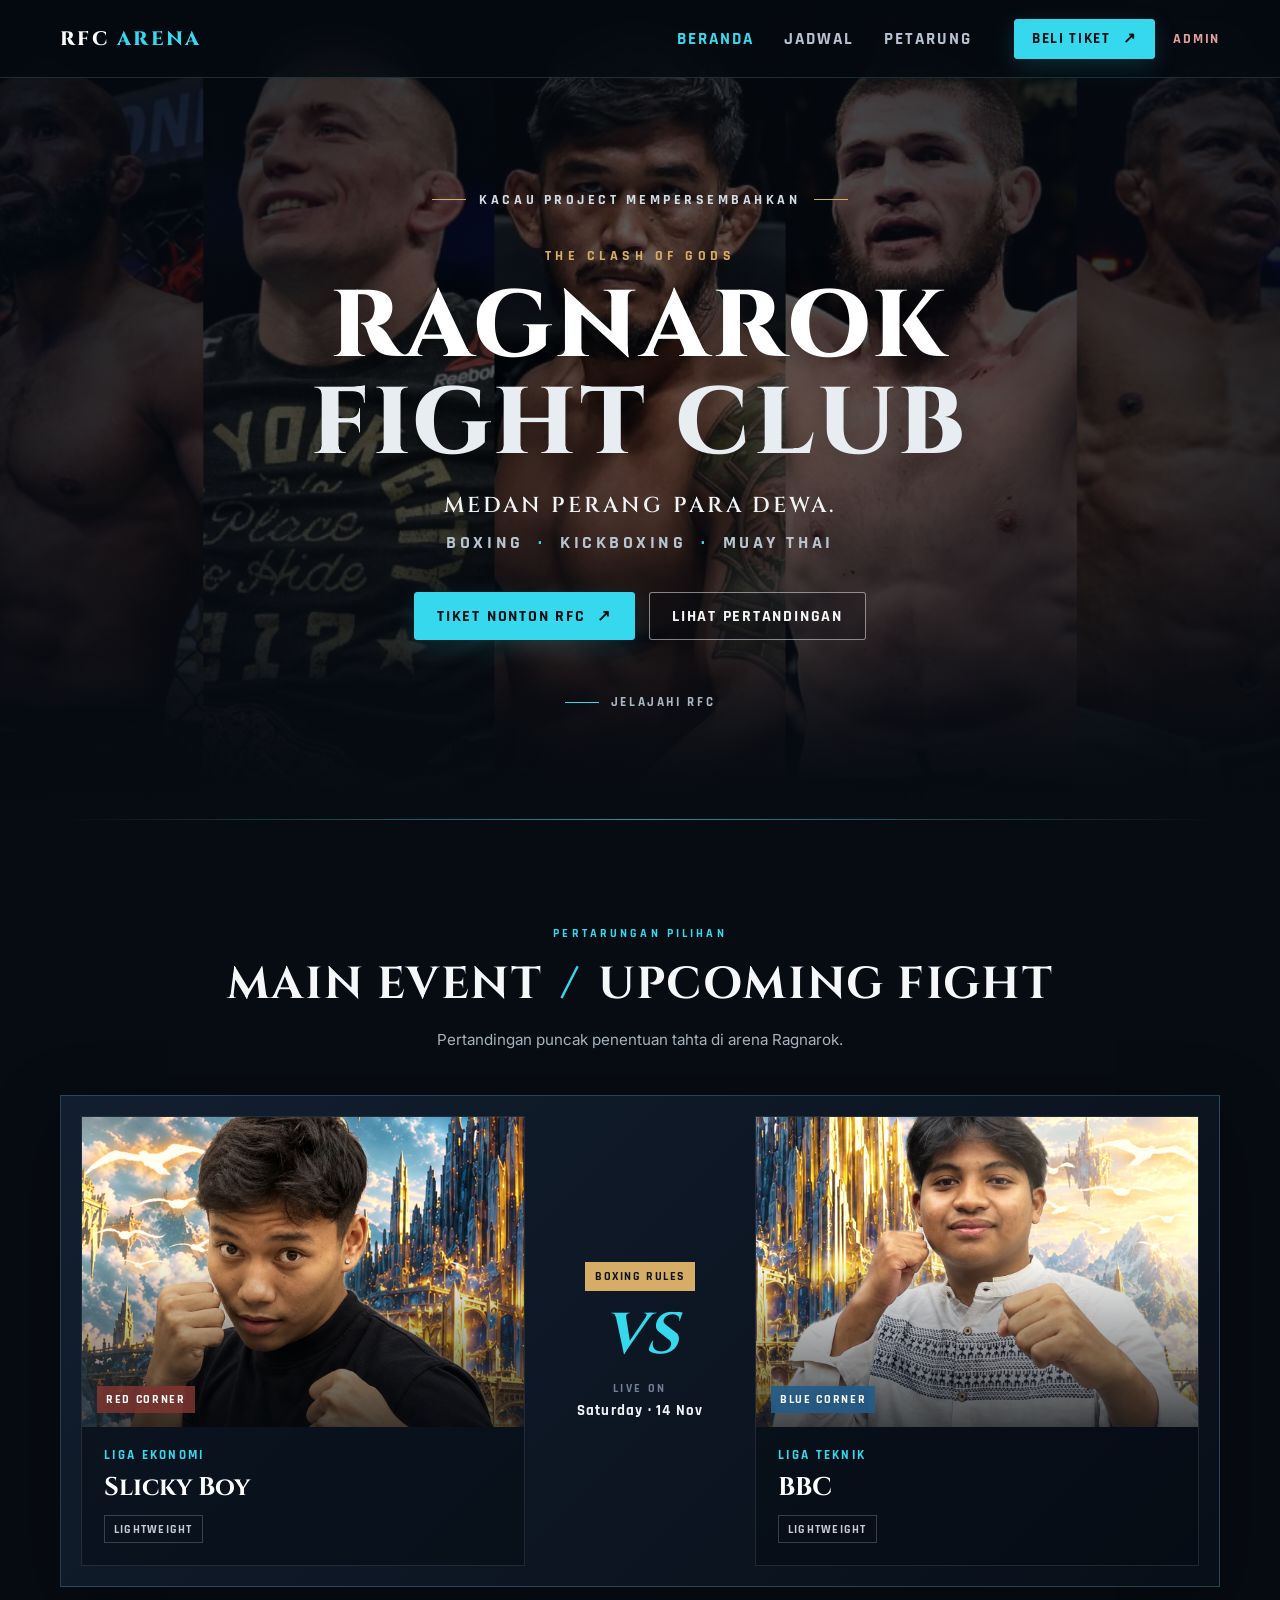
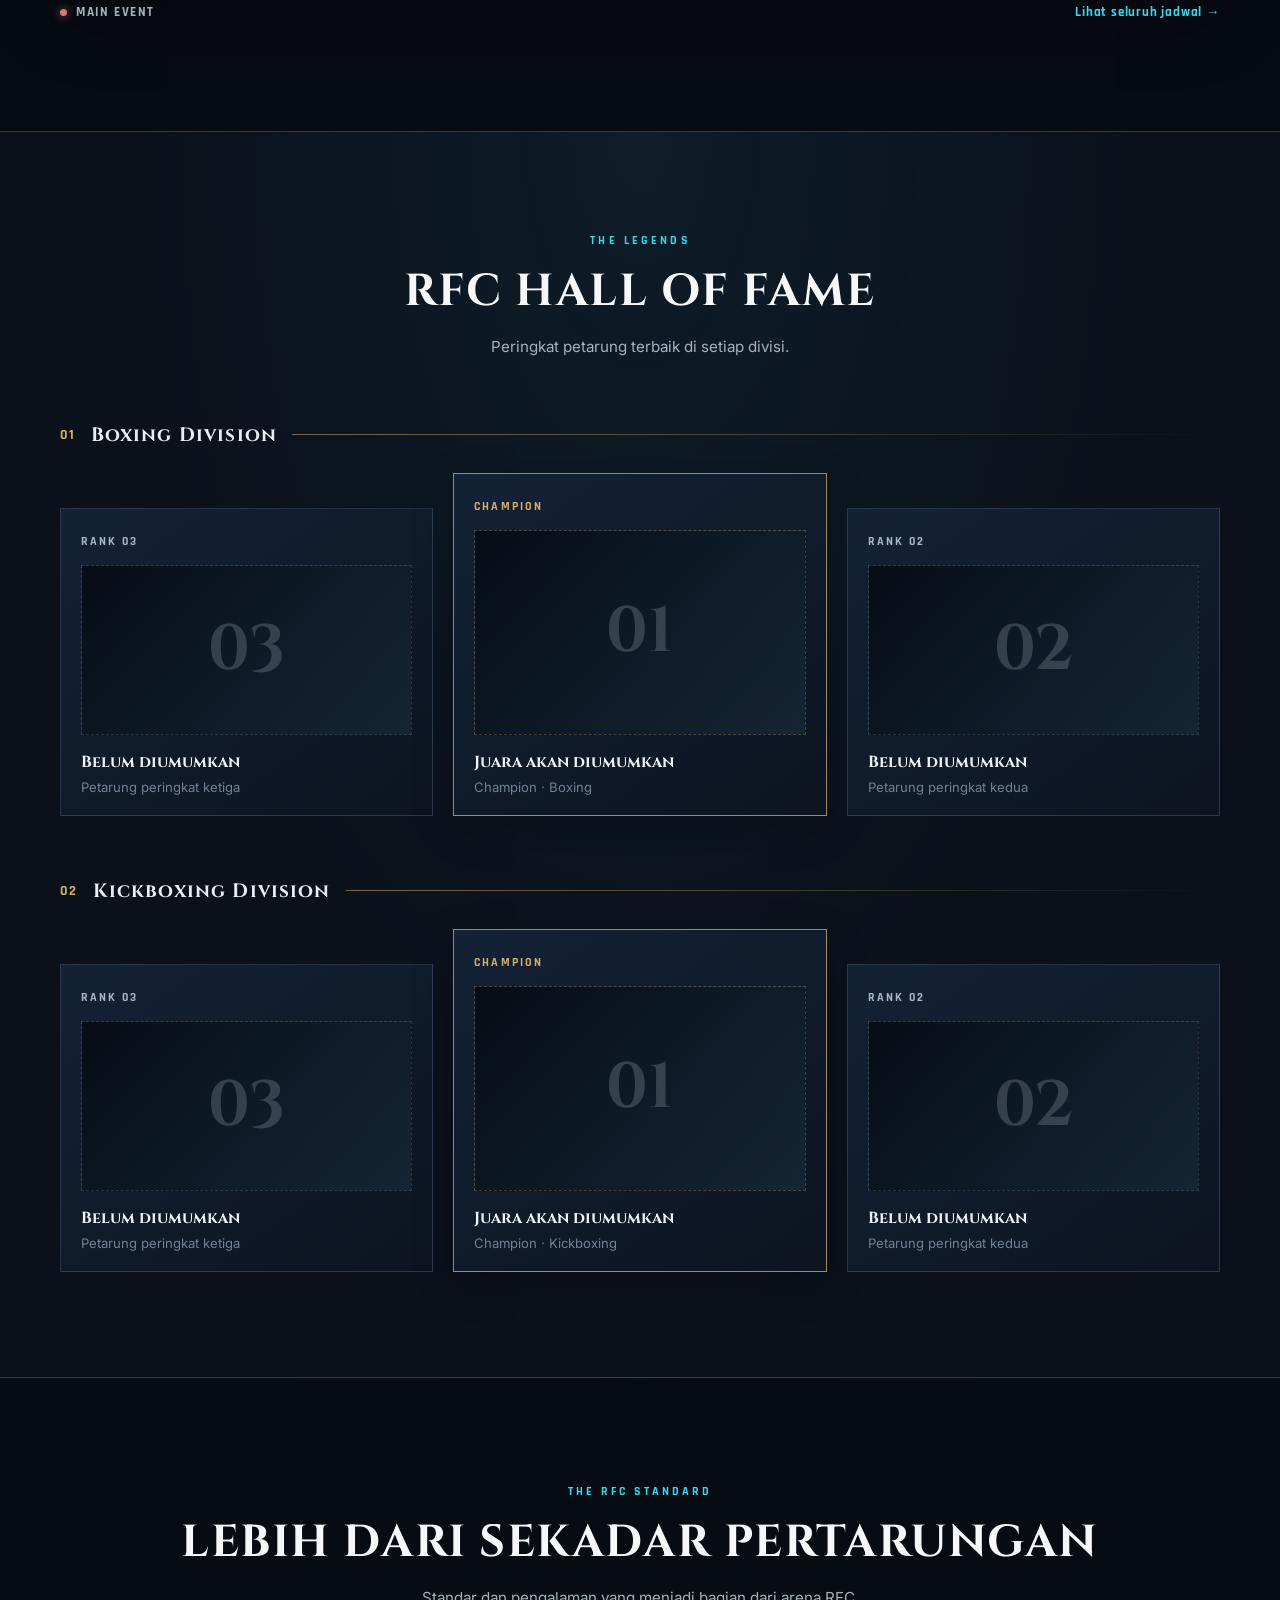
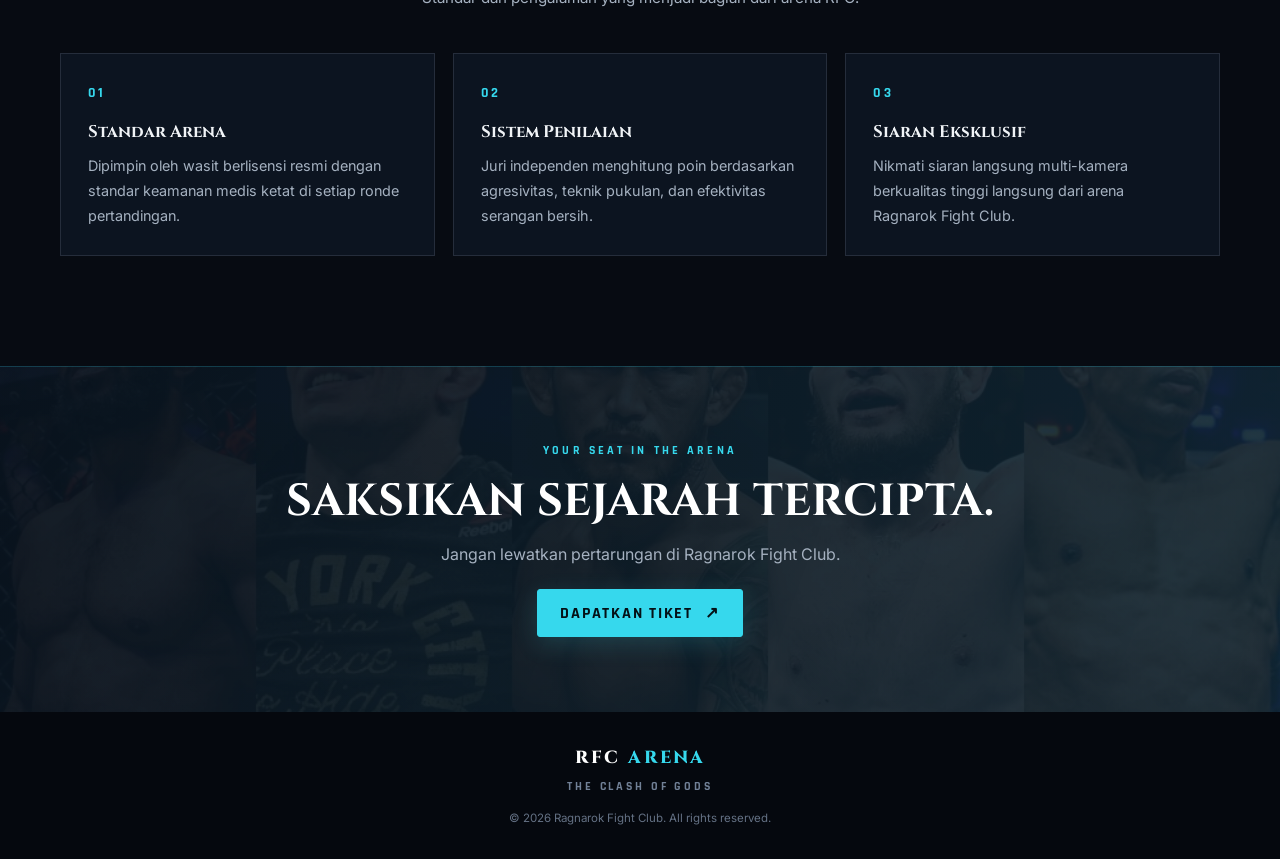
<file: index.html>
<!DOCTYPE html>
<html lang="id">
<head>
  <meta charset="UTF-8">
  <meta name="viewport" content="width=device-width, initial-scale=1">
  <meta name="theme-color" content="#070b12">
  <meta name="description" content="Ragnarok Fight Club — Boxing, Kickboxing, dan MMA. The Clash of Gods.">
  <title>Ragnarok Fight Club | The Clash of Gods</title>

  <link rel="preconnect" href="https://fonts.googleapis.com">
  <link rel="preconnect" href="https://fonts.gstatic.com" crossorigin>
  <link href="https://fonts.googleapis.com/css2?family=Cinzel:wght@500;600;700;800;900&family=Inter:wght@400;500;600;700;800&family=Rajdhani:wght@500;600;700&display=swap" rel="stylesheet">
  <link rel="stylesheet" href="index.css">
  <script src="index.js" defer></script>
</head>
<body>
  <a class="skip-link" href="#main">Lewati ke konten</a>

  <nav class="site-nav" aria-label="Navigasi utama">
    <div class="nav-inner">
      <a class="brand" href="index.html" aria-label="RFC Arena, beranda">
        <span class="brand-main">RFC</span><span class="brand-accent">ARENA</span>
      </a>

      <button class="menu-toggle" type="button" aria-label="Buka menu" aria-expanded="false" aria-controls="primary-menu">
        <span></span><span></span><span></span>
      </button>

      <div class="nav-panel" id="primary-menu">
        <ul class="nav-links">
          <li><a class="nav-link active" href="index.html" aria-current="page">Beranda</a></li>
          <li><a class="nav-link" href="jadwal-pertandingan.html">Jadwal</a></li>
          <li><a class="nav-link" href="petarung.html">Petarung</a></li>
        </ul>
        <div class="nav-actions">
          <a class="button button-nav" href="beli-tiket.html">Beli Tiket <span aria-hidden="true">↗</span></a>
          <a class="admin-link" href="admin-tiket.html">Admin</a>
        </div>
      </div>
    </div>
  </nav>

  <main id="main">
    <header class="hero">
      <div class="hero-backdrop" aria-hidden="true">
  <div class="hero-background-track">
    <img src="foto/bg2.jpg" alt="">
    <img src="foto/bg2.jpg" alt="">
   </div>
    </div>
      <div class="hero-content">
        <p class="eyebrow"><span class="eyebrow-line"></span>Kacau Project mempersembahkan<span class="eyebrow-line"></span></p>
        <p class="hero-kicker">THE CLASH OF GODS</p>
        <h1>Ragnarok <span>Fight Club</span></h1>
        <p class="hero-description">Medan perang para dewa.</p>
        <p class="hero-sports">Boxing <i>·</i> Kickboxing <i>·</i> Muay Thai</p>

        <div class="hero-actions">
          <a class="button button-primary" href="beli-tiket.html">Tiket Nonton RFC <span aria-hidden="true">↗</span></a>
          <a class="button button-ghost" href="jadwal-pertandingan.html">Lihat Pertandingan</a>
        </div>
        <a class="hero-scroll" href="#main-event"><span></span>Jelajahi RFC</a>
      </div>
      <div class="hero-bottom-line" aria-hidden="true"></div>
    </header>

    <section class="section main-event-section" id="main-event">
      <div class="section-heading">
        <p class="section-eyebrow">PERTARUNGAN PILIHAN</p>
        <h2>Main Event <span>/</span> Upcoming Fight</h2>
        <p>Pertandingan puncak penentuan tahta di arena Ragnarok.</p>
      </div>

      <article class="main-event-card">
        <div class="fighter-panel">
          <div class="fighter-photo">
            <img src="foto/slicky-boy.png" alt="Slicky Boy" onerror="this.onerror=null;this.src='https://images.unsplash.com/photo-1549719386-74dfcbf7dbed?auto=format&fit=crop&w=900&q=85';">
            <span class="fighter-corner">RED CORNER</span>
          </div>
          <div class="fighter-details">
            <p class="fighter-league">LIGA EKONOMI</p>
            <h3>Slicky Boy</h3>
            <span class="weight-class">Lightweight</span>
          </div>
        </div>

        <div class="versus-panel">
          <span class="match-type">BOXING RULES</span>
          <strong>VS</strong>
          <p>LIVE ON</p>
          <time datetime="2026-11-14">Saturday · 14 Nov</time>
        </div>

        <div class="fighter-panel">
          <div class="fighter-photo">
            <img src="foto/bbc.png" alt="BBC" onerror="this.onerror=null;this.src='https://images.unsplash.com/photo-1517838277536-f5f99be501cd?auto=format&fit=crop&w=900&q=85';">
            <span class="fighter-corner blue-corner">BLUE CORNER</span>
          </div>
          <div class="fighter-details">
            <p class="fighter-league">LIGA TEKNIK</p>
            <h3>BBC</h3>
            <span class="weight-class">Lightweight</span>
          </div>
        </div>
      </article>
      <div class="event-footer">
        <span><span class="status-dot"></span> MAIN EVENT</span>
        <a href="jadwal-pertandingan.html">Lihat seluruh jadwal <span aria-hidden="true">→</span></a>
      </div>
    </section>

    <section class="hall-section">
      <div class="section hall-inner">
        <div class="section-heading">
          <p class="section-eyebrow">THE LEGENDS</p>
          <h2>RFC Hall of Fame</h2>
          <p>Peringkat petarung terbaik di setiap divisi.</p>
        </div>

        <div class="division-block">
          <div class="division-heading">
            <span class="division-mark">01</span>
            <h3>Boxing Division</h3>
            <span class="division-rule"></span>
          </div>
          <div class="ranking-grid">
            <article class="ranking-card ranking-card-muted">
              <span class="rank-label">RANK 03</span>
              <div class="ranking-placeholder"><span>03</span></div>
              <div class="ranking-copy"><h4>Belum diumumkan</h4><p>Petarung peringkat ketiga</p></div>
            </article>
            <article class="ranking-card ranking-champion">
              <span class="rank-label champion-label">CHAMPION</span>
              <div class="ranking-placeholder"><span>01</span></div>
              <div class="ranking-copy"><h4>Juara akan diumumkan</h4><p>Champion · Boxing</p></div>
            </article>
            <article class="ranking-card ranking-card-muted">
              <span class="rank-label">RANK 02</span>
              <div class="ranking-placeholder"><span>02</span></div>
              <div class="ranking-copy"><h4>Belum diumumkan</h4><p>Petarung peringkat kedua</p></div>
            </article>
          </div>
        </div>

        <div class="division-block">
          <div class="division-heading">
            <span class="division-mark">02</span>
            <h3>Kickboxing Division</h3>
            <span class="division-rule"></span>
          </div>
          <div class="ranking-grid">
            <article class="ranking-card ranking-card-muted">
              <span class="rank-label">RANK 03</span>
              <div class="ranking-placeholder"><span>03</span></div>
              <div class="ranking-copy"><h4>Belum diumumkan</h4><p>Petarung peringkat ketiga</p></div>
            </article>
            <article class="ranking-card ranking-champion">
              <span class="rank-label champion-label">CHAMPION</span>
              <div class="ranking-placeholder"><span>01</span></div>
              <div class="ranking-copy"><h4>Juara akan diumumkan</h4><p>Champion · Kickboxing</p></div>
            </article>
            <article class="ranking-card ranking-card-muted">
              <span class="rank-label">RANK 02</span>
              <div class="ranking-placeholder"><span>02</span></div>
              <div class="ranking-copy"><h4>Belum diumumkan</h4><p>Petarung peringkat kedua</p></div>
            </article>
          </div>
        </div>
      </div>
    </section>

    <section class="section values-section">
      <div class="section-heading">
        <p class="section-eyebrow">THE RFC STANDARD</p>
        <h2>Lebih dari sekadar pertarungan</h2>
        <p>Standar dan pengalaman yang menjadi bagian dari arena RFC.</p>
      </div>
      <div class="values-grid">
        <article class="value-card">
          <span class="value-number">01</span>
          <h3>Standar Arena</h3>
          <p>Dipimpin oleh wasit berlisensi resmi dengan standar keamanan medis ketat di setiap ronde pertandingan.</p>
        </article>
        <article class="value-card">
          <span class="value-number">02</span>
          <h3>Sistem Penilaian</h3>
          <p>Juri independen menghitung poin berdasarkan agresivitas, teknik pukulan, dan efektivitas serangan bersih.</p>
        </article>
        <article class="value-card">
          <span class="value-number">03</span>
          <h3>Siaran Eksklusif</h3>
          <p>Nikmati siaran langsung multi-kamera berkualitas tinggi langsung dari arena Ragnarok Fight Club.</p>
        </article>
      </div>
    </section>

    <section class="closing-cta">
      <p class="section-eyebrow">YOUR SEAT IN THE ARENA</p>
      <h2>Saksikan sejarah tercipta.</h2>
      <p>Jangan lewatkan pertarungan di Ragnarok Fight Club.</p>
      <a class="button button-primary" href="beli-tiket.html">Dapatkan Tiket <span aria-hidden="true">↗</span></a>
    </section>
  </main>

  <footer class="site-footer">
    <a class="brand footer-brand" href="index.html"><span class="brand-main">RFC</span><span class="brand-accent">ARENA</span></a>
    <p>THE CLASH OF GODS</p>
    <small>© <span id="current-year">2026</span> Ragnarok Fight Club. All rights reserved.</small>
  </footer>
</body>
</html>
</file>
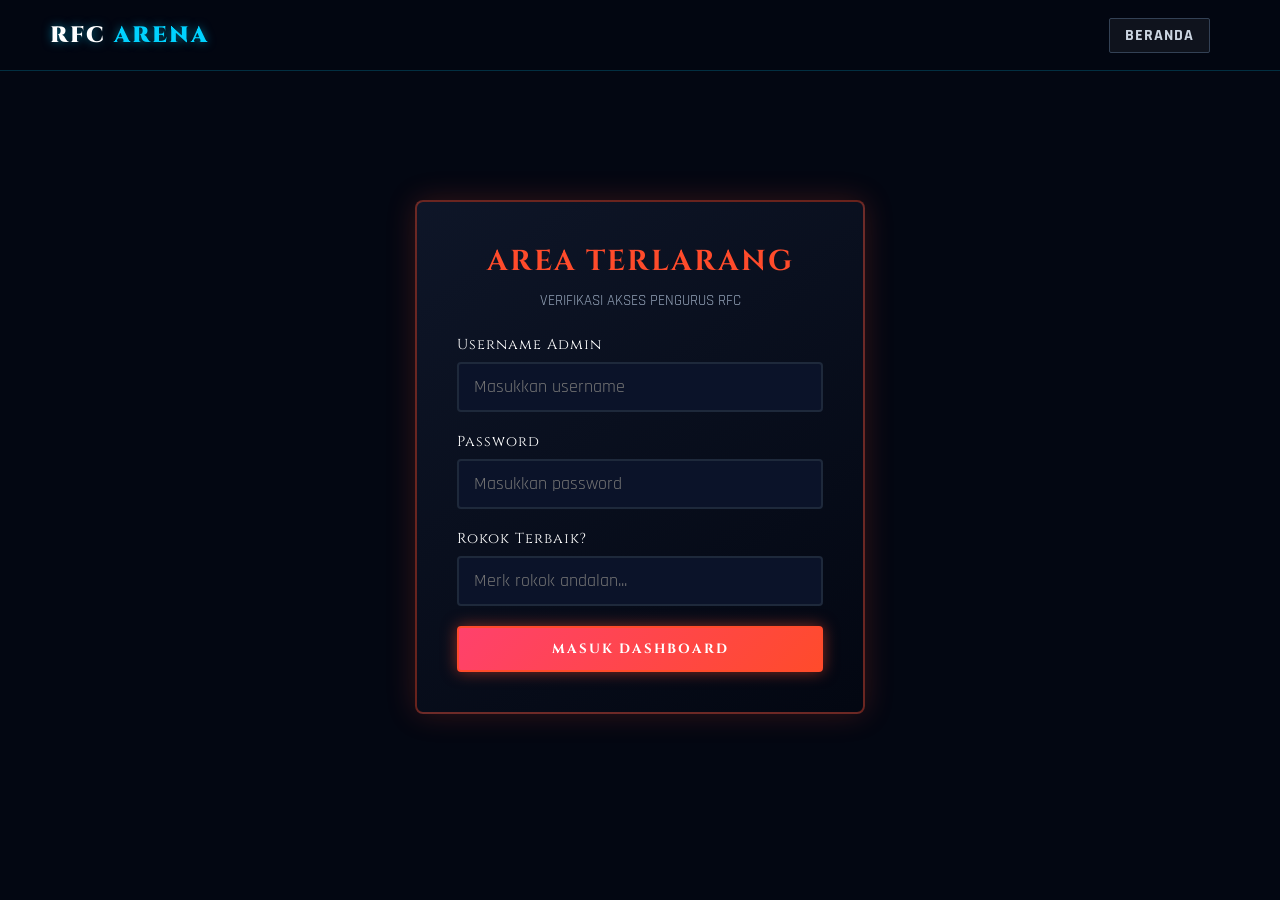
<file: admin-tiket.html>
<!DOCTYPE html>
<html lang="id">
<head>
    <meta charset="UTF-8">
    <meta name="viewport" content="width=device-width, initial-scale=1.0">
    <title>Admin Dashboard | Ragnarok Fight Club</title>
    <!-- Google Fonts: Cinzel & Rajdhani -->
    <link href="https://fonts.googleapis.com/css2?family=Cinzel:wght@600;700;900&family=Rajdhani:wght@500;700&display=swap" rel="stylesheet">
    <style>
        * {
            margin: 0;
            padding: 0;
            box-sizing: border-box;
            scroll-behavior: smooth;
        }
        body {
            background-color: #030712; 
            color: #e2e8f0;
            font-family: 'Rajdhani', sans-serif;
            overflow-x: hidden;
            padding-top: 100px;
        }

        /* NAVBAR */
        nav {
            position: fixed;
            top: 0;
            left: 0;
            width: 100%;
            display: flex;
            justify-content: space-between;
            align-items: center;
            padding: 20px 50px;
            background: rgba(3, 7, 18, 0.95);
            backdrop-filter: blur(10px);
            border-bottom: 1px solid rgba(0, 210, 255, 0.2);
            z-index: 1000;
        }

        .nav-logo {
            font-family: 'Cinzel', serif;
            font-size: 1.4rem;
            font-weight: 900;
            color: #ffffff;
            letter-spacing: 2px;
            text-decoration: none;
            text-shadow: 0 0 10px rgba(0, 210, 255, 0.5);
        }

        .nav-logo span {
            color: #00d2ff;
        }

        .nav-links {
            display: flex;
            gap: 20px;
            list-style: none;
            align-items: center;
        }

        .nav-links a {
            color: #94a3b8;
            text-decoration: none;
            font-size: 1rem;
            font-weight: 700;
            letter-spacing: 1px;
            text-transform: uppercase;
            transition: color 0.3s ease;
        }

        .nav-links a:hover {
            color: #00d2ff;
        }

        .btn-beranda {
            background: rgba(255, 255, 255, 0.05);
            color: #cbd5e1 !important;
            border: 1px solid #334155;
            padding: 6px 15px;
            border-radius: 2px;
            transition: 0.3s;
        }

        .btn-beranda:hover {
            background: rgba(255, 255, 255, 0.15);
            border-color: #94a3b8;
        }

        .btn-cek-tiket {
            background: linear-gradient(135deg, #0052D4, #4364F7);
            color: white !important;
            padding: 6px 15px;
            border-radius: 2px;
            box-shadow: 0 0 10px rgba(0, 210, 255, 0.4);
            transition: 0.3s;
            white-space: nowrap;
        }

        .btn-cek-tiket:hover {
            box-shadow: 0 0 18px rgba(0, 210, 255, 0.8);
        }

        /* CONTAINER */
        .admin-container {
            max-width: 1250px;
            margin: 0 auto;
            padding: 40px 20px;
        }

        /* LOGIN BOX */
        #login-section {
            max-width: 450px;
            margin: 60px auto;
            background: linear-gradient(145deg, rgba(15, 23, 42, 0.95), rgba(3, 7, 18, 0.98));
            border: 2px solid rgba(255, 75, 43, 0.4);
            border-radius: 8px;
            padding: 40px;
            box-shadow: 0 0 30px rgba(255, 75, 43, 0.2);
            text-align: center;
        }

        #login-section h2 {
            font-family: 'Cinzel', serif;
            color: #ff4b2b;
            font-size: 1.8rem;
            margin-bottom: 10px;
            letter-spacing: 2px;
        }

        #login-section p {
            color: #94a3b8;
            font-size: 0.95rem;
            margin-bottom: 25px;
            text-transform: uppercase;
        }

        .form-group {
            margin-bottom: 20px;
            text-align: left;
        }

        .form-group label {
            display: block;
            font-family: 'Cinzel', serif;
            font-size: 0.9rem;
            color: #ffffff;
            margin-bottom: 8px;
            letter-spacing: 1px;
        }

        .form-control {
            width: 100%;
            background: #0b1329;
            border: 2px solid #1e293b;
            padding: 12px 15px;
            color: #ffffff;
            font-family: 'Rajdhani', sans-serif;
            font-size: 1.1rem;
            border-radius: 4px;
        }

        .form-control:focus {
            outline: none;
            border-color: #ff4b2b;
            box-shadow: 0 0 10px rgba(255, 75, 43, 0.3);
        }

        .btn-login {
            width: 100%;
            background: linear-gradient(135deg, #ff416c, #ff4b2b);
            color: white;
            border: 2px solid #ff4b2b;
            padding: 12px;
            font-family: 'Cinzel', serif;
            font-weight: 700;
            letter-spacing: 2px;
            text-transform: uppercase;
            border-radius: 4px;
            cursor: pointer;
            box-shadow: 0 0 15px rgba(255, 75, 43, 0.5);
            transition: all 0.3s ease;
        }

        .btn-login:hover {
            box-shadow: 0 0 25px rgba(255, 75, 43, 0.9);
        }

        /* DASHBOARD SECTION */
        #dashboard-section {
            display: none;
        }

        .dash-header {
            display: flex;
            justify-content: space-between;
            align-items: center;
            margin-bottom: 25px;
            flex-wrap: wrap;
            gap: 15px;
        }

        .dash-header h2 {
            font-family: 'Cinzel', serif;
            font-size: 2rem;
            color: #00d2ff;
            letter-spacing: 2px;
        }

        .btn-logout {
            background: transparent;
            color: #ff4b2b;
            border: 1px solid #ff4b2b;
            padding: 8px 20px;
            font-family: 'Cinzel', serif;
            font-weight: 700;
            cursor: pointer;
            border-radius: 2px;
            transition: 0.3s;
        }

        .btn-logout:hover {
            background: rgba(255, 75, 43, 0.1);
        }

        /* STATS CARDS AS BUTTONS */
        .stats-container {
            display: grid;
            grid-template-columns: repeat(auto-fit, minmax(220px, 1fr));
            gap: 20px;
            margin-bottom: 25px;
        }

        .stat-card {
            background: linear-gradient(145deg, rgba(15, 23, 42, 0.9), rgba(3, 7, 18, 0.95));
            border: 2px solid #1e293b;
            border-radius: 8px;
            padding: 20px;
            text-align: center;
            box-shadow: 0 4px 15px rgba(0,0,0,0.5);
            cursor: pointer;
            transition: 0.3s;
        }
        .stat-card:hover {
            border-color: #00d2ff;
            transform: translateY(-3px);
        }
        .stat-card.active-filter {
            border-color: #00d2ff;
            background: linear-gradient(145deg, rgba(0, 210, 255, 0.15), rgba(3, 7, 18, 0.95));
            box-shadow: 0 0 15px rgba(0, 210, 255, 0.3);
        }

        .stat-card h3 {
            font-family: 'Cinzel', serif;
            font-size: 0.9rem;
            color: #94a3b8;
            letter-spacing: 1px;
            margin-bottom: 8px;
            text-transform: uppercase;
        }

        .stat-card .stat-number {
            font-size: 2.2rem;
            font-weight: 900;
            color: #ffffff;
            font-family: 'Cinzel', serif;
        }

        .stat-total .stat-number { color: #00d2ff; text-shadow: 0 0 10px rgba(0, 210, 255, 0.4); }
        .stat-pending .stat-number { color: #f5af19; text-shadow: 0 0 10px rgba(245, 175, 25, 0.4); }
        .stat-approved .stat-number { color: #22c55e; text-shadow: 0 0 10px rgba(34, 197, 94, 0.4); }
        .stat-rejected .stat-number { color: #ff4b2b; text-shadow: 0 0 10px rgba(255, 75, 43, 0.4); }

        /* SEARCH BAR SECTION */
        .search-container {
            margin-bottom: 20px;
        }
        .search-input {
            width: 100%;
            background: linear-gradient(145deg, rgba(15, 23, 42, 0.9), rgba(3, 7, 18, 0.95));
            border: 2px solid #1e293b;
            padding: 14px 20px;
            color: #ffffff;
            font-family: 'Rajdhani', sans-serif;
            font-size: 1.1rem;
            border-radius: 8px;
            transition: 0.3s;
        }
        .search-input:focus {
            outline: none;
            border-color: #00d2ff;
            box-shadow: 0 0 15px rgba(0, 210, 255, 0.3);
        }

        /* TABLE STYLING */
        .table-responsive {
            width: 100%;
            overflow-x: auto;
            background: linear-gradient(145deg, rgba(15, 23, 42, 0.9), rgba(3, 7, 18, 0.95));
            border: 2px solid rgba(0, 210, 255, 0.3);
            border-radius: 8px;
            box-shadow: 0 0 20px rgba(0, 210, 255, 0.1);
        }

        table {
            width: 100%;
            border-collapse: collapse;
            text-align: left;
            white-space: nowrap;
        }

        th, td {
            padding: 15px 20px;
            border-bottom: 1px solid #1e293b;
        }

        th {
            background-color: #0b1329;
            color: #00d2ff;
            font-family: 'Cinzel', serif;
            font-size: 0.95rem;
            letter-spacing: 1px;
        }

        td {
            color: #cbd5e1;
            font-size: 1.05rem;
        }

        .badge-pending {
            background: rgba(245, 175, 25, 0.15);
            color: #f5af19;
            border: 1px solid #f5af19;
            padding: 4px 10px;
            border-radius: 2px;
            font-weight: 700;
            font-size: 0.85rem;
        }

        .badge-approved {
            background: rgba(0, 210, 255, 0.15);
            color: #00d2ff;
            border: 1px solid #00d2ff;
            padding: 4px 10px;
            border-radius: 2px;
            font-weight: 700;
            font-size: 0.85rem;
        }

        .badge-rejected {
            background: rgba(255, 75, 43, 0.15);
            color: #ff4b2b;
            border: 1px solid #ff4b2b;
            padding: 4px 10px;
            border-radius: 2px;
            font-weight: 700;
            font-size: 0.85rem;
        }

        .badge-terpakai {
            background: rgba(168, 85, 247, 0.15);
            color: #c084fc;
            border: 1px solid #c084fc;
            padding: 4px 10px;
            border-radius: 2px;
            font-weight: 700;
            font-size: 0.85rem;
        }

        /* BADGE TIPE TIKET */
        .badge-tier-reg {
            background: rgba(148, 163, 184, 0.15);
            color: #94a3b8;
            border: 1px solid #94a3b8;
            padding: 3px 8px;
            border-radius: 2px;
            font-weight: 700;
            font-size: 0.8rem;
        }
        .badge-tier-seat {
            background: rgba(59, 130, 246, 0.15);
            color: #3b82f6;
            border: 1px solid #3b82f6;
            padding: 3px 8px;
            border-radius: 2px;
            font-weight: 700;
            font-size: 0.8rem;
        }
        .badge-tier-vip {
            background: rgba(245, 175, 25, 0.15);
            color: #f5af19;
            border: 1px solid #f5af19;
            padding: 3px 8px;
            border-radius: 2px;
            font-weight: 700;
            font-size: 0.8rem;
        }

        .action-buttons {
            display: flex;
            gap: 8px;
            align-items: center;
        }

        .btn-action {
            background: linear-gradient(135deg, #0052D4, #4364F7);
            color: white;
            border: none;
            padding: 6px 12px;
            font-family: 'Rajdhani', sans-serif;
            font-weight: 700;
            border-radius: 2px;
            cursor: pointer;
            text-transform: uppercase;
            font-size: 0.85rem;
            letter-spacing: 1px;
            transition: 0.3s;
        }
        .btn-action:hover {
            box-shadow: 0 0 10px rgba(0, 210, 255, 0.6);
        }

        .btn-reject {
            background: linear-gradient(135deg, #f5af19, #f2709c);
            color: white;
            border: none;
            padding: 6px 12px;
            font-family: 'Rajdhani', sans-serif;
            font-weight: 700;
            border-radius: 2px;
            cursor: pointer;
            text-transform: uppercase;
            font-size: 0.85rem;
            letter-spacing: 1px;
            transition: 0.3s;
        }
        .btn-reject:hover {
            box-shadow: 0 0 10px rgba(245, 175, 25, 0.6);
        }

        .btn-edit {
            background: linear-gradient(135deg, #8b5cf6, #ec4899);
            color: white;
            border: none;
            padding: 6px 12px;
            font-family: 'Rajdhani', sans-serif;
            font-weight: 700;
            border-radius: 2px;
            cursor: pointer;
            text-transform: uppercase;
            font-size: 0.85rem;
            letter-spacing: 1px;
            transition: 0.3s;
        }
        .btn-edit:hover {
            box-shadow: 0 0 10px rgba(139, 92, 246, 0.8);
        }

        .btn-delete {
            background: linear-gradient(135deg, #ff416c, #ff4b2b);
            color: white;
            border: none;
            padding: 6px 12px;
            font-family: 'Rajdhani', sans-serif;
            font-weight: 700;
            border-radius: 2px;
            cursor: pointer;
            text-transform: uppercase;
            font-size: 0.85rem;
            letter-spacing: 1px;
            transition: 0.3s;
        }
        .btn-delete:hover {
            box-shadow: 0 0 10px rgba(255, 75, 43, 0.8);
        }

        .link-bukti {
            color: #00d2ff;
            text-decoration: none;
            font-weight: 700;
        }
        .link-bukti:hover {
            text-decoration: underline;
        }

        /* --- TAMPILAN MOBILE (HP) --- */
        @media (max-width: 768px) {
            nav {
                padding: 12px 15px;
                flex-direction: column;
                gap: 10px;
                align-items: center;
            }

            .nav-logo {
                font-size: 1.2rem;
            }

            .nav-links {
                display: flex;
                gap: 10px;
                list-style: none;
                width: 100%;
                justify-content: center;
                align-items: center;
            }

            .nav-links a {
                font-size: 0.75rem;
                padding: 5px 10px !important;
                white-space: nowrap;
            }

            .stats-container {
                display: flex;
                flex-direction: row;
                overflow-x: auto;
                gap: 10px;
                padding-bottom: 8px;
                -webkit-overflow-scrolling: touch;
                scroll-snap-type: x mandatory;
            }

            .stats-container::-webkit-scrollbar {
                display: none;
            }

            .stat-card {
                min-width: 42vw;
                max-width: 42vw;
                padding: 12px 10px;
                scroll-snap-align: center;
                flex-shrink: 0;
            }

            .stat-card h3 {
                font-size: 0.75rem;
                margin-bottom: 4px;
            }

            .stat-card .stat-number {
                font-size: 1.6rem;
            }

            .dash-header h2 {
                font-size: 1.4rem;
            }
        }
    </style>
</head>
<body>

    <!-- NAVBAR -->
    <nav>
        <a href="index.html" class="nav-logo">RFC <span>ARENA</span></a>
        <ul class="nav-links">
            <li><a href="index.html" class="btn-beranda">Beranda</a></li>
            <li></li>
        </ul>
    </nav>

    <div class="admin-container">

        <!-- KOTAK LOGIN ADMIN -->
        <div id="login-section">
            <h2>AREA TERLARANG</h2>
            <p>Verifikasi Akses Pengurus RFC</p>
            
            <form onsubmit="handleLogin(event)">
                <div class="form-group">
                    <label for="username">Username Admin</label>
                    <input type="text" id="username" class="form-control" placeholder="Masukkan username" required>
                </div>

                <div class="form-group">
                    <label for="password">Password</label>
                    <input type="password" id="password" class="form-control" placeholder="Masukkan password" required>
                </div>

                <div class="form-group">
                    <label for="rokok">Rokok Terbaik?</label>
                    <input type="text" id="rokok" class="form-control" placeholder="Merk rokok andalan..." required>
                </div>

                <button type="submit" class="btn-login">Masuk Dashboard</button>
            </form>
        </div>

        <!-- DASHBOARD ADMIN -->
        <div id="dashboard-section">
            <div class="dash-header">
                <a href="cek-tiket.html" class="btn-cek-tiket">Cek Tiket Masuk 🔍</a>
                <h2>Verifikasi Tiket Penonton</h2>
                <button class="btn-logout" onclick="handleLogout()">Keluar</button>
            </div>

            <!-- STATS CARDS AS FILTER BUTTONS -->
            <div class="stats-container">
                <div class="stat-card stat-total active-filter" id="card-all" onclick="setFilter('all')">
                    <h3>Total Pendaftar</h3>
                    <div class="stat-number" id="count-total">0</div>
                </div>
                <div class="stat-card stat-pending" id="card-pending" onclick="setFilter('pending')">
                    <h3>Belum Direspon</h3>
                    <div class="stat-number" id="count-pending">0</div>
                </div>
                <div class="stat-card stat-approved" id="card-approved" onclick="setFilter('approved')">
                    <h3>Disetujui (Approved)</h3>
                    <div class="stat-number" id="count-approved">0</div>
                </div>
                <div class="stat-card stat-rejected" id="card-rejected" onclick="setFilter('rejected')">
                    <h3>Ditolak</h3>
                    <div class="stat-number" id="count-rejected">0</div>
                </div>
            </div>

            <!-- SEARCH BAR -->
            <div class="search-container">
                <input type="text" id="search-input" class="search-input" placeholder="🔍 Cari berdasarkan 4 digit terakhir kode tiket (misal: 7771) atau nama penonton..." oninput="filterDataTabel()">
            </div>

            <div class="table-responsive">
                <table>
                    <thead>
                        <tr>
                            <th>Waktu Beli</th>
                            <th>Nama Lengkap</th>
                            <th>No WhatsApp</th>
                            <th>Tipe Tiket</th>
                            <th>Bukti Transfer</th>
                            <th>Status</th>
                            <th>Kode Tiket</th>
                            <th>Aksi</th>
                        </tr>
                    </thead>
                    <tbody id="ticket-table-body">
                        <tr>
                            <td colspan="8" style="text-align: center; color: #94a3b8;">Memuat data tiket...</td>
                        </tr>
                    </tbody>
                </table>
            </div>
        </div>

    </div>

    <!-- JAVASCRIPT LOGIC ADMIN -->
    <script>
        const URL_WEB_APP = "https://script.google.com/macros/s/AKfycbzHSN2k0ATfksxMGVKhTNQTp-sCHg_AdbqEPf-3nKp1qDYQcVuuOYG8vjcZzFsjBgp2/exec";

        let allTickets = [];
        let currentFilter = 'all';

        window.onload = function() {
            if (localStorage.getItem("rfc_admin_logged") === "true") {
                bukaDashboard();
            }
        };

        function handleLogin(event) {
            event.preventDefault();
            const user = document.getElementById('username').value.trim();
            const pass = document.getElementById('password').value.trim();
            const rokok = document.getElementById('rokok').value.trim().toLowerCase();

            const encodedUser = "YW1ib24="; 
            const encodedPass = "ZGlja2Jvbg==";
            const encodedRokok = "Y2FtZWw=";

            const decode = (str) => atob(str);

            if (user === decode(encodedUser) && pass === decode(encodedPass) && rokok === decode(encodedRokok)) {
                localStorage.setItem("rfc_admin_logged", "true");
                bukaDashboard();
            } else {
                alert("Verifikasi gagal! Pastikan semua kolom terisi dengan benar.");
            }
        }

        function bukaDashboard() {
            document.getElementById('login-section').style.display = 'none';
            document.getElementById('dashboard-section').style.display = 'block';
            muatDataTiket();
        }

        function handleLogout() {
            localStorage.removeItem("rfc_admin_logged");
            document.getElementById('dashboard-section').style.display = 'none';
            document.getElementById('login-section').style.display = 'block';
            document.getElementById('username').value = "";
            document.getElementById('password').value = "";
            document.getElementById('rokok').value = "";
        }

        async function muatDataTiket() {
            const tbody = document.getElementById('ticket-table-body');
            try {
                const response = await fetch(URL_WEB_APP);
                allTickets = await response.json();

                updateStatsCount();
                renderTable();

            } catch (error) {
                console.error("Gagal memuat data:", error);
                tbody.innerHTML = `<tr><td colspan="8" style="text-align: center; color: #ff4b2b;">Gagal terhubung ke database. Periksa URL Web App.</td></tr>`;
            }
        }

        function updateStatsCount() {
            let total = allTickets.length;
            let pending = 0;
            let approved = 0;
            let rejected = 0;

            allTickets.forEach(t => {
                if (t.status === "Approved" || t.status === "Terpakai") approved++;
                else if (t.status === "Ditolak") rejected++;
                else pending++;
            });

            document.getElementById('count-total').innerText = total;
            document.getElementById('count-pending').innerText = pending;
            document.getElementById('count-approved').innerText = approved;
            document.getElementById('count-rejected').innerText = rejected;
        }

        function setFilter(filterType) {
            currentFilter = filterType;
            
            document.querySelectorAll('.stat-card').forEach(card => card.classList.remove('active-filter'));
            if (filterType === 'all') document.getElementById('card-all').classList.add('active-filter');
            if (filterType === 'pending') document.getElementById('card-pending').classList.add('active-filter');
            if (filterType === 'approved') document.getElementById('card-approved').classList.add('active-filter');
            if (filterType === 'rejected') document.getElementById('card-rejected').classList.add('active-filter');

            renderTable();
        }

        function filterDataTabel() {
            renderTable();
        }

        function renderTable() {
            const tbody = document.getElementById('ticket-table-body');
            const searchKeyword = document.getElementById('search-input').value.trim().toLowerCase();

            let filtered = allTickets.filter(ticket => {
                if (currentFilter === 'pending') {
                    return ticket.status !== "Approved" && ticket.status !== "Terpakai" && ticket.status !== "Ditolak";
                } else if (currentFilter === 'approved') {
                    return ticket.status === "Approved" || ticket.status === "Terpakai";
                } else if (currentFilter === 'rejected') {
                    return ticket.status === "Ditolak";
                }
                return true; 
            });

            if (searchKeyword !== "") {
                filtered = filtered.filter(ticket => {
                    const kode = ticket.kodeTiket ? ticket.kodeTiket.toLowerCase() : "";
                    const nama = ticket.nama ? ticket.nama.toLowerCase() : "";
                    return kode.includes(searchKeyword) || nama.includes(searchKeyword);
                });
            }

            if (filtered.length === 0) {
                tbody.innerHTML = `<tr><td colspan="8" style="text-align: center; color: #94a3b8;">Tidak ada data tiket yang ditemukan.</td></tr>`;
                return;
            }

            tbody.innerHTML = "";
            filtered.forEach(ticket => {
                const tanggal = new Date(ticket.timestamp).toLocaleString('id-ID');
                
                let statusBadge = `<span class="badge-pending">Pending</span>`;
                if (ticket.status === "Approved") {
                    statusBadge = `<span class="badge-approved">Approved</span>`;
                } else if (ticket.status === "Terpakai") {
                    statusBadge = `<span class="badge-terpakai">Terpakai ✅</span>`;
                } else if (ticket.status === "Ditolak") {
                    statusBadge = `<span class="badge-rejected">Ditolak</span>`;
                }

                // Badge Tipe Tiket
                let tierBadge = `<span class="badge-tier-reg">REGULER</span>`;
                const tipe = ticket.tipeTiket ? ticket.tipeTiket.toLowerCase() : "reguler";
                if (tipe === 'seat') {
                    tierBadge = `<span class="badge-tier-seat">SEAT</span>`;
                } else if (tipe === 'vip') {
                    tierBadge = `<span class="badge-tier-vip">VIP</span>`;
                }
                
                const kodeDisplay = ticket.kodeTiket && ticket.kodeTiket !== "-" ? ticket.kodeTiket : "-";
                
                const aksiButton = `
                    <div class="action-buttons">
                        <button class="btn-action" onclick="ubahStatus(${ticket.rowId}, 'Approved', '${ticket.nama}', '${ticket.no_hp}')">Approve</button>
                        <button class="btn-reject" onclick="ubahStatus(${ticket.rowId}, 'Ditolak', '${ticket.nama}', '${ticket.no_hp}')">Tolak</button>
                        <button class="btn-edit" onclick="editTipeTiket(${ticket.rowId}, '${ticket.nama}', '${ticket.tipeTiket || 'Reguler'}')">Edit Tipe</button>
                        <button class="btn-delete" onclick="hapusTiket(${ticket.rowId}, '${ticket.nama}')">Hapus</button>
                    </div>
                `;

                const tr = document.createElement('tr');
                tr.innerHTML = `
                    <td>${tanggal}</td>
                    <td><strong>${ticket.nama}</strong></td>
                    <td>${ticket.no_hp}</td>
                    <td>${tierBadge}</td>
                    <td><a href="${ticket.linkBukti}" target="_blank" class="link-bukti">Lihat Foto 🔍</a></td>
                    <td>${statusBadge}</td>
                    <td><code>${kodeDisplay}</code></td>
                    <td>${aksiButton}</td>
                `;
                tbody.appendChild(tr);
            });
        }

        async function editTipeTiket(rowId, nama, currentTier) {
            const pilihanBaru = prompt(`Ubah Tipe Tiket untuk "${nama}"\n\nKetik salah satu pilihan:\n- Reguler\n- Seat\n- VIP`, currentTier);
            if (!pilihanBaru) return;

            const formatTipe = pilihanBaru.trim();
            if (!['reguler', 'seat', 'vip'].includes(formatTipe.toLowerCase())) {
                alert("Pilihan tidak valid! Harap masukkan: Reguler, Seat, atau VIP.");
                return;
            }

            try {
                const res = await fetch(URL_WEB_APP, {
                    method: 'POST',
                    headers: { 'Content-Type': 'text/plain;charset=utf-8' },
                    body: JSON.stringify({ action: "updateTier", rowId: rowId, tipeTiket: formatTipe })
                });
                const result = await res.json();
                alert(`Tipe tiket atas nama ${nama} berhasil diubah menjadi ${formatTipe}!`);

                await new Promise(resolve => setTimeout(resolve, 1000));
                muatDataTiket();
            } catch (error) {
                console.error("Error updating tier:", error);
                alert("Terjadi kesalahan saat mengubah tipe tiket.");
            }
        }

        async function ubahStatus(rowId, statusAksi, nama, noHp) {
            const konfirmasiPesan = statusAksi === 'Approved' 
                ? `Konfirmasi pembayaran tiket atas nama ${nama}? (WhatsApp akan otomatis terbuka)`
                : `Apakah Anda yakin ingin MENOLAK tiket atas nama ${nama}?`;

            if (!confirm(konfirmasiPesan)) return;

            try {
                const res = await fetch(URL_WEB_APP, {
                    method: 'POST',
                    headers: { 'Content-Type': 'text/plain;charset=utf-8' },
                    body: JSON.stringify({ action: "updateStatus", rowId: rowId, status: statusAksi })
                });
                const result = await res.json();

                if (statusAksi === 'Approved') {
                    const officialKode = result.kodeTiket || "RFC-TKT-XXXX";
                    
                    let formattedHp = noHp.toString().replace(/\D/g, ''); 
                    if (formattedHp.startsWith('0')) {
                        formattedHp = '62' + formattedHp.substring(1);
                    } else if (formattedHp.startsWith('8')) {
                        formattedHp = '62' + formattedHp;
                    }

                    const last4 = officialKode.slice(-4);
                    const qrUrl = `https://api.qrserver.com/v1/create-qr-code/?size=250x250&data=${encodeURIComponent(last4)}`;

                    const pesan = `Halo Kak *${nama}*, pembayaran tiket RFC (Ragnarok Fight Club) Anda telah diverifikasi & di-approve! 🎉\n\n🔑 *Kode Tiket Unik:* ${officialKode}\n\n📱 *QR Code Tiket Anda:* \n${qrUrl}\n\nTunjukkan QR Code atau 4 digit kode tiket di atas ke petugas gate saat masuk venue ya. Sampai jumpa di arena! 🥊🔥`;
                    const waUrl = `https://wa.me/${formattedHp}?text=${encodeURIComponent(pesan)}`;
                    window.open(waUrl, '_blank');
                    alert("Tiket berhasil di-approve! Tab WhatsApp pengiriman pesan ke pembeli telah dibuka.");
                } else {
                    alert(`Status tiket atas nama ${nama} berhasil diubah menjadi Ditolak.`);
                }

                await new Promise(resolve => setTimeout(resolve, 1000));
                muatDataTiket(); 

            } catch (error) {
                console.error("Error updating status:", error);
                alert("Terjadi kesalahan saat memproses status.");
            }
        }

        async function hapusTiket(rowId, nama) {
            const konfirmasiHapus = confirm(`⚠️ PERINGATAN!\n\nApakah Anda benar-benar ingin MENGHAPUS data tiket atas nama "${nama}"?\nData yang dihapus tidak dapat dikembalikan.`);
            
            if (!konfirmasiHapus) return;

            try {
                await fetch(URL_WEB_APP, {
                    method: 'POST',
                    mode: 'no-cors',
                    headers: { 'Content-Type': 'text/plain;charset=utf-8' },
                    body: JSON.stringify({ action: "delete", rowId: rowId })
                });

                alert(`Data tiket atas nama ${nama} berhasil dihapus.`);
                await new Promise(resolve => setTimeout(resolve, 1000));
                muatDataTiket(); 

            } catch (error) {
                console.error("Error deleting:", error);
                alert("Terjadi kesalahan saat menghapus data.");
            }
        }
    </script>
</body>
</html>
</file>
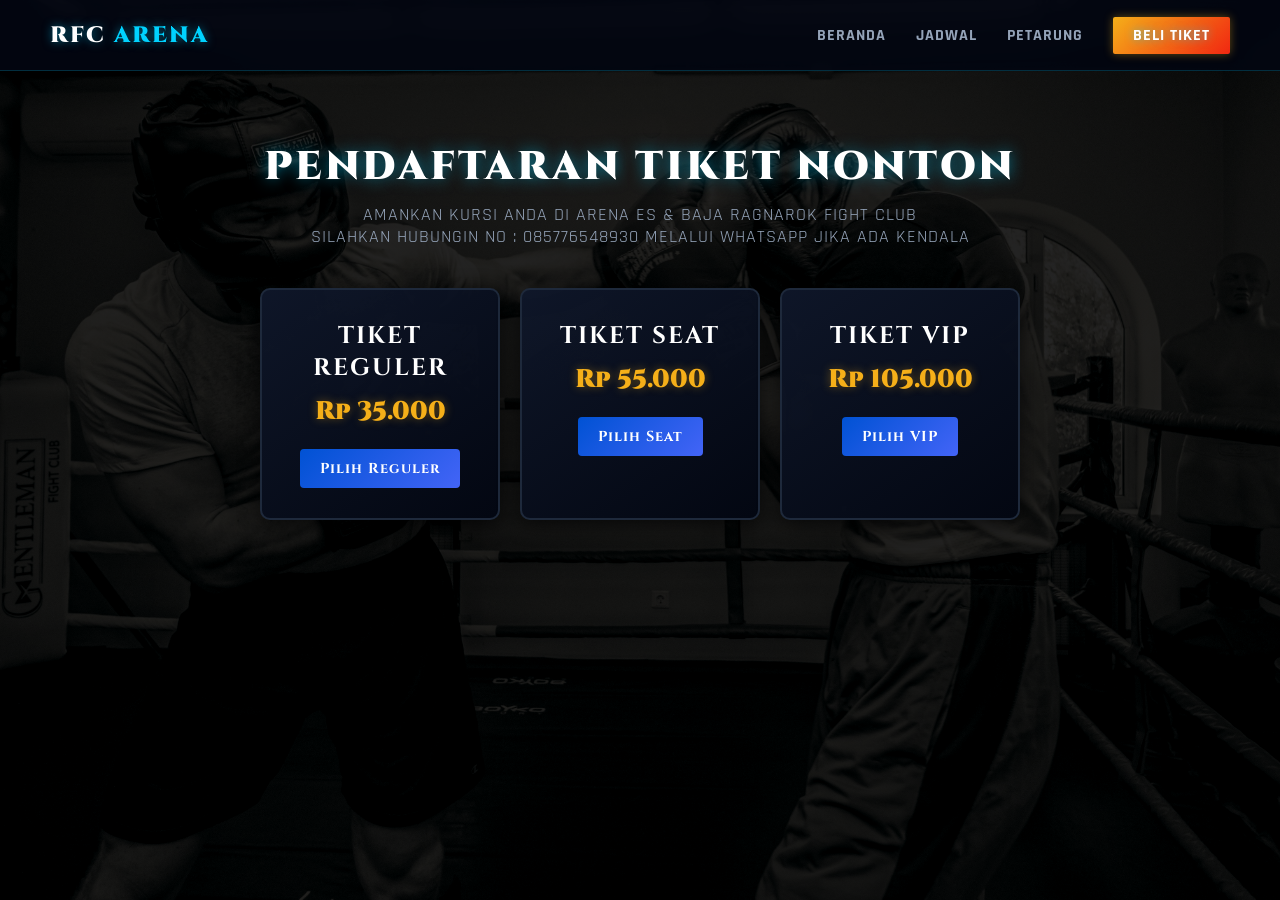
<file: beli-tiket.html>
<!DOCTYPE html>
<html lang="id">
<head>
    <meta charset="UTF-8">
    <meta name="viewport" content="width=device-width, initial-scale=1.0">
    <title>Beli Tiket RFC | Ragnarok Fight Club</title>
    <!-- Google Fonts: Cinzel & Rajdhani -->
    <link href="https://fonts.googleapis.com/css2?family=Cinzel:wght@600;700;900&family=Rajdhani:wght@500;700&display=swap" rel="stylesheet">
    <style>
        @font-face {
            font-family: 'GodOfWar';
            src: url('fonts/GODOFWAR.TTF') format('truetype');
        }
        * {
            margin: 0;
            padding: 0;
            box-sizing: border-box;
            scroll-behavior: smooth;
        }
        body {
            background-color: #030712; 
            color: #e2e8f0;
            font-family: 'Rajdhani', sans-serif;
            overflow-x: hidden;
            padding-top: 120px;
            position: relative;
            min-height: 100vh;
        }

        /* BACKGROUND IMAGE STYLING */
        .page-bg {
            position: fixed;
            top: 0;
            left: 0;
            width: 100%;
            height: 100%;
            object-fit: cover;
            z-index: -2;
            filter: brightness(30%) contrast(110%);
        }

        /* OVERLAY GELAP */
        .page-overlay {
            position: fixed;
            top: 0;
            left: 0;
            width: 100%;
            height: 100%;
            background: radial-gradient(circle at center, rgba(0, 0, 0, 0.5) 0%, rgba(0, 0, 0, 0.5) 100%);
            z-index: -1;
        }

        /* NAVBAR */
        nav {
            position: fixed;
            top: 0;
            left: 0;
            width: 100%;
            display: flex;
            justify-content: space-between;
            align-items: center;
            padding: 20px 50px;
            background: rgba(3, 7, 18, 0.85);
            backdrop-filter: blur(10px);
            border-bottom: 1px solid rgba(0, 210, 255, 0.2);
            z-index: 1000;
        }

        .nav-logo {
            font-family: 'Cinzel', serif;
            font-size: 1.4rem;
            font-weight: 900;
            color: #ffffff;
            letter-spacing: 2px;
            text-decoration: none;
            text-shadow: 0 0 10px rgba(0, 210, 255, 0.5);
            white-space: nowrap;
        }

        .nav-logo span {
            color: #00d2ff;
        }

        .nav-links {
            display: flex;
            gap: 30px;
            list-style: none;
            align-items: center;
        }

        .nav-links a {
            color: #94a3b8;
            text-decoration: none;
            font-size: 1rem;
            font-weight: 700;
            letter-spacing: 1px;
            text-transform: uppercase;
            transition: color 0.3s ease;
        }

        .nav-links a:hover, .nav-links a.active {
            color: #00d2ff;
            text-shadow: 0 0 8px rgba(0, 210, 255, 0.6);
        }

        .nav-cta {
            background: linear-gradient(135deg, #f5af19, #f12711);
            color: white !important;
            padding: 8px 20px;
            border-radius: 2px;
            box-shadow: 0 0 10px rgba(245, 175, 25, 0.4);
            white-space: nowrap;
        }

        /* TICKET SECTION */
        .ticket-section {
            padding: 20px 20px 100px 20px;
            max-width: 800px;
            margin: 0 auto;
            position: relative;
            z-index: 1;
        }

        .section-title {
            font-family: 'Cinzel', serif;
            font-size: 2.5rem;
            font-weight: 900;
            color: #ffffff;
            letter-spacing: 3px;
            margin-bottom: 10px;
            text-transform: uppercase;
            text-align: center;
            text-shadow: 0 0 15px rgba(0, 210, 255, 0.5);
        }

        .section-desc {
            color: #94a3b8;
            font-size: 1.1rem;
            letter-spacing: 1px;
            margin-bottom: 40px;
            text-transform: uppercase;
            text-align: center;
        }

        /* --- TAHAP 1: PEMILIHAN TIPE TIKET --- */
        #selection-container {
            display: grid;
            grid-template-columns: repeat(auto-fit, minmax(220px, 1fr));
            gap: 20px;
            margin-bottom: 40px;
        }

        .tier-card {
            background: linear-gradient(145deg, rgba(15, 23, 42, 0.95), rgba(3, 7, 18, 0.98));
            border: 2px solid #1e293b;
            border-radius: 10px;
            padding: 30px 20px;
            text-align: center;
            cursor: pointer;
            transition: all 0.3s ease;
            box-shadow: 0 4px 20px rgba(0,0,0,0.6);
        }

        .tier-card:hover {
            border-color: #00d2ff;
            transform: translateY(-5px);
            box-shadow: 0 0 25px rgba(0, 210, 255, 0.4);
        }

        .tier-card h3 {
            font-family: 'Cinzel', serif;
            font-size: 1.5rem;
            color: #ffffff;
            letter-spacing: 2px;
            margin-bottom: 10px;
        }

        .tier-card .tier-price {
            font-family: 'Cinzel', serif;
            font-size: 1.6rem;
            font-weight: 900;
            color: #f5af19;
            margin-bottom: 20px;
            text-shadow: 0 0 10px rgba(245, 175, 25, 0.4);
        }

        .btn-select-tier {
            background: linear-gradient(135deg, #0052D4, #4364F7);
            color: white;
            border: none;
            padding: 10px 20px;
            font-family: 'Cinzel', serif;
            font-weight: 700;
            font-size: 0.9rem;
            letter-spacing: 1px;
            border-radius: 4px;
            cursor: pointer;
            transition: 0.3s;
        }
        .btn-select-tier:hover {
            box-shadow: 0 0 15px rgba(0, 210, 255, 0.7);
        }

        /* --- TAHAP 2: FORM & PEMBAYARAN (AWALNYA DISEMBUNYIKAN) --- */
        #form-container {
            display: none;
        }

        .back-selection-wrapper {
            margin-bottom: 20px;
        }

        .btn-back-tier {
            background: transparent;
            color: #00d2ff;
            border: 1px solid #00d2ff;
            padding: 6px 15px;
            font-family: 'Rajdhani', sans-serif;
            font-weight: 700;
            font-size: 0.95rem;
            border-radius: 4px;
            cursor: pointer;
            transition: 0.3s;
            text-transform: uppercase;
        }
        .btn-back-tier:hover {
            background: rgba(0, 210, 255, 0.15);
        }

        /* Payment Info Box */
        .payment-box {
            background: linear-gradient(145deg, rgba(15, 23, 42, 0.9), rgba(3, 7, 18, 0.95));
            border: 2px solid rgba(245, 175, 25, 0.4);
            border-radius: 8px;
            padding: 30px;
            margin-bottom: 30px;
            box-shadow: 0 0 20px rgba(245, 175, 25, 0.15);
            text-align: center;
        }

        .payment-box h3 {
            font-family: 'Cinzel', serif;
            color: #f5af19;
            font-size: 1.3rem;
            margin-bottom: 15px;
            letter-spacing: 1px;
        }

        .payment-detail {
            font-size: 1.1rem;
            color: #cbd5e1;
            margin-bottom: 8px;
        }

        .payment-detail span {
            color: #ffffff;
            font-weight: 700;
        }

        .price-tag {
            font-size: 1.8rem;
            color: #00d2ff;
            font-weight: 900;
            font-family: 'Cinzel', serif;
            margin-top: 15px;
            text-shadow: 0 0 10px rgba(0, 210, 255, 0.4);
        }

        .btn-qris {
            background: linear-gradient(135deg, #f5af19, #f2709c);
            color: white;
            border: none;
            padding: 10px 22px;
            font-family: 'Cinzel', serif;
            font-weight: 700;
            font-size: 0.95rem;
            letter-spacing: 1px;
            border-radius: 4px;
            cursor: pointer;
            margin-top: 20px;
            box-shadow: 0 0 12px rgba(245, 175, 25, 0.4);
            transition: 0.3s;
        }
        .btn-qris:hover {
            box-shadow: 0 0 20px rgba(245, 175, 25, 0.8);
            transform: translateY(-2px);
        }

        /* MODAL QRIS */
        .modal-qris {
            display: none;
            position: fixed;
            top: 0;
            left: 0;
            width: 100%;
            height: 100%;
            background: rgba(3, 7, 18, 0.85);
            backdrop-filter: blur(5px);
            z-index: 2000;
            justify-content: center;
            align-items: center;
        }
        .modal-qris-content {
            background: linear-gradient(145deg, rgba(15, 23, 42, 0.98), rgba(3, 7, 18, 1));
            border: 2px solid #00d2ff;
            padding: 30px;
            border-radius: 12px;
            text-align: center;
            max-width: 400px;
            width: 90%;
            box-shadow: 0 0 30px rgba(0, 210, 255, 0.3);
            position: relative;
        }
        .modal-qris-content h3 {
            font-family: 'Cinzel', serif;
            color: #00d2ff;
            margin-bottom: 15px;
            letter-spacing: 1px;
        }
        .modal-qris-content img {
            width: 100%;
            max-width: 280px;
            border-radius: 6px;
            border: 2px solid #1e293b;
            margin-bottom: 20px;
        }
        .btn-close-modal {
            background: linear-gradient(135deg, #ff416c, #ff4b2b);
            color: white;
            border: none;
            padding: 10px 20px;
            font-family: 'Cinzel', serif;
            font-weight: 700;
            border-radius: 4px;
            cursor: pointer;
            letter-spacing: 1px;
        }

        /* Form Card */
        .ticket-form-card {
            background: linear-gradient(145deg, rgba(15, 23, 42, 0.9), rgba(3, 7, 18, 0.95));
            border: 2px solid rgba(0, 210, 255, 0.3);
            border-radius: 8px;
            padding: 40px;
            box-shadow: 0 0 30px rgba(0, 210, 255, 0.15);
        }

        .form-group {
            margin-bottom: 25px;
            text-align: left;
        }

        .form-group label {
            display: block;
            font-family: 'Cinzel', serif;
            font-size: 0.95rem;
            color: #ffffff;
            margin-bottom: 8px;
            letter-spacing: 1px;
        }

        .form-control {
            width: 100%;
            background: #0b1329;
            border: 2px solid #1e293b;
            padding: 12px 15px;
            color: #ffffff;
            font-family: 'Rajdhani', sans-serif;
            font-size: 1.1rem;
            border-radius: 4px;
            transition: all 0.3s ease;
        }

        .form-control:focus {
            outline: none;
            border-color: #00d2ff;
            box-shadow: 0 0 10px rgba(0, 210, 255, 0.3);
        }

        input[type="file"]::file-selector-button {
            background: #00d2ff;
            color: #030712;
            padding: 8px 15px;
            border: none;
            border-radius: 2px;
            font-weight: 700;
            cursor: pointer;
            margin-right: 10px;
            font-family: 'Rajdhani', sans-serif;
        }

        input[type="file"]::file-selector-button:hover {
            background: #6fb1fc;
        }

        .btn-submit {
            width: 100%;
            background: linear-gradient(135deg, #f5af19, #f2709c);
            color: white;
            border: 2px solid #f5af19;
            padding: 14px;
            font-family: 'Cinzel', serif;
            font-size: 1.1rem;
            font-weight: 700;
            letter-spacing: 2px;
            text-transform: uppercase;
            border-radius: 4px;
            cursor: pointer;
            box-shadow: 0 0 15px rgba(245, 175, 25, 0.5);
            transition: all 0.3s ease;
        }

        .btn-submit:hover {
            box-shadow: 0 0 25px rgba(245, 175, 25, 0.9);
            transform: translateY(-2px);
        }

        .price-tag-qris {
            font-weight: 900;
            font-size: 1.5rem;
            text-shadow: 0 0 10px rgba(0, 210, 255, 0.4);
        }

        /* Responsif Mobile */
        @media (max-width: 768px) {
            nav {
                padding: 15px 20px;
                flex-direction: column;
                gap: 8px;
            }
            .nav-links {
                display: flex;
                gap: 15px;
                overflow-x: auto;
                white-space: nowrap;
                width: 100%;
                justify-content: flex-start;
                padding-bottom: 5px;
                -webkit-overflow-scrolling: touch;
            }
            .nav-links::-webkit-scrollbar {
                display: none;
            }
            .ticket-form-card {
                padding: 20px;
            }
        }
    </style>
</head>
<body>

    <!-- BACKGROUND IMAGE & OVERLAY -->
    <img src="foto/backgroundtiket2.jpg" alt="Background Arena" class="page-bg" onerror="this.src='https://images.unsplash.com/photo-1549719386-74dfcbf7dbed?auto=format&fit=crop&w=1200&q=80'">
    <div class="page-overlay"></div>

    <!-- NAVBAR -->
    <nav>
        <a href="index.html" class="nav-logo">RFC <span>ARENA</span></a>
        <ul class="nav-links">
            <li><a href="index.html">Beranda</a></li>
            <li><a href="jadwal-pertandingan.html">Jadwal</a></li>
            <li><a href="petarng.html">Petarung</a></li>
            <li><a href="beli-tiket.html" class="nav-cta active">Beli Tiket</a></li>
        </ul>
    </nav>

    <!-- TICKET SECTION -->
    <section class="ticket-section">
        <h2 class="section-title">Pendaftaran Tiket Nonton</h2>
        <p class="section-desc">Amankan Kursi Anda di Arena Es & Baja Ragnarok Fight Club<br>Silahkan hubungin NO : 085776548930 Melalui WhatsApp jika ada kendala</p>

        <!-- TAHAP 1: PILIH KATEGORI TIKET -->
        <div id="selection-container">
            <div class="tier-card" onclick="pilihTiket('Reguler', 35000)">
                <h3>TIKET REGULER</h3>
                <div class="tier-price">Rp 35.000</div>
                <button class="btn-select-tier">Pilih Reguler</button>
            </div>
            <div class="tier-card" onclick="pilihTiket('Seat', 55000)">
                <h3>TIKET SEAT</h3>
                <div class="tier-price">Rp 55.000</div>
                <button class="btn-select-tier">Pilih Seat</button>
            </div>
            <div class="tier-card" onclick="pilihTiket('VIP', 105000)">
                <h3>TIKET VIP</h3>
                <div class="tier-price">Rp 105.000</div>
                <button class="btn-select-tier">Pilih VIP</button>
            </div>
        </div>

        <!-- TAHAP 2: FORM & PEMBAYARAN (MUNCUL SETELAH MEMILIH) -->
        <div id="form-container">
            <div class="back-selection-wrapper">
                <button type="button" class="btn-back-tier" onclick="kembaliKePilihan()">← Ganti Kategori Tiket</button>
            </div>

            <!-- Informasi Pembayaran DANA & QRIS -->
            <div class="payment-box">
                <h3>Instruksi Pembayaran (<span id="selected-tier-name" style="color: #00d2ff;">Reguler</span>)</h3>
                <p class="payment-detail">Silakan transfer pembayaran melalui akun <span>DANA</span></p>
                <p class="payment-detail">Nomor DANA: <span>089678130210</span></p>
                <p class="payment-detail">Atas Nama: <span>Anggi Virjianti</span></p>
                <div class="price-tag" id="selected-tier-price">Rp 35.000</div>
                
                <div>
                    <div class="price-tag-qris" style="font-size: 1.1rem; margin-top: 15px; color: #94a3b8;">Pembayaran Melalui QRIS</div>
                    <button class="btn-qris" onclick="bukaModalQris()">FOTO QRIS</button>
                </div>
            </div>

            <!-- Form Pendaftaran -->
            <div class="ticket-form-card">
                <form id="ticket-form" enctype="multipart/form-data">
                    
                    <div class="form-group">
                        <label for="nama">Nama Lengkap</label>
                        <input type="text" id="nama" name="nama" class="form-control" placeholder="Masukkan nama lengkap Anda" required>
                    </div>

                    <div class="form-group">
                        <label for="no_hp">MOHON PERHATIAN!! masukkan nomor WhatsApp yang aktif dan dapat dihubungi E-tiket, Contoh : 081234567890 (bila ada kesalahan input nomor maka itu bukan tanggung jawab pihak RFC)</label>
                        <input type="tel" id="no_hp" name="no_hp" class="form-control" placeholder="Contoh: 081234567890" required>
                    </div>

                    <div class="form-group">
                        <label for="bukti_transfer">Upload Screenshot Bukti Pembayaran</label>
                        <input type="file" id="bukti_transfer" name="bukti_transfer" class="form-control" accept="image/*" required>
                    </div>

                    <button type="submit" class="btn-submit">Kirim Bukti & Ambil Tiket</button>

                </form>
            </div>
        </div>
    </section>

    <!-- MODAL POPUP QRIS -->
    <div id="qrisModal" class="modal-qris">
        <div class="modal-qris-content">
            <h3>QRIS Pembayaran Tiket RFC</h3>
            <img src="foto/qris.jpeg" alt="QRIS RFC">
            <div>
                <button class="btn-close-modal" onclick="tutupModalQris()">Tutup</button>
            </div>
        </div>
    </div>

    <!-- SCRIPT JAVASCRIPT -->
    <script>
    const URL_WEB_APP = "https://script.google.com/macros/s/AKfycbzHSN2k0ATfksxMGVKhTNQTp-sCHg_AdbqEPf-3nKp1qDYQcVuuOYG8vjcZzFsjBgp2/exec";

    let tipeTiketTerpilih = "Reguler";

    function pilihTiket(tipe, harga) {
        tipeTiketTerpilih = tipe;
        
        // Update teks & harga di box pembayaran
        document.getElementById('selected-tier-name').innerText = tipe;
        document.getElementById('selected-tier-price').innerText = "Rp " + harga.toLocaleString('id-ID');

        // Sembunyikan pilihan kategori, tampilkan form
        document.getElementById('selection-container').style.display = 'none';
        document.getElementById('form-container').style.display = 'block';

        window.scrollTo({ top: 150, behavior: 'smooth' });
    }

    function kembaliKePilihan() {
        document.getElementById('form-container').style.display = 'none';
        document.getElementById('selection-container').style.display = 'grid';
        window.scrollTo({ top: 0, behavior: 'smooth' });
    }

    function bukaModalQris() {
        document.getElementById('qrisModal').style.display = 'flex';
    }

    function tutupModalQris() {
        document.getElementById('qrisModal').style.display = 'none';
    }

    function convertFileToBase64(file) {
        return new Promise((resolve, reject) => {
            if (!file) {
                resolve({ base64: "", name: "", type: "" });
                return;
            }
            const reader = new FileReader();
            reader.readAsDataURL(file);
            reader.onload = () => resolve({
                base64: reader.result,
                name: file.name,
                type: file.type
            });
            reader.onerror = error => reject(error);
        });
    }

    document.getElementById('ticket-form').addEventListener('submit', async function(e) {
        e.preventDefault();
        
        const submitBtn = document.querySelector('.btn-submit');
        const fileInput = document.getElementById('bukti_transfer').files[0];

        // --- VALIDASI MAKSIMAL UKURAN FILE (2 MB) ---
        if (fileInput) {
            const maxSizeInBytes = 2 * 1024 * 1024; // 2 MB
            if (fileInput.size > maxSizeInBytes) {
                alert("Ukuran file terlalu besar! Maksimal ukuran file adalah 2 MB.");
                return;
            }
        }

        submitBtn.innerText = "MENGIRIM BUKTI PEMBAYARAN...";
        submitBtn.disabled = true;

        try {
            const fileData = await convertFileToBase64(fileInput);

            const payload = {
                tipeTiket: tipeTiketTerpilih, // Kirim tipe tiket (Reguler / Seat / VIP)
                nama: document.getElementById('nama').value,
                no_hp: document.getElementById('no_hp').value,
                buktiTransfer: fileData.base64,
                buktiTransferName: fileData.name,
                buktiTransferType: fileData.type
            };

            await fetch(URL_WEB_APP, {
                method: 'POST',
                mode: 'no-cors',
                headers: { 'Content-Type': 'text/plain;charset=utf-8' },
                body: JSON.stringify(payload)
            });

            alert("Pendaftaran tiket berhasil dikirim! Silakan tunggu konfirmasi admin.");
            location.reload();

        } catch (error) {
            console.error("Error:", error);
            alert("Terjadi kesalahan pengiriman. Silakan coba lagi.");
            submitBtn.innerText = "Kirim Bukti & Ambil Tiket";
            submitBtn.disabled = false;
        }
    });
</script>
</body>
</html>
</file>
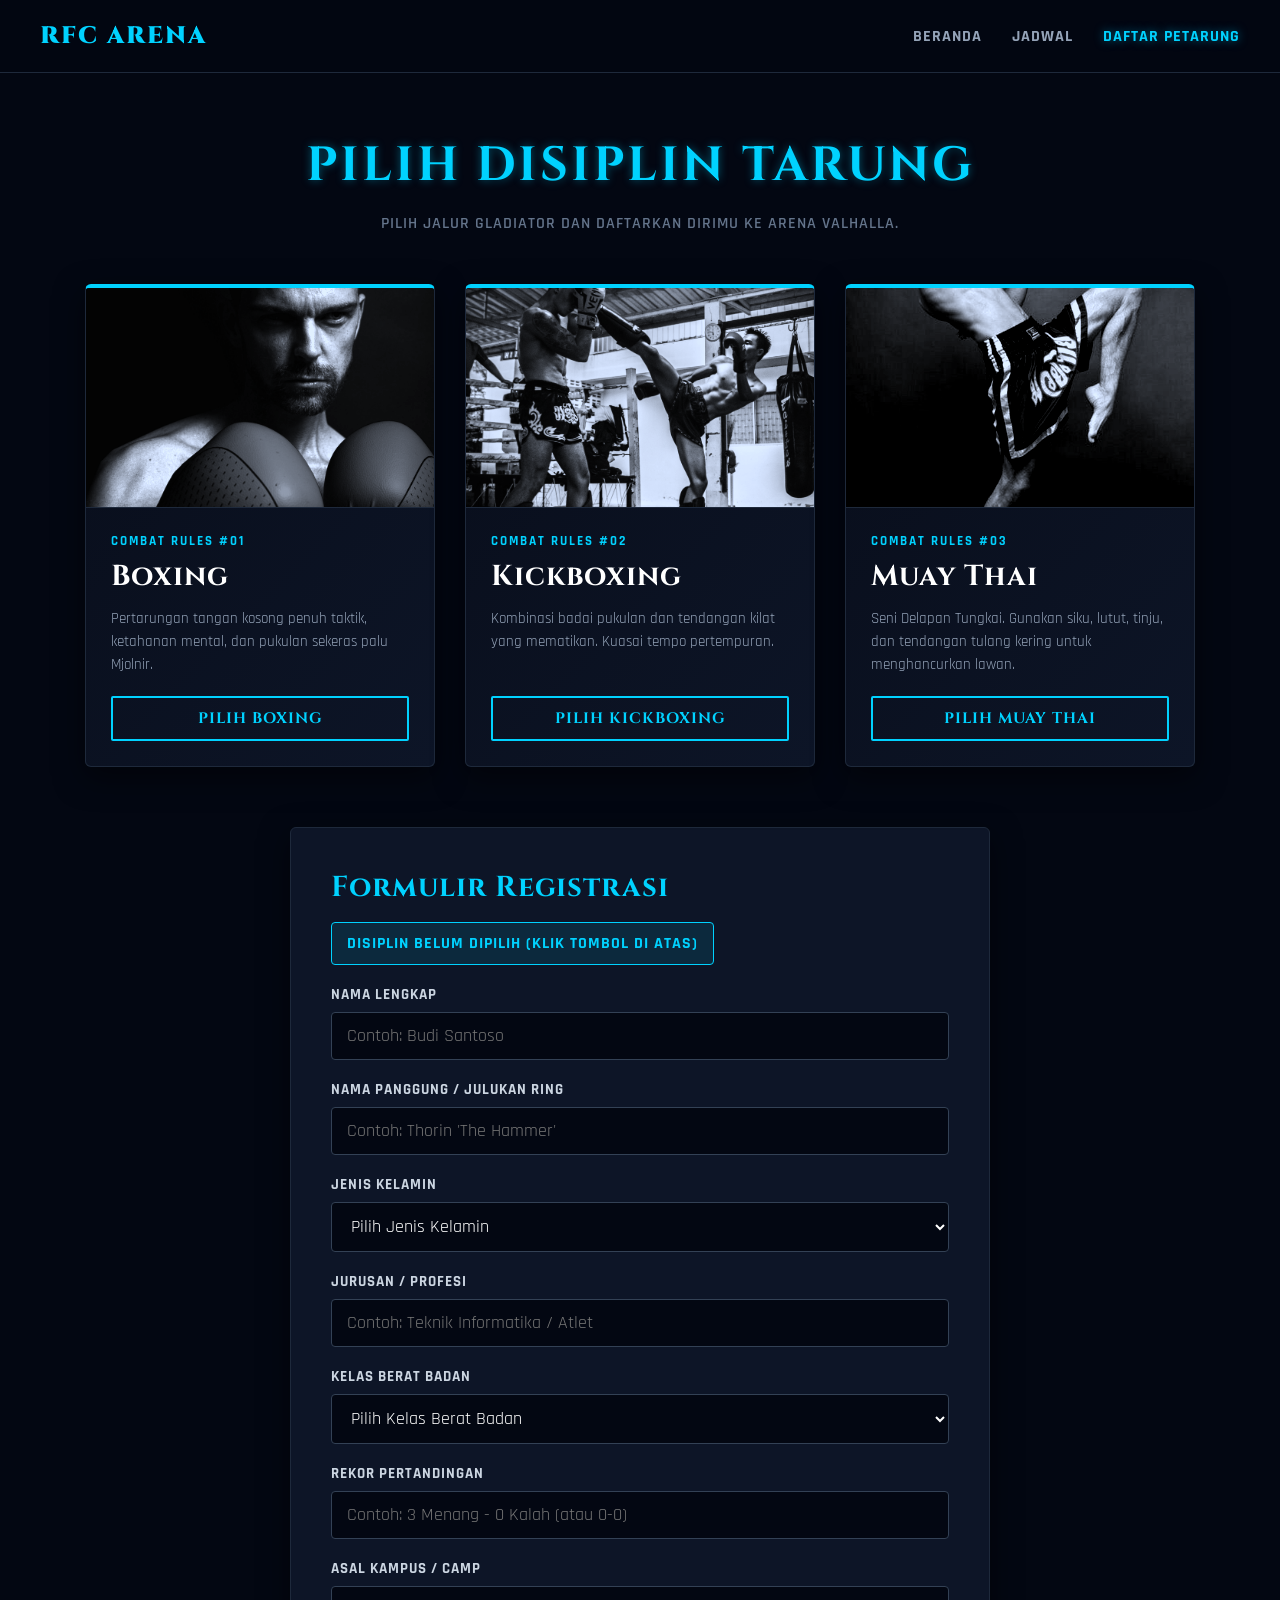
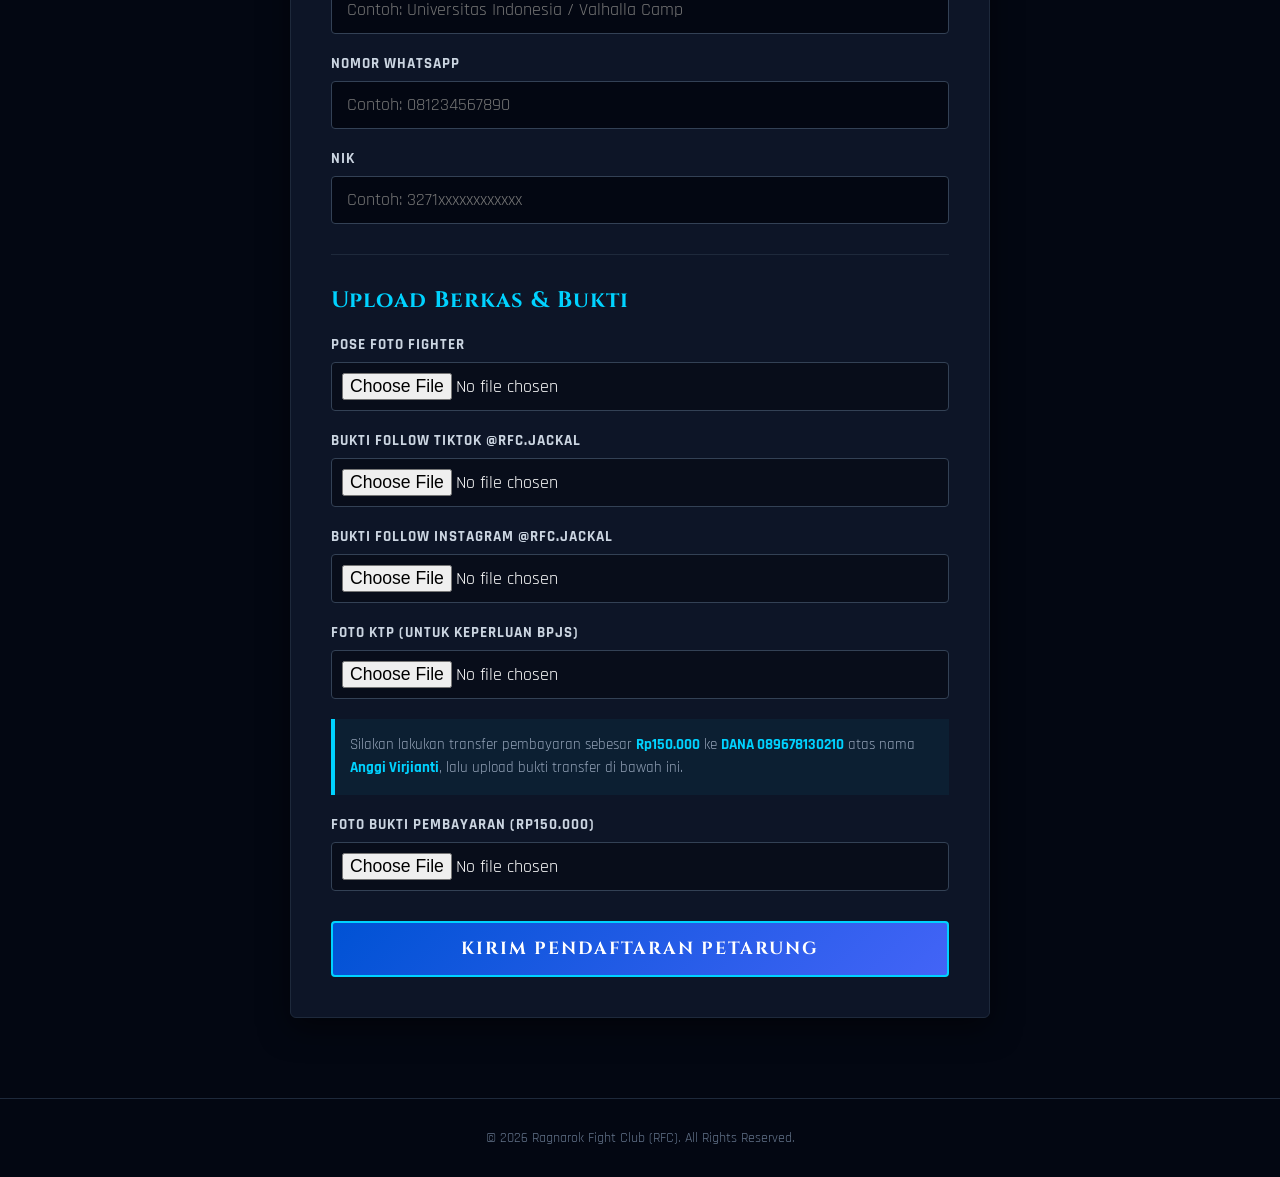
<file: daftar-petarung.html>
<!DOCTYPE html>
<html lang="id">
<head>
    <meta charset="UTF-8">
    <meta name="viewport" content="width=device-width, initial-scale=1.0">
    <title>Daftar Petarung | Ragnarok Fight Club</title>
    <!-- Google Fonts: Cinzel & Rajdhani -->
    <link href="https://fonts.googleapis.com/css2?family=Cinzel:wght@600;700;900&family=Rajdhani:wght@500;700&display=swap" rel="stylesheet">
    <style>
        * {
            margin: 0;
            padding: 0;
            box-sizing: border-box;
            scroll-behavior: smooth;
        }
        body {
            background-color: #030712; 
            color: #e2e8f0;
            font-family: 'Rajdhani', sans-serif;
            overflow-x: hidden;
        }

        /* NAVBAR */
        nav {
            background-color: rgba(3, 7, 18, 0.95);
            border-bottom: 1px solid #1e293b;
            display: flex;
            justify-content: space-between;
            align-items: center;
            padding: 20px 40px;
            position: sticky;
            top: 0;
            z-index: 1000;
        }

        .nav-brand {
            font-family: 'Cinzel', serif;
            font-size: 1.5rem;
            font-weight: 900;
            color: #00d2ff;
            text-decoration: none;
            letter-spacing: 2px;
        }

        .nav-links {
            display: flex;
            gap: 30px;
        }

        .nav-links a {
            color: #94a3b8;
            text-decoration: none;
            font-weight: 700;
            text-transform: uppercase;
            font-size: 1rem;
            letter-spacing: 1px;
            transition: color 0.3s ease;
        }

        .nav-links a:hover, .nav-links a.active {
            color: #00d2ff;
            text-shadow: 0 0 10px rgba(0, 210, 255, 0.5);
        }

        /* CONTAINER UTAMA */
        .container {
            max-width: 1200px;
            margin: 60px auto;
            padding: 0 20px;
            text-align: center;
        }

        .container h2 {
            font-family: 'Cinzel', serif;
            font-size: 3rem;
            font-weight: 700;
            color: #00d2ff;
            margin-bottom: 15px;
            letter-spacing: 3px;
            text-transform: uppercase;
            text-shadow: 0 0 10px rgba(0, 210, 255, 0.4);
        }

        .subtitle-page {
            color: #64748b;
            letter-spacing: 1px;
            text-transform: uppercase;
            font-weight: 600;
            margin-bottom: 50px;
        }

        /* LAYOUT HORIZONTAL KARTU RULES */
        .rules-grid {
            display: flex;
            justify-content: center;
            gap: 30px;
            flex-wrap: wrap;
            margin-bottom: 60px;
        }

        .rule-card {
            background: linear-gradient(135deg, #080d1a, #0d1527);
            border: 1px solid #1e293b;
            border-top: 4px solid #00d2ff;
            width: 350px;
            border-radius: 6px;
            overflow: hidden;
            text-align: left;
            box-shadow: 0 10px 30px rgba(0, 0, 0, 0.5);
            transition: all 0.3s ease;
            display: flex;
            flex-direction: column;
        }

        .rule-card:hover {
            transform: translateY(-8px);
            border-color: #00d2ff;
            box-shadow: 0 10px 30px rgba(0, 210, 255, 0.2);
        }

        .fighter-photo-box {
            width: 100%;
            height: 220px;
            background-color: #111827;
            position: relative;
            border-bottom: 1px solid #1e293b;
        }

        .rule-content {
            padding: 25px;
            flex-grow: 1;
            display: flex;
            flex-direction: column;
            justify-content: space-between;
        }

        .rule-tag {
            font-size: 0.8rem;
            color: #00d2ff;
            letter-spacing: 2px;
            text-transform: uppercase;
            font-weight: 700;
            margin-bottom: 8px;
        }

        .rule-card h3 {
            font-family: 'Cinzel', serif;
            font-size: 1.8rem;
            font-weight: 700;
            color: #ffffff;
            margin-bottom: 12px;
            letter-spacing: 1px;
        }

        .rule-card p {
            color: #94a3b8;
            font-size: 0.95rem;
            line-height: 1.5;
            margin-bottom: 20px;
        }

        .btn-select-rule {
            width: 100%;
            background-color: transparent;
            color: #00d2ff;
            border: 2px solid #00d2ff;
            padding: 10px;
            font-family: 'Cinzel', serif;
            font-size: 0.95rem;
            font-weight: 700;
            letter-spacing: 1px;
            text-transform: uppercase;
            cursor: pointer;
            border-radius: 2px;
            transition: all 0.3s ease;
            text-align: center;
        }

        .btn-select-rule:hover {
            background-color: #00d2ff;
            color: #030712;
            box-shadow: 0 0 15px rgba(0, 210, 255, 0.5);
        }

        /* FORMULIR PENDAFTARAN */
        .form-box {
            background: #0d1527;
            border: 1px solid #1e293b;
            padding: 40px;
            border-radius: 6px;
            text-align: left;
            max-width: 700px;
            margin: 0 auto;
            box-shadow: 0 10px 30px rgba(0, 0, 0, 0.5);
        }

        .form-group {
            margin-bottom: 20px;
        }

        .form-group label {
            display: block;
            font-size: 0.95rem;
            font-weight: 700;
            text-transform: uppercase;
            letter-spacing: 1px;
            color: #cbd5e1;
            margin-bottom: 8px;
        }

        .form-group input, 
        .form-group select {
            width: 100%;
            padding: 12px 15px;
            background-color: #030712;
            border: 1px solid #334155;
            border-radius: 4px;
            color: #fff;
            font-family: 'Rajdhani', sans-serif;
            font-size: 1.1rem;
        }

        .form-group input:focus, 
        .form-group select:focus {
            outline: none;
            border-color: #00d2ff;
            box-shadow: 0 0 10px rgba(0, 210, 255, 0.3);
        }

        .form-group input[type="file"] {
            padding: 10px;
            background-color: #080d1a;
            cursor: pointer;
        }

        .selected-badge {
            background: rgba(0, 210, 255, 0.1);
            border: 1px solid #00d2ff;
            color: #00d2ff;
            padding: 10px 15px;
            border-radius: 4px;
            font-weight: 700;
            text-transform: uppercase;
            letter-spacing: 1px;
            margin-bottom: 20px;
            display: inline-block;
        }

        .payment-info {
            background: rgba(0, 210, 255, 0.05);
            border-left: 4px solid #00d2ff;
            padding: 15px;
            margin-bottom: 20px;
            color: #94a3b8;
            font-size: 0.95rem;
            line-height: 1.5;
        }

        .payment-info strong {
            color: #00d2ff;
        }

        .btn-submit {
            width: 100%;
            background: linear-gradient(135deg, #0052D4, #4364F7);
            color: white;
            border: 2px solid #00d2ff;
            padding: 14px;
            font-family: 'Cinzel', serif;
            font-size: 1.1rem;
            font-weight: 700;
            letter-spacing: 2px;
            text-transform: uppercase;
            cursor: pointer;
            border-radius: 4px;
            transition: all 0.3s ease;
            margin-top: 10px;
        }

        .btn-submit:hover {
            box-shadow: 0 0 20px rgba(0, 210, 255, 0.7);
            background: linear-gradient(135deg, #4364F7, #0052D4);
        }

        /* OVERLAY MODAL / POPUP TERIMA KASIH */
        .modal-overlay {
            position: fixed;
            top: 0;
            left: 0;
            width: 100%;
            height: 100%;
            background-color: rgba(3, 7, 18, 0.85);
            backdrop-filter: blur(5px);
            display: flex;
            justify-content: center;
            align-items: center;
            z-index: 2000;
            opacity: 0;
            visibility: hidden;
            transition: all 0.3s ease;
        }

        .modal-overlay.active {
            opacity: 1;
            visibility: visible;
        }

        .modal-box {
            background: linear-gradient(135deg, #080d1a, #0d1527);
            border: 2px solid #00d2ff;
            padding: 40px;
            border-radius: 8px;
            text-align: center;
            max-width: 450px;
            width: 90%;
            box-shadow: 0 0 40px rgba(0, 210, 255, 0.4);
            transform: scale(0.8);
            transition: transform 0.3s ease;
        }

        .modal-overlay.active .modal-box {
            transform: scale(1);
        }

        .modal-box h3 {
            font-family: 'Cinzel', serif;
            font-size: 2rem;
            color: #00d2ff;
            margin-bottom: 15px;
            letter-spacing: 2px;
        }

        .modal-box p {
            color: #94a3b8;
            font-size: 1.1rem;
            line-height: 1.6;
            margin-bottom: 30px;
        }

        .btn-modal-close {
            background: linear-gradient(135deg, #0052D4, #4364F7);
            color: white;
            border: 2px solid #00d2ff;
            padding: 10px 25px;
            font-family: 'Cinzel', serif;
            font-weight: 700;
            letter-spacing: 1px;
            text-transform: uppercase;
            cursor: pointer;
            border-radius: 4px;
            transition: all 0.3s ease;
        }

        .btn-modal-close:hover {
            box-shadow: 0 0 15px rgba(0, 210, 255, 0.7);
        }

        footer {
            text-align: center;
            padding: 30px;
            color: #64748b;
            font-size: 0.9rem;
            border-top: 1px solid #1e293b;
            margin-top: 80px;
            background-color: #030712;
        }
    </style>
</head>
<body>

    <!-- NAVBAR -->
    <nav>
        <a href="index.html" class="nav-brand">RFC ARENA</a>
        <div class="nav-links">
            <a href="index.html">Beranda</a>
            <a href="jadwal.html">Jadwal</a>
            <a href="daftar-petarung.html" class="active">Daftar Petarung</a>
        </div>
    </nav>

    <div class="container">
        <h2>Pilih Disiplin Tarung</h2>
        <div class="subtitle-page">Pilih jalur gladiator dan daftarkan dirimu ke arena Valhalla.</div>

        <!-- 3 KARTU RULES HORIZONTAL -->
        <div class="rules-grid">
            
           <!-- Kartu 1: Boxing -->
            <div class="rule-card">
                <div class="fighter-photo-box">
                    <img src="foto/fotoboxing.jpg" alt="Petarung Boxing" style="width: 100%; height: 100%; object-fit: cover; filter: grayscale(100%) contrast(130%) brightness(85%) sepia(50%) hue-rotate(180deg);">
                </div>
                <div class="rule-content">
                    <div>
                        <div class="rule-tag">Combat Rules #01</div>
                        <h3>Boxing</h3>
                        <p>Pertarungan tangan kosong penuh taktik, ketahanan mental, dan pukulan sekeras palu Mjolnir.</p>
                    </div>
                    <button class="btn-select-rule" onclick="pilihDisiplin('Boxing')">Pilih Boxing</button>
                </div>
            </div>

            <!-- Kartu 2: Kickboxing -->
            <div class="rule-card">
                <div class="fighter-photo-box">
                    <img src="foto/fotokickboxing.jpg" alt="Petarung Kickboxing" style="width: 100%; height: 100%; object-fit: cover; filter: grayscale(100%) contrast(130%) brightness(85%) sepia(50%) hue-rotate(180deg);">
                </div>
                <div class="rule-content">
                    <div>
                        <div class="rule-tag">Combat Rules #02</div>
                        <h3>Kickboxing</h3>
                        <p>Kombinasi badai pukulan dan tendangan kilat yang mematikan. Kuasai tempo pertempuran.</p>
                    </div>
                    <button class="btn-select-rule" onclick="pilihDisiplin('Kickboxing')">Pilih Kickboxing</button>
                </div>
            </div>

            <!-- Kartu 3: Muay Thai -->
            <div class="rule-card">
                <div class="fighter-photo-box">
                    <img src="foto/fotomuaythai.jpg" alt="Petarung Muay Thai" style="width: 100%; height: 100%; object-fit: cover; filter: grayscale(100%) contrast(130%) brightness(85%) sepia(50%) hue-rotate(180deg);">
                </div>
                <div class="rule-content">
                    <div>
                        <div class="rule-tag">Combat Rules #03</div>
                        <h3>Muay Thai</h3>
                        <p>Seni Delapan Tungkai. Gunakan siku, lutut, tinju, dan tendangan tulang kering untuk menghancurkan lawan.</p>
                    </div>
                    <button class="btn-select-rule" onclick="pilihDisiplin('Muay Thai')">Pilih Muay Thai</button>
                </div>
            </div>
        </div>

        <!-- FORMULIR PENDAFTARAN -->
        <div id="form-pendaftaran" class="form-box">
            <h3 style="font-family: 'Cinzel', serif; font-size: 1.8rem; color: #00d2ff; margin-bottom: 15px; letter-spacing: 1px;">Formulir Registrasi</h3>
            
            <!-- Indikator disiplin yang diklik di atas -->
            <div id="selected-rule-display" class="selected-badge">Disiplin Belum Dipilih (Klik tombol di atas)</div>

            <form id="petarung-form" onsubmit="kirimForm(event)">
                <div class="form-group">
                    <label for="nama">Nama Lengkap</label>
                    <input type="text" id="nama" name="nama" placeholder="Contoh: Budi Santoso" required>
                </div>

                <div class="form-group">
                    <label for="nama-panggung">Nama Panggung / Julukan Ring</label>
                    <input type="text" id="nama-panggung" name="namaPanggung" placeholder="Contoh: Thorin 'The Hammer'" required>
                </div>

                <div class="form-group">
                    <label for="gender">Jenis Kelamin</label>
                    <select id="gender" name="gender" required>
                        <option value="" disabled selected>Pilih Jenis Kelamin</option>
                        <option value="Laki-laki">Laki-laki</option>
                        <option value="Perempuan">Perempuan</option>
                    </select>
                </div>

                <div class="form-group">
                    <label for="jurusan">Jurusan / Profesi</label>
                    <input type="text" id="jurusan" name="jurusan" placeholder="Contoh: Teknik Informatika / Atlet" required>
                </div>

                <div class="form-group">
                    <label for="berat">Kelas Berat Badan</label>
                    <select id="berat" name="berat" required>
                        <option value="" disabled selected>Pilih Kelas Berat Badan</option>
                        <option value="Bantamweight (53,3 kg)">(53,3 kg) Bantamweight</option>
                        <option value="Featherweight (57,6 kg)">(57,6 kg) Featherweight</option>
                        <option value="Lightweight (63,2 kg)">(63,2 kg) Lightweight</option>
                        <option value="Welterweight (66,7 kg)">(66,7 kg) Welterweight</option>
                        <option value="Middleweight (72,60 kg)">(72,60 kg) Middleweight</option>
                        <option value="Light Heavyweight (79,4 kg)">(79,4 kg) Light Heavyweight</option>
                        <option value="Heavyweight (90,7+ kg)">(90,7+ kg) Heavyweight</option>
                    </select>
                </div>

                <div class="form-group">
                    <label for="rekor">Rekor Pertandingan</label>
                    <input type="text" id="rekor" name="rekor" placeholder="Contoh: 3 Menang - 0 Kalah (atau 0-0)" required>
                </div>

                <div class="form-group">
                    <label for="camp">Asal Kampus / Camp</label>
                    <input type="text" id="camp" name="camp" placeholder="Contoh: Universitas Indonesia / Valhalla Camp" required>
                </div>

                <div class="form-group">
                    <label for="kontak">Nomor WhatsApp</label>
                    <input type="text" id="kontak" name="kontak" placeholder="Contoh: 081234567890" required>
                </div>

                <div class="form-group">
                    <label for="nik">NIK</label>
                    <input type="text" id="nik" name="nik" placeholder="Contoh: 3271xxxxxxxxxxxx" required>
                </div>

                <hr style="border: 0; border-top: 1px solid #1e293b; margin: 30px 0;">

                <h3 style="font-family: 'Cinzel', serif; font-size: 1.4rem; color: #00d2ff; margin-bottom: 20px; letter-spacing: 1px;">Upload Berkas & Bukti</h3>

                <div class="form-group">
                    <label for="foto-fighter">Pose Foto Fighter</label>
                    <input type="file" id="foto-fighter" name="fotoFighter" accept="image/*" required>
                </div>

                <div class="form-group">
                    <label for="bukti-tiktok">Bukti Follow TikTok @rfc.jackal</label>
                    <input type="file" id="bukti-tiktok" name="buktiTiktok" accept="image/*" required>
                </div>

                <div class="form-group">
                    <label for="bukti-ig">Bukti Follow Instagram @rfc.jackal</label>
                    <input type="file" id="bukti-ig" name="buktiIg" accept="image/*" required>
                </div>

                <div class="form-group">
                    <label for="foto-ktp">Foto KTP (Untuk Keperluan BPJS)</label>
                    <input type="file" id="foto-ktp" name="fotoKtp" accept="image/*" required>
                </div>

                <div class="payment-info">
                    Silakan lakukan transfer pembayaran sebesar <strong>Rp150.000</strong> ke <strong>DANA 089678130210</strong> atas nama <strong>Anggi Virjianti</strong>, lalu upload bukti transfer di bawah ini.
                </div>

                <div class="form-group">
                    <label for="bukti-transfer">Foto Bukti Pembayaran (Rp150.000)</label>
                    <input type="file" id="bukti-transfer" name="buktiTransfer" accept="image/*" required>
                </div>

                <button type="submit" class="btn-submit">Kirim Pendaftaran Petarung</button>
            </form>
        </div>

    </div>

    <!-- OVERLAY POPUP TERIMA KASIH -->
    <div id="success-modal" class="modal-overlay">
        <div class="modal-box">
            <h3>Pendaftaran Diterima!</h3>
            <p>Terima kasih telah mendaftar sebagai gladiator di Ragnarok Fight Club. Data petarungmu telah direkam. Bersiaplah untuk bertarung di arena!</p>
            <button class="btn-modal-close" onclick="tutupModal()">Kembali ke Arena</button>
        </div>
    </div>

    <footer>
        &copy; 2026 Ragnarok Fight Club (RFC). All Rights Reserved.
    </footer>

    <!-- JAVASCRIPT -->
    <script>
    let disiplinTerpilih = "";

    function pilihDisiplin(disiplin) {
        disiplinTerpilih = disiplin;
        document.getElementById('selected-rule-display').innerText = "Disiplin Terpilih: " + disiplin;
        document.getElementById('form-pendaftaran').scrollIntoView({ behavior: 'smooth' });
    }

    const URL_WEB_APP = "https://script.google.com/macros/s/AKfycbxKBGhm_CFeY5A2xiqcPG5FhxYkWTXsR2zldJCLeLwtqoOfnhZ9WAjr2dZSBmZ3ztDC/exec";

    // Fungsi helper pembaca file ke Base64
    function convertFileToBase64(file) {
        return new Promise((resolve, reject) => {
            if (!file) {
                resolve({ base64: "", name: "", type: "" });
                return;
            }
            const reader = new FileReader();
            reader.readAsDataURL(file);
            reader.onload = () => resolve({
                base64: reader.result,
                name: file.name,
                type: file.type
            });
            reader.onerror = error => reject(error);
        });
    }

    async function kirimForm(event) {
        event.preventDefault();

        if (!disiplinTerpilih) {
            alert("Silakan pilih disiplin tarung terlebih dahulu di kartu bagian atas!");
            window.scrollTo({ top: 0, behavior: 'smooth' });
            return;
        }

        const submitBtn = document.querySelector('.btn-submit');
        if(submitBtn) {
            submitBtn.innerText = "MENGIRIM DATA & FOTO...";
            submitBtn.disabled = true;
        }

        try {
            // Ambil elemen file
            const fFighter = document.getElementById('foto-fighter').files[0];
            const fTiktok = document.getElementById('bukti-tiktok').files[0];
            const fIg = document.getElementById('bukti-ig').files[0];
            const fKtp = document.getElementById('foto-ktp').files[0];
            const fTransfer = document.getElementById('bukti-transfer').files[0];

            // Ubah file ke base64 secara asynchronous
            const [resFighter, resTiktok, resIg, resKtp, resTransfer] = await Promise.all([
                convertFileToBase64(fFighter),
                convertFileToBase64(fTiktok),
                convertFileToBase64(fIg),
                convertFileToBase64(fKtp),
                convertFileToBase64(fTransfer)
            ]);

            // Kumpulkan data JSON
            const payload = {
                disiplin: disiplinTerpilih,
                nama: document.getElementById('nama').value,
                namaPanggung: document.getElementById('nama-panggung').value,
                gender: document.getElementById('gender').value,
                jurusan: document.getElementById('jurusan').value,
                berat: document.getElementById('berat').value,
                rekor: document.getElementById('rekor').value,
                camp: document.getElementById('camp').value,
                kontak: document.getElementById('kontak').value,
                nik: document.getElementById('nik').value,
                
                fotoFighter: resFighter.base64,
                fotoFighterName: resFighter.name,
                fotoFighterType: resFighter.type,

                buktiTiktok: resTiktok.base64,
                buktiTiktokName: resTiktok.name,
                buktiTiktokType: resTiktok.type,

                buktiIg: resIg.base64,
                buktiIgName: resIg.name,
                buktiIgType: resIg.type,

                fotoKtp: resKtp.base64,
                fotoKtpName: resKtp.name,
                fotoKtpType: resKtp.type,

                buktiTransfer: resTransfer.base64,
                buktiTransferName: resTransfer.name,
                buktiTransferType: resTransfer.type
            };

            await fetch(URL_WEB_APP, {
                method: 'POST',
                mode: 'no-cors',
                headers: {
                    'Content-Type': 'text/plain;charset=utf-8'
                },
                body: JSON.stringify(payload)
            });

            if(submitBtn) {
                submitBtn.innerText = "Kirim Pendaftaran Petarung";
                submitBtn.disabled = false;
            }
            document.getElementById('success-modal').classList.add('active');

        } catch (error) {
            console.error("Error:", error);
            alert("Terjadi kesalahan saat mengirim data. Coba lagi.");
            if(submitBtn) {
                submitBtn.innerText = "Kirim Pendaftaran Petarung";
                submitBtn.disabled = false;
            }
        }
    }

    function tutupModal() {
        document.getElementById('success-modal').classList.remove('active');
        document.getElementById('petarung-form').reset();
        disiplinTerpilih = "";
        document.getElementById('selected-rule-display').innerText = "Disiplin Belum Dipilih (Klik tombol di atas)";
        window.scrollTo({ top: 0, behavior: 'smooth' });
    }
    </script>
</body>
</html>
</file>
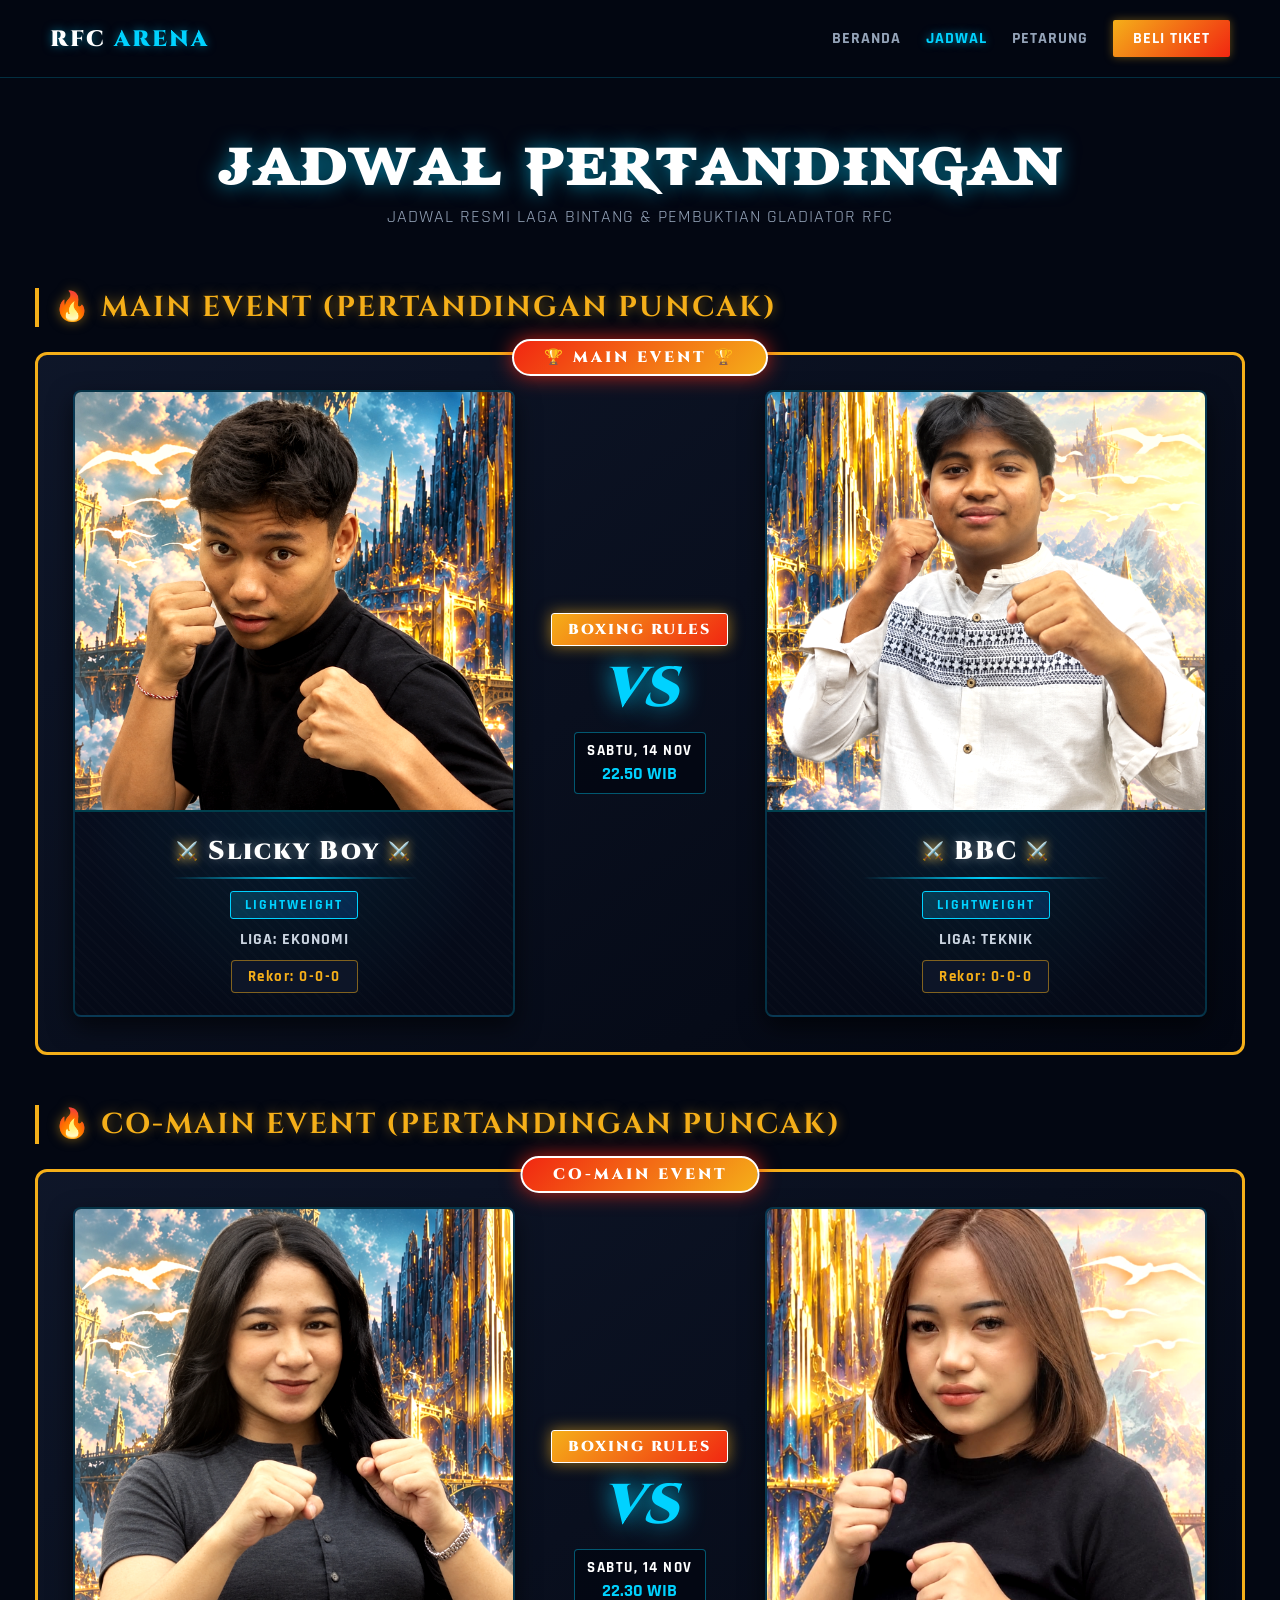
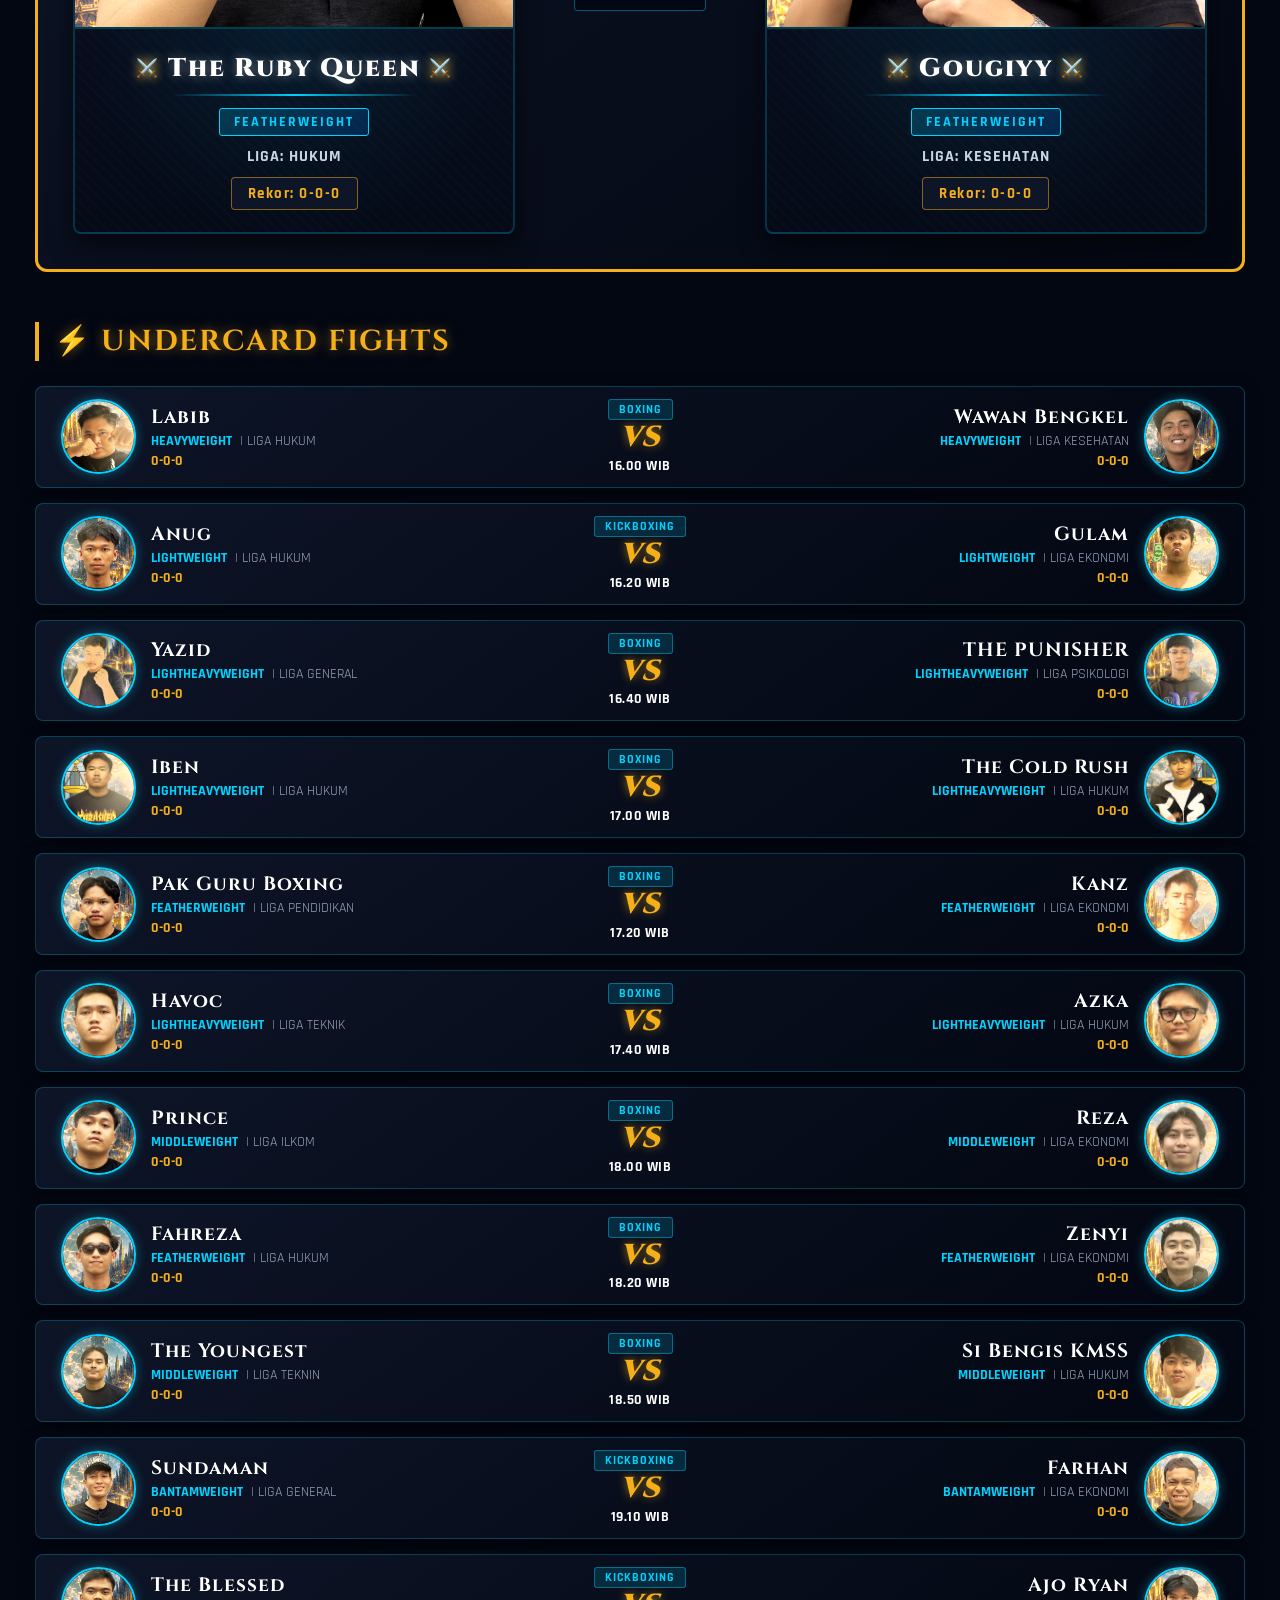
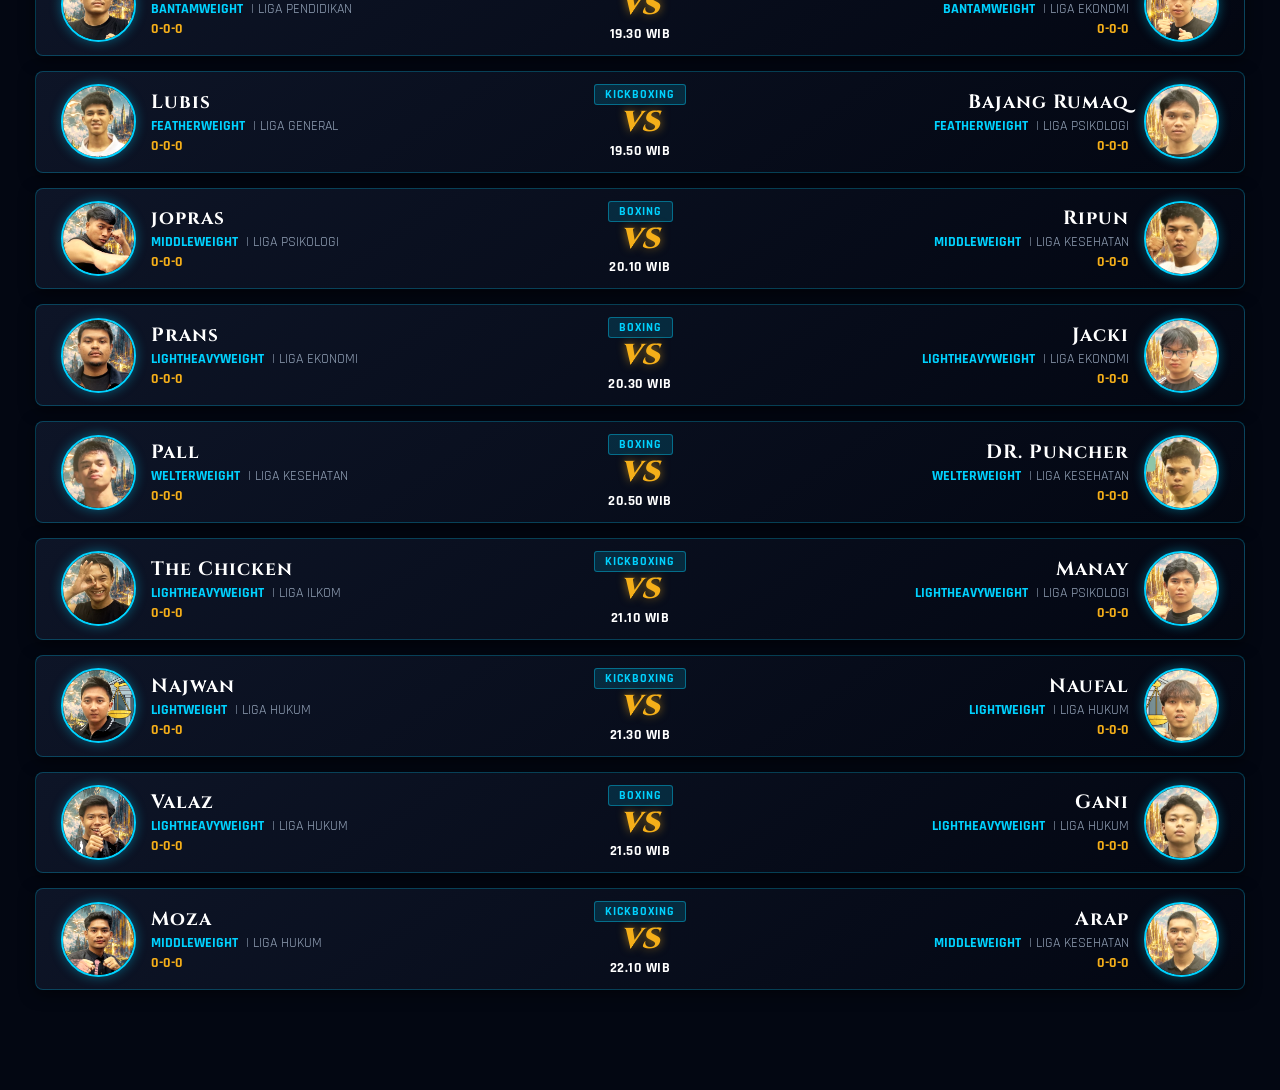
<file: jadwal-pertandingan.html>
<!DOCTYPE html>
<html lang="id">
<head>
    <meta charset="UTF-8">
    <meta name="viewport" content="width=device-width, initial-scale=1.0">
    <title>Jadwal Pertandingan | Ragnarok Fight Club (RFC)</title>
    <!-- Google Fonts: Cinzel & Rajdhani -->
    <link href="https://fonts.googleapis.com/css2?family=Cinzel:wght@600;700;900&family=Rajdhani:wght@500;700;900&display=swap" rel="stylesheet">
    <style>
        /* --- FONT LOKAL GODOFWAR --- */
        @font-face {
            font-family: 'GodOfWar';
            src: url('fonts/GODOFWAR.TTF') format('truetype');
            font-weight: normal;
            font-style: normal;
        }

        * {
            margin: 0;
            padding: 0;
            box-sizing: border-box;
            scroll-behavior: smooth;
        }

        body {
            background-color: #030712;
            color: #e2e8f0;
            font-family: 'Rajdhani', sans-serif;
            overflow-x: hidden;
            padding-top: 100px;
        }

        /* NAVBAR / NAVIGASI ATAS */
        nav {
            position: fixed;
            top: 0;
            left: 0;
            width: 100%;
            display: flex;
            justify-content: space-between;
            align-items: center;
            padding: 20px 50px;
            background: rgba(3, 7, 18, 0.95);
            backdrop-filter: blur(10px);
            border-bottom: 1px solid rgba(0, 210, 255, 0.2);
            z-index: 1000;
        }

        .nav-logo {
            font-family: 'Cinzel', serif;
            font-size: 1.4rem;
            font-weight: 900;
            color: #ffffff;
            letter-spacing: 2px;
            text-decoration: none;
            text-shadow: 0 0 10px rgba(0, 210, 255, 0.5);
        }

        .nav-logo span {
            color: #00d2ff;
        }

        .nav-links {
            display: flex;
            gap: 25px;
            list-style: none;
            align-items: center;
        }

        .nav-links a {
            color: #94a3b8;
            text-decoration: none;
            font-size: 1rem;
            font-weight: 700;
            letter-spacing: 1px;
            text-transform: uppercase;
            transition: color 0.3s ease;
        }

        .nav-links a:hover, .nav-links a.active {
            color: #00d2ff;
            text-shadow: 0 0 8px rgba(0, 210, 255, 0.6);
        }

        .nav-cta {
            background: linear-gradient(135deg, #f5af19, #f12711);
            color: white !important;
            padding: 8px 20px;
            border-radius: 2px;
            box-shadow: 0 0 10px rgba(245, 175, 25, 0.4);
            display: inline-block;
        }

        .nav-cta:hover {
            box-shadow: 0 0 15px rgba(245, 175, 25, 0.8);
        }

        /* PAGE HEADER */
        .page-header {
            text-align: center;
            padding: 40px 20px 20px 20px;
            max-width: 1000px;
            margin: 0 auto;
        }

        .page-title {
            font-family: 'GodOfWar', serif;
            font-size: 3.5rem;
            color: #ffffff;
            letter-spacing: 3px;
            margin-bottom: 10px;
            text-shadow: 0 0 20px rgba(0, 210, 255, 0.6);
        }

        .page-desc {
            color: #94a3b8;
            font-size: 1.1rem;
            letter-spacing: 1px;
            text-transform: uppercase;
        }

        /* CONTAINER JADWAL */
        .schedule-container {
            max-width: 1250px;
            margin: 0 auto;
            padding: 20px 20px 100px 20px;
        }

        /* KATEGORI LAGA TITLE */
        .category-title {
            font-family: 'Cinzel', serif;
            font-size: 1.8rem;
            color: #f5af19;
            letter-spacing: 2px;
            text-transform: uppercase;
            margin-bottom: 25px;
            margin-top: 20px;
            text-shadow: 0 0 12px rgba(245, 175, 25, 0.5);
            border-left: 4px solid #f5af19;
            padding-left: 15px;
        }

        /* --- ANIMASI & STYLING MAIN EVENT (TETAP SANGAR) --- */
        @keyframes fireGlow {
            0% {
                box-shadow: 0 0 20px rgba(245, 175, 25, 0.4), inset 0 0 15px rgba(241, 39, 17, 0.3);
                border-color: #f5af19;
            }
            50% {
                box-shadow: 0 0 45px rgba(241, 39, 17, 0.8), 0 0 15px rgba(245, 175, 25, 0.9), inset 0 0 25px rgba(245, 175, 25, 0.5);
                border-color: #ff4b2b;
            }
            100% {
                box-shadow: 0 0 20px rgba(245, 175, 25, 0.4), inset 0 0 15px rgba(241, 39, 17, 0.3);
                border-color: #f5af19;
            }
        }

        .fight-card-item.main-event {
            background: linear-gradient(145deg, rgba(15, 23, 42, 0.95), rgba(3, 7, 18, 0.98));
            border: 3px solid #f5af19;
            border-radius: 12px;
            padding: 35px;
            margin-bottom: 50px;
            display: flex;
            justify-content: space-between;
            align-items: center;
            position: relative;
            animation: fireGlow 3s infinite ease-in-out;
        }

        .main-event-ribbon {
            position: absolute;
            top: -16px;
            left: 50%;
            transform: translateX(-50%);
            background: linear-gradient(135deg, #f12711, #f5af19);
            color: #ffffff;
            font-family: 'Cinzel', serif;
            font-size: 0.95rem;
            font-weight: 900;
            padding: 6px 30px;
            border-radius: 30px;
            letter-spacing: 3px;
            text-transform: uppercase;
            box-shadow: 0 0 20px rgba(241, 39, 17, 0.8);
            border: 2px solid #fff;
            z-index: 10;
            white-space: nowrap;
        }

        .main-event .fighter-box {
            background: linear-gradient(180deg, #0b1329 0%, #050a17 100%);
            border: 2px solid rgba(0, 210, 255, 0.2);
            border-radius: 8px;
            width: 39%;
            overflow: hidden;
            text-align: center;
            transition: 0.3s;
            box-shadow: 0 10px 25px rgba(0,0,0,0.6);
        }

        .main-event .fighter-box:hover {
            border-color: #00d2ff;
            transform: translateY(-5px);
            box-shadow: 0 0 30px rgba(0, 210, 255, 0.4);
        }

        .main-event .fighter-img-wrapper {
            width: 100%;
            height: 420px;
            background: #000;
            border-bottom: 2px solid rgba(0, 210, 255, 0.3);
            overflow: hidden;
        }

        .main-event .fighter-img-wrapper img {
            width: 100%;
            height: 100%;
            object-fit: cover;
            filter: grayscale(10%) contrast(115%);
        }

        .main-event .fighter-details {
            padding: 22px 15px;
            background: radial-gradient(circle at top, rgba(0, 210, 255, 0.08), transparent 70%),
                        repeating-linear-gradient(45deg, rgba(255, 255, 255, 0.01) 0px, rgba(255, 255, 255, 0.01) 2px, transparent 2px, transparent 8px);
        }

        .main-event .fighter-name {
            font-family: 'Cinzel', serif;
            font-size: 1.6rem;
            font-weight: 900;
            color: #ffffff;
            margin-bottom: 8px;
            letter-spacing: 2px;
            text-shadow: 0 0 12px rgba(255, 255, 255, 0.4);
            display: flex;
            align-items: center;
            justify-content: center;
            gap: 8px;
        }

        .main-event .fighter-name span.icon {
            font-size: 1.1rem;
            color: #f5af19;
            filter: drop-shadow(0 0 5px rgba(245, 175, 25, 0.8));
        }

        .main-event .divider-line {
            width: 60%;
            height: 2px;
            background: linear-gradient(90deg, transparent, #00d2ff, transparent);
            margin: 8px auto 12px auto;
        }

        .main-event .fighter-badge {
            display: inline-block;
            background: linear-gradient(135deg, rgba(0, 210, 255, 0.2), rgba(0, 114, 255, 0.2));
            color: #00d2ff;
            padding: 4px 14px;
            font-size: 0.9rem;
            font-weight: 900;
            letter-spacing: 2px;
            text-transform: uppercase;
            border: 1px solid #00d2ff;
            margin-bottom: 10px;
            border-radius: 3px;
        }

        .main-event .fighter-camp {
            color: #cbd5e1;
            font-size: 1rem;
            font-weight: 700;
            text-transform: uppercase;
            letter-spacing: 1px;
            margin-bottom: 10px;
        }

        .main-event .fighter-record-box {
            background: rgba(15, 23, 42, 0.9);
            border: 1px solid rgba(245, 175, 25, 0.5);
            display: inline-block;
            padding: 6px 16px;
            border-radius: 4px;
        }

        .main-event .fighter-record {
            color: #f5af19;
            font-size: 0.95rem;
            font-weight: 900;
            letter-spacing: 1.5px;
        }

        .main-event .vs-info-center {
            width: 20%;
            display: flex;
            flex-direction: column;
            align-items: center;
            justify-content: center;
            text-align: center;
        }

        .main-event .rules-badge {
            background: linear-gradient(135deg, #f5af19, #f12711);
            color: #ffffff;
            font-family: 'Cinzel', serif;
            font-size: 0.9rem;
            font-weight: 900;
            padding: 6px 16px;
            letter-spacing: 2px;
            text-transform: uppercase;
            border-radius: 3px;
            margin-bottom: 15px;
            box-shadow: 0 0 15px rgba(245, 175, 25, 0.6);
            border: 1px solid #fff;
        }

        .main-event .vs-text {
            font-family: 'Cinzel', serif;
            font-size: 3.5rem;
            font-weight: 900;
            color: #00d2ff;
            text-shadow: 0 0 25px rgba(0, 210, 255, 0.9);
            line-height: 1;
            font-style: italic;
            margin-bottom: 15px;
        }

        .main-event .match-schedule-box {
            background: rgba(3, 7, 18, 0.8);
            border: 1px solid rgba(0, 210, 255, 0.4);
            padding: 8px 12px;
            border-radius: 4px;
        }

        .main-event .match-date {
            color: #ffffff;
            font-size: 0.95rem;
            font-weight: 700;
            letter-spacing: 1.5px;
            text-transform: uppercase;
        }

        .main-event .match-time {
            color: #00d2ff;
            font-size: 1.1rem;
            font-weight: 900;
            margin-top: 3px;
        }

        /* --- STYLING KHUSUS UNDERCARD CARD (RINGKAS & COMPACT) --- */
        .undercard-container {
            display: flex;
            flex-direction: column;
            gap: 15px;
        }

        .undercard-row {
            background: linear-gradient(145deg, rgba(15, 23, 42, 0.9), rgba(3, 7, 18, 0.95));
            border: 1px solid rgba(0, 210, 255, 0.25);
            border-radius: 8px;
            padding: 12px 25px;
            display: flex;
            align-items: center;
            justify-content: space-between;
            transition: all 0.3s ease;
            box-shadow: 0 4px 15px rgba(0,0,0,0.5);
        }

        .undercard-row:hover {
            border-color: #00d2ff;
            background: linear-gradient(145deg, rgba(15, 23, 42, 0.98), rgba(11, 19, 41, 0.95));
            box-shadow: 0 0 20px rgba(0, 210, 255, 0.25);
            transform: translateX(4px);
        }

        /* PETARUNG SIDE DI UNDERCARD */
        .uc-fighter {
            display: flex;
            align-items: center;
            gap: 15px;
            width: 38%;
        }

        .uc-fighter.right {
            flex-direction: row-reverse;
            text-align: right;
        }

        .uc-avatar {
            width: 75px;
            height: 75px;
            border-radius: 50%;
            overflow: hidden;
            border: 2px solid #00d2ff;
            box-shadow: 0 0 12px rgba(0, 210, 255, 0.4);
            flex-shrink: 0;
            background: #000;
        }

        .uc-avatar img {
            width: 100%;
            height: 100%;
            object-fit: cover;
            filter: grayscale(10%) contrast(110%);
        }

        .uc-info {
            display: flex;
            flex-direction: column;
        }

        .uc-name {
            font-family: 'Cinzel', serif;
            font-size: 1.2rem;
            font-weight: 700;
            color: #ffffff;
            letter-spacing: 1px;
            margin-bottom: 2px;
        }

        .uc-meta {
            display: flex;
            align-items: center;
            gap: 8px;
            font-size: 0.85rem;
            color: #94a3b8;
            text-transform: uppercase;
        }

        .uc-fighter.right .uc-meta {
            justify-content: flex-end;
        }

        .uc-class {
            color: #00d2ff;
            font-weight: 700;
        }

        .uc-record {
            color: #f5af19;
            font-weight: 700;
            font-size: 0.85rem;
            margin-top: 2px;
        }

        /* VS CENTER UNDERCARD */
        .uc-vs-center {
            display: flex;
            flex-direction: column;
            align-items: center;
            justify-content: center;
            width: 20%;
            text-align: center;
        }

        .uc-rules-badge {
            background: rgba(0, 210, 255, 0.15);
            color: #00d2ff;
            border: 1px solid rgba(0, 210, 255, 0.4);
            font-size: 0.75rem;
            font-weight: 700;
            padding: 2px 10px;
            border-radius: 3px;
            text-transform: uppercase;
            letter-spacing: 1px;
            margin-bottom: 4px;
        }

        .uc-vs-text {
            font-family: 'Cinzel', serif;
            font-size: 1.8rem;
            font-weight: 900;
            color: #f5af19;
            font-style: italic;
            text-shadow: 0 0 10px rgba(245, 175, 25, 0.6);
            line-height: 1;
        }

        .uc-time {
            font-size: 0.85rem;
            color: #ffffff;
            font-weight: 700;
            margin-top: 4px;
            letter-spacing: 0.5px;
        }

        /* --- MOBILE RESPONSIF (HP) --- */
        @media (max-width: 768px) {
            nav {
                padding: 12px 15px;
                flex-direction: column;
                gap: 10px;
                align-items: center;
            }

            .nav-logo {
                font-size: 1.2rem;
            }

            .nav-links {
                display: flex;
                gap: 8px;
                list-style: none;
                width: 100%;
                justify-content: center;
                align-items: center;
                overflow-x: auto;
                white-space: nowrap;
                padding: 4px 0;
            }

            .nav-links::-webkit-scrollbar {
                display: none;
            }

            .nav-links a {
                font-size: 0.8rem;
            }

            .nav-cta {
                padding: 4px 10px !important;
                font-size: 0.8rem !important;
            }

            .page-title {
                font-size: 2.2rem;
            }

            /* MAIN EVENT MOBILE */
            .fight-card-item.main-event {
                padding: 20px 8px 15px 8px;
                gap: 4px;
            }

            .main-event-ribbon {
                font-size: 0.7rem;
                padding: 4px 15px;
                top: -12px;
            }

            .main-event .fighter-box {
                width: 38%;
            }

            .main-event .fighter-img-wrapper {
                height: 170px;
            }

            .main-event .fighter-details {
                padding: 8px 4px;
            }

            .main-event .fighter-name {
                font-size: 0.85rem;
                margin-bottom: 2px;
                gap: 2px;
            }

            .main-event .fighter-name span.icon {
                font-size: 0.75rem;
            }

            .main-event .divider-line {
                width: 80%;
                margin: 4px auto;
            }

            .main-event .fighter-badge {
                font-size: 0.6rem;
                padding: 2px 4px;
                margin-bottom: 4px;
            }

            .main-event .fighter-camp {
                font-size: 0.65rem;
                margin-bottom: 4px;
            }

            .main-event .fighter-record-box {
                padding: 3px 6px;
            }

            .main-event .fighter-record {
                font-size: 0.65rem;
            }

            .main-event .vs-info-center {
                width: 24%;
                padding: 0 2px;
            }

            .main-event .rules-badge {
                font-size: 0.6rem;
                padding: 3px 6px;
                margin-bottom: 8px;
            }

            .main-event .vs-text {
                font-size: 1.8rem;
                margin-bottom: 8px;
            }

            .main-event .match-schedule-box {
                padding: 4px 6px;
            }

            .main-event .match-date {
                font-size: 0.6rem;
            }

            .main-event .match-time {
                font-size: 0.7rem;
            }

            /* UNDERCARD MOBILE */
            .undercard-row {
                padding: 10px 8px;
            }

            .uc-fighter {
                gap: 8px;
                width: 39%;
            }

            .uc-avatar {
                width: 50px;
                height: 50px;
            }

            .uc-name {
                font-size: 0.9rem;
            }

            .uc-meta {
                font-size: 0.7rem;
                flex-direction: column;
                align-items: flex-start;
                gap: 0;
            }

            .uc-fighter.right .uc-meta {
                align-items: flex-end;
            }

            .uc-record {
                font-size: 0.7rem;
            }

            .uc-vs-center {
                width: 22%;
            }

            .uc-rules-badge {
                font-size: 0.6rem;
                padding: 1px 5px;
            }

            .uc-vs-text {
                font-size: 1.3rem;
            }

            .uc-time {
                font-size: 0.65rem;
            }
        }
    </style>
</head>
<body>

    <!-- NAVBAR -->
    <nav>
        <a href="index.html" class="nav-logo">RFC <span>ARENA</span></a>
        <ul class="nav-links">
            <li><a href="index.html">Beranda</a></li>
            <li><a href="jadwal-pertandingan.html" class="active">Jadwal</a></li>
            <li><a href="petarng.html">Petarung</a></li>
            <li><a href="beli-tiket.html" class="nav-cta">Beli Tiket</a></li>
        </ul>
    </nav>

    <!-- PAGE HEADER -->
    <div class="page-header">
        <h1 class="page-title">JADWAL PERTANDINGAN</h1>
        <p class="page-desc">Jadwal Resmi Laga Bintang & Pembuktian Gladiator RFC</p>
    </div>

    <div class="schedule-container">

        <!-- CATEGORY 1: MAIN EVENT (DESIGN TETAP MEGAH & SANGAR) -->
        <h2 class="category-title">🔥 Main Event (Pertandingan Puncak)</h2>

        <div class="fight-card-item main-event">
            <div class="main-event-ribbon">🏆 MAIN EVENT 🏆</div>

            <!-- Petarung 1 -->
            <div class="fighter-box">
                <div class="fighter-img-wrapper">
                    <img src="foto/slicky-boy.png" alt="Fighter 1" onerror="this.src='https://images.unsplash.com/photo-1549719386-74dfcbf7dbed?auto=format&fit=crop&w=600&q=80'">
                </div>
                <div class="fighter-details">
                    <h3 class="fighter-name"><span class="icon">⚔️</span> Slicky Boy <span class="icon">⚔️</span></h3>
                    <div class="divider-line"></div>
                    <span class="fighter-badge">Lightweight</span>
                    <p class="fighter-camp">LIGA: EKONOMI</p>
                    <div class="fighter-record-box">
                        <p class="fighter-record">Rekor: 0-0-0 </p>
                    </div>
                </div>
            </div>

            <!-- VS & Schedule Center -->
            <div class="vs-info-center">
                <span class="rules-badge">BOXING RULES</span>
                <div class="vs-text">VS</div>
                <div class="match-schedule-box">
                    <div class="match-date">Sabtu, 14 Nov</div>
                    <div class="match-time">22.50 WIB</div>
                </div>
            </div>

            <!-- Petarung 2 -->
            <div class="fighter-box">
                <div class="fighter-img-wrapper">
                    <img src="foto/bbc.png" alt="Fighter 2" onerror="this.src='https://images.unsplash.com/photo-1517838277536-f5f99be501cd?auto=format&fit=crop&w=600&q=80'">
                </div>
                <div class="fighter-details">
                    <h3 class="fighter-name"><span class="icon">⚔️</span> BBC <span class="icon">⚔️</span></h3>
                    <div class="divider-line"></div>
                    <span class="fighter-badge">Lightweight</span>
                    <p class="fighter-camp">LIGA: TEKNIK</p>
                    <div class="fighter-record-box">
                        <p class="fighter-record">Rekor: 0-0-0 </p>
                    </div>
                </div>
            </div>
        </div>
        <!-- CO MAIN EVENT -->
        <h2 class="category-title">🔥 CO-Main Event (Pertandingan Puncak)</h2>

        <div class="fight-card-item main-event">
            <div class="main-event-ribbon">CO-MAIN EVENT</div>

            <!-- Petarung 1 -->
            <div class="fighter-box">
                <div class="fighter-img-wrapper">
                    <img src="foto/the-ruby-queen.png" alt="Fighter 1" onerror="this.src='https://images.unsplash.com/photo-1549719386-74dfcbf7dbed?auto=format&fit=crop&w=600&q=80'">
                </div>
                <div class="fighter-details">
                    <h3 class="fighter-name"><span class="icon">⚔️</span> The Ruby Queen <span class="icon">⚔️</span></h3>
                    <div class="divider-line"></div>
                    <span class="fighter-badge">Featherweight</span>
                    <p class="fighter-camp">LIGA: HUKUM</p>
                    <div class="fighter-record-box">
                        <p class="fighter-record">Rekor: 0-0-0</p>
                    </div>
                </div>
            </div>

            <!-- VS & Schedule Center -->
            <div class="vs-info-center">
                <span class="rules-badge">Boxing Rules</span>
                <div class="vs-text">VS</div>
                <div class="match-schedule-box">
                    <div class="match-date">Sabtu, 14 Nov</div>
                    <div class="match-time">22.30 WIB</div>
                </div>
            </div>

            <!-- Petarung 2 -->
            <div class="fighter-box">
                <div class="fighter-img-wrapper">
                    <img src="foto/gougiyy.jpeg" alt="Fighter 2" onerror="this.src='https://images.unsplash.com/photo-1517838277536-f5f99be501cd?auto=format&fit=crop&w=600&q=80'">
                </div>
                <div class="fighter-details">
                    <h3 class="fighter-name"><span class="icon">⚔️</span> Gougiyy <span class="icon">⚔️</span></h3>
                    <div class="divider-line"></div>
                    <span class="fighter-badge">Featherweight</span>
                    <p class="fighter-camp">LIGA: KESEHATAN</p>
                    <div class="fighter-record-box">
                        <p class="fighter-record">Rekor: 0-0-0</p>
                    </div>
                </div>
            </div>
        </div>
        


        <!-- CATEGORY 2: UNDERCARD FIGHTS (DESIGN RINGKAS & MUAT BANYAK) -->
        <h2 class="category-title">⚡ Undercard Fights</h2>

        <div class="undercard-container">

            <!-- LAGA UNDERCARD 1 -->
            <div class="undercard-row">
                <!-- Petarung Kiri -->
                <div class="uc-fighter left">
                    <div class="uc-avatar">
                        <img src="foto/labib.jpeg" alt="" onerror="this.src='https://images.unsplash.com/photo-1517838277536-f5f99be501cd?auto=format&fit=crop&w=200&q=80'">
                    </div>
                    <div class="uc-info">
                        <h4 class="uc-name">Labib</h4>
                        <div class="uc-meta">
                            <span class="uc-class">Heavyweight</span>
                            <span>| LIGA HUKUM</span>
                        </div>
                        <p class="uc-record">0-0-0</p>
                    </div>
                </div>

                <!-- Center VS & Time -->
                <div class="uc-vs-center">
                    <span class="uc-rules-badge">BOXING</span>
                    <div class="uc-vs-text">VS</div>
                    <div class="uc-time">16.00 WIB</div>
                </div>

                <!-- Petarung Kanan -->
                <div class="uc-fighter right">
                    <div class="uc-avatar">
                        <img src="foto/wawan-bengkel.jpeg" alt="" onerror="this.src='https://images.unsplash.com/photo-1549719386-74dfcbf7dbed?auto=format&fit=crop&w=200&q=80'">
                    </div>
                    <div class="uc-info">
                        <h4 class="uc-name">Wawan Bengkel</h4>
                        <div class="uc-meta">
                            <span class="uc-class">Heavyweight</span>
                            <span>| LIGA KESEHATAN</span>
                        </div>
                        <p class="uc-record">0-0-0</p>
                    </div>
                </div>
            </div>

            <!-- LAGA UNDERCARD 2 -->
            <div class="undercard-row">
                <!-- Petarung Kiri -->
                <div class="uc-fighter left">
                    <div class="uc-avatar">
                        <img src="foto/anug.jpeg" alt="" onerror="this.src='https://images.unsplash.com/photo-1549719386-74dfcbf7dbed?auto=format&fit=crop&w=200&q=80'">
                    </div>
                    <div class="uc-info">
                        <h4 class="uc-name">Anug</h4>
                        <div class="uc-meta">
                            <span class="uc-class">Lightweight</span>
                            <span>| LIGA HUKUM</span>
                        </div>
                        <p class="uc-record">0-0-0</p>
                    </div>
                </div>

                <!-- Center VS & Time -->
                <div class="uc-vs-center">
                    <span class="uc-rules-badge">KICKBOXING</span>
                    <div class="uc-vs-text">VS</div>
                    <div class="uc-time">16.20 WIB</div>
                </div>

                <!-- Petarung Kanan -->
                <div class="uc-fighter right">
                    <div class="uc-avatar">
                        <img src="foto/gulam.jpeg" alt="" onerror="this.src='https://images.unsplash.com/photo-1517838277536-f5f99be501cd?auto=format&fit=crop&w=200&q=80'">
                    </div>
                    <div class="uc-info">
                        <h4 class="uc-name">Gulam</h4>
                        <div class="uc-meta">
                            <span class="uc-class">Lightweight</span>
                            <span>| LIGA EKONOMI</span>
                        </div>
                        <p class="uc-record">0-0-0</p>
                    </div>
                </div>
            </div>

            <!-- LAGA UNDERCARD 3 -->
            <div class="undercard-row">
                <!-- Petarung Kiri -->
                <div class="uc-fighter left">
                    <div class="uc-avatar">
                        <img src="foto/yazid.jpeg" alt="" onerror="this.src='https://images.unsplash.com/photo-1517838277536-f5f99be501cd?auto=format&fit=crop&w=200&q=80'">
                    </div>
                    <div class="uc-info">
                        <h4 class="uc-name">Yazid</h4>
                        <div class="uc-meta">
                            <span class="uc-class">Lightheavyweight</span>
                            <span>| LIGA GENERAL</span>
                        </div>
                        <p class="uc-record">0-0-0</p>
                    </div>
                </div>

                <!-- Center VS & Time -->
                <div class="uc-vs-center">
                    <span class="uc-rules-badge">BOXING</span>
                    <div class="uc-vs-text">VS</div>
                    <div class="uc-time">16.40 WIB</div>
                </div>

                <!-- Petarung Kanan -->
                <div class="uc-fighter right">
                    <div class="uc-avatar">
                        <img src="foto/the-punisher.jpeg" alt="" onerror="this.src='https://images.unsplash.com/photo-1549719386-74dfcbf7dbed?auto=format&fit=crop&w=200&q=80'">
                    </div>
                    <div class="uc-info">
                        <h4 class="uc-name">THE PUNISHER</h4>
                        <div class="uc-meta">
                            <span class="uc-class">Lightheavyweight</span>
                            <span>| LIGA PSIKOLOGI</span>
                        </div>
                        <p class="uc-record">0-0-0</p>
                    </div>
                </div>
            </div>

            <!-- LAGA UNDERCARD 4 -->
            <div class="undercard-row">
                <!-- Petarung Kiri -->
                <div class="uc-fighter left">
                    <div class="uc-avatar">
                        <img src="foto/iben.jpeg" alt="" onerror="this.src='https://images.unsplash.com/photo-1549719386-74dfcbf7dbed?auto=format&fit=crop&w=200&q=80'">
                    </div>
                    <div class="uc-info">
                        <h4 class="uc-name">Iben</h4>
                        <div class="uc-meta">
                            <span class="uc-class">Lightheavyweight</span>
                            <span>| LIGA HUKUM</span>
                        </div>
                        <p class="uc-record">0-0-0</p>
                    </div>
                </div>

                <!-- Center VS & Time -->
                <div class="uc-vs-center">
                    <span class="uc-rules-badge">BOXING</span>
                    <div class="uc-vs-text">VS</div>
                    <div class="uc-time">17.00 WIB</div>
                </div>

                <!-- Petarung Kanan -->
                <div class="uc-fighter right">
                    <div class="uc-avatar">
                        <img src="foto/the-cold-rush.jpeg" alt="" onerror="this.src='https://images.unsplash.com/photo-1517838277536-f5f99be501cd?auto=format&fit=crop&w=200&q=80'">
                    </div>
                    <div class="uc-info">
                        <h4 class="uc-name">The Cold Rush</h4>
                        <div class="uc-meta">
                            <span class="uc-class">Lightheavyweight</span>
                            <span>| LIGA HUKUM</span>
                        </div>
                        <p class="uc-record">0-0-0</p>
                    </div>
                </div>
            </div>
            <!-- LAGA UNDERCARD 5 -->
            <div class="undercard-row">
                <!-- Petarung Kiri -->
                <div class="uc-fighter left">
                    <div class="uc-avatar">
                        <img src="foto/pak-guru-boxing.jpeg" alt="" onerror="this.src='https://images.unsplash.com/photo-1549719386-74dfcbf7dbed?auto=format&fit=crop&w=200&q=80'">
                    </div>
                    <div class="uc-info">
                        <h4 class="uc-name">Pak Guru Boxing</h4>
                        <div class="uc-meta">
                            <span class="uc-class">Featherweight</span>
                            <span>| LIGA PENDIDIKAN</span>
                        </div>
                        <p class="uc-record">0-0-0</p>
                    </div>
                </div>

                <!-- Center VS & Time -->
                <div class="uc-vs-center">
                    <span class="uc-rules-badge">BOXING</span>
                    <div class="uc-vs-text">VS</div>
                    <div class="uc-time">17.20 WIB</div>
                </div>

                <!-- Petarung Kanan -->
                <div class="uc-fighter right">
                    <div class="uc-avatar">
                        <img src="foto/kanz.jpeg" alt="" onerror="this.src='https://images.unsplash.com/photo-1517838277536-f5f99be501cd?auto=format&fit=crop&w=200&q=80'">
                    </div>
                    <div class="uc-info">
                        <h4 class="uc-name">Kanz</h4>
                        <div class="uc-meta">
                            <span class="uc-class">Featherweight</span>
                            <span>| LIGA EKONOMI</span>
                        </div>
                        <p class="uc-record">0-0-0</p>
                    </div>
                </div>
            </div>
            <!-- LAGA UNDERCARD 6 -->
            <div class="undercard-row">
                <!-- Petarung Kiri -->
                <div class="uc-fighter left">
                    <div class="uc-avatar">
                        <img src="foto/havoc.jpeg" alt="" onerror="this.src='https://images.unsplash.com/photo-1549719386-74dfcbf7dbed?auto=format&fit=crop&w=200&q=80'">
                    </div>
                    <div class="uc-info">
                        <h4 class="uc-name">Havoc</h4>
                        <div class="uc-meta">
                            <span class="uc-class">Lightheavyweight</span>
                            <span>| LIGA TEKNIK</span>
                        </div>
                        <p class="uc-record">0-0-0</p>
                    </div>
                </div>

                <!-- Center VS & Time -->
                <div class="uc-vs-center">
                    <span class="uc-rules-badge">BOXING</span>
                    <div class="uc-vs-text">VS</div>
                    <div class="uc-time">17.40 WIB</div>
                </div>

                <!-- Petarung Kanan -->
                <div class="uc-fighter right">
                    <div class="uc-avatar">
                        <img src="foto/azka.jpeg" alt="" onerror="this.src='https://images.unsplash.com/photo-1517838277536-f5f99be501cd?auto=format&fit=crop&w=200&q=80'">
                    </div>
                    <div class="uc-info">
                        <h4 class="uc-name">Azka</h4>
                        <div class="uc-meta">
                            <span class="uc-class">Lightheavyweight</span>
                            <span>| LIGA HUKUM</span>
                        </div>
                        <p class="uc-record">0-0-0</p>
                    </div>
                </div>
            </div>
            <!-- LAGA UNDERCARD 7 -->
            <div class="undercard-row">
                <!-- Petarung Kiri -->
                <div class="uc-fighter left">
                    <div class="uc-avatar">
                        <img src="foto/prince.jpeg" alt="" onerror="this.src='https://images.unsplash.com/photo-1549719386-74dfcbf7dbed?auto=format&fit=crop&w=200&q=80'">
                    </div>
                    <div class="uc-info">
                        <h4 class="uc-name">Prince</h4>
                        <div class="uc-meta">
                            <span class="uc-class">Middleweight</span>
                            <span>| LIGA ILKOM</span>
                        </div>
                        <p class="uc-record">0-0-0</p>
                    </div>
                </div>

                <!-- Center VS & Time -->
                <div class="uc-vs-center">
                    <span class="uc-rules-badge">BOXING</span>
                    <div class="uc-vs-text">VS</div>
                    <div class="uc-time">18.00 WIB</div>
                </div>

                <!-- Petarung Kanan -->
                <div class="uc-fighter right">
                    <div class="uc-avatar">
                        <img src="foto/reza.jpeg" alt="" onerror="this.src='https://images.unsplash.com/photo-1517838277536-f5f99be501cd?auto=format&fit=crop&w=200&q=80'">
                    </div>
                    <div class="uc-info">
                        <h4 class="uc-name">Reza</h4>
                        <div class="uc-meta">
                            <span class="uc-class">Middleweight</span>
                            <span>| LIGA EKONOMI</span>
                        </div>
                        <p class="uc-record">0-0-0</p>
                    </div>
                </div>
            </div>
            <!-- LAGA UNDERCARD 8 -->
            <div class="undercard-row">
                <!-- Petarung Kiri -->
                <div class="uc-fighter left">
                    <div class="uc-avatar">
                        <img src="foto/fahreza.jpeg" alt="" onerror="this.src='https://images.unsplash.com/photo-1549719386-74dfcbf7dbed?auto=format&fit=crop&w=200&q=80'">
                    </div>
                    <div class="uc-info">
                        <h4 class="uc-name">Fahreza</h4>
                        <div class="uc-meta">
                            <span class="uc-class">Featherweight</span>
                            <span>| LIGA HUKUM</span>
                        </div>
                        <p class="uc-record">0-0-0</p>
                    </div>
                </div>

                <!-- Center VS & Time -->
                <div class="uc-vs-center">
                    <span class="uc-rules-badge">BOXING</span>
                    <div class="uc-vs-text">VS</div>
                    <div class="uc-time">18.20 WIB</div>
                </div>

                <!-- Petarung Kanan -->
                <div class="uc-fighter right">
                    <div class="uc-avatar">
                        <img src="foto/zenyi.jpeg" alt="" onerror="this.src='https://images.unsplash.com/photo-1517838277536-f5f99be501cd?auto=format&fit=crop&w=200&q=80'">
                    </div>
                    <div class="uc-info">
                        <h4 class="uc-name">Zenyi</h4>
                        <div class="uc-meta">
                            <span class="uc-class">Featherweight</span>
                            <span>| LIGA EKONOMI</span>
                        </div>
                        <p class="uc-record">0-0-0</p>
                    </div>
                </div>
            </div>
            <!-- LAGA UNDERCARD 9 -->
            <div class="undercard-row">
                <!-- Petarung Kiri -->
                <div class="uc-fighter left">
                    <div class="uc-avatar">
                        <img src="foto/the-youngest.jpeg" alt="" onerror="this.src='https://images.unsplash.com/photo-1549719386-74dfcbf7dbed?auto=format&fit=crop&w=200&q=80'">
                    </div>
                    <div class="uc-info">
                        <h4 class="uc-name">The Youngest</h4>
                        <div class="uc-meta">
                            <span class="uc-class">Middleweight</span>
                            <span>| LIGA TEKNIN</span>
                        </div>
                        <p class="uc-record">0-0-0</p>
                    </div>
                </div>

                <!-- Center VS & Time -->
                <div class="uc-vs-center">
                    <span class="uc-rules-badge">BOXING</span>
                    <div class="uc-vs-text">VS</div>
                    <div class="uc-time">18.50 WIB</div>
                </div>

                <!-- Petarung Kanan -->
                <div class="uc-fighter right">
                    <div class="uc-avatar">
                        <img src="foto/si-bengis-kmss.jpeg" alt="" onerror="this.src='https://images.unsplash.com/photo-1517838277536-f5f99be501cd?auto=format&fit=crop&w=200&q=80'">
                    </div>
                    <div class="uc-info">
                        <h4 class="uc-name">Si Bengis KMSS</h4>
                        <div class="uc-meta">
                            <span class="uc-class">Middleweight</span>
                            <span>| LIGA HUKUM</span>
                        </div>
                        <p class="uc-record">0-0-0</p>
                    </div>
                </div>
            </div>
            <!-- LAGA UNDERCARD 10 -->
            <div class="undercard-row">
                <!-- Petarung Kiri -->
                <div class="uc-fighter left">
                    <div class="uc-avatar">
                        <img src="foto/sundaman.jpeg" alt="" onerror="this.src='https://images.unsplash.com/photo-1549719386-74dfcbf7dbed?auto=format&fit=crop&w=200&q=80'">
                    </div>
                    <div class="uc-info">
                        <h4 class="uc-name">Sundaman</h4>
                        <div class="uc-meta">
                            <span class="uc-class">Bantamweight</span>
                            <span>| LIGA GENERAL</span>
                        </div>
                        <p class="uc-record">0-0-0</p>
                    </div>
                </div>

                <!-- Center VS & Time -->
                <div class="uc-vs-center">
                    <span class="uc-rules-badge">KICKBOXING</span>
                    <div class="uc-vs-text">VS</div>
                    <div class="uc-time">19.10 WIB</div>
                </div>

                <!-- Petarung Kanan -->
                <div class="uc-fighter right">
                    <div class="uc-avatar">
                        <img src="foto/farhan.jpeg" alt="" onerror="this.src='https://images.unsplash.com/photo-1517838277536-f5f99be501cd?auto=format&fit=crop&w=200&q=80'">
                    </div>
                    <div class="uc-info">
                        <h4 class="uc-name">Farhan</h4>
                        <div class="uc-meta">
                            <span class="uc-class">Bantamweight</span>
                            <span>| LIGA EKONOMI</span>
                        </div>
                        <p class="uc-record">0-0-0</p>
                    </div>
                </div>
            </div>
            <!-- LAGA UNDERCARD 11 -->
            <div class="undercard-row">
                <!-- Petarung Kiri -->
                <div class="uc-fighter left">
                    <div class="uc-avatar">
                        <img src="foto/the-blessed.jpeg" alt="" onerror="this.src='https://images.unsplash.com/photo-1517838277536-f5f99be501cd?auto=format&fit=crop&w=200&q=80'">
                    </div>
                    <div class="uc-info">
                        <h4 class="uc-name">The Blessed</h4>
                        <div class="uc-meta">
                            <span class="uc-class">Bantamweight</span>
                            <span>| LIGA PENDIDIKAN</span>
                        </div>
                        <p class="uc-record">0-0-0</p>
                    </div>
                </div>

                <!-- Center VS & Time -->
                <div class="uc-vs-center">
                    <span class="uc-rules-badge">KICKBOXING</span>
                    <div class="uc-vs-text">VS</div>
                    <div class="uc-time">19.30 WIB</div>
                </div>

                <!-- Petarung Kanan -->
                <div class="uc-fighter right">
                    <div class="uc-avatar">
                        <img src="foto/ajo-ryan.jpeg" alt="" onerror="this.src='https://images.unsplash.com/photo-1549719386-74dfcbf7dbed?auto=format&fit=crop&w=200&q=80'">
                    </div>
                    <div class="uc-info">
                        <h4 class="uc-name">Ajo Ryan</h4>
                        <div class="uc-meta">
                            <span class="uc-class">Bantamweight</span>
                            <span>| LIGA EKONOMI</span>
                        </div>
                        <p class="uc-record">0-0-0</p>
                    </div>
                </div>
            </div>
            <!-- LAGA UNDERCARD 12 -->
            <div class="undercard-row">
                <!-- Petarung Kiri -->
                <div class="uc-fighter left">
                    <div class="uc-avatar">
                        <img src="foto/lubis.jpeg" alt="" onerror="this.src='https://images.unsplash.com/photo-1517838277536-f5f99be501cd?auto=format&fit=crop&w=200&q=80'">
                    </div>
                    <div class="uc-info">
                        <h4 class="uc-name">Lubis</h4>
                        <div class="uc-meta">
                            <span class="uc-class">Featherweight</span>
                            <span>| LIGA GENERAL</span>
                        </div>
                        <p class="uc-record">0-0-0</p>
                    </div>
                </div>

                <!-- Center VS & Time -->
                <div class="uc-vs-center">
                    <span class="uc-rules-badge">KICKBOXING</span>
                    <div class="uc-vs-text">VS</div>
                    <div class="uc-time">19.50 WIB</div>
                </div>

                <!-- Petarung Kanan -->
                <div class="uc-fighter right">
                    <div class="uc-avatar">
                        <img src="foto/bajang-rumaq.jpeg" alt="" onerror="this.src='https://images.unsplash.com/photo-1549719386-74dfcbf7dbed?auto=format&fit=crop&w=200&q=80'">
                    </div>
                    <div class="uc-info">
                        <h4 class="uc-name">Bajang Rumaq</h4>
                        <div class="uc-meta">
                            <span class="uc-class">Featherweight</span>
                            <span>| LIGA PSIKOLOGI</span>
                        </div>
                        <p class="uc-record">0-0-0</p>
                    </div>
                </div>
            </div>
            <!-- LAGA UNDERCARD 13 -->
            <div class="undercard-row">
                <!-- Petarung Kiri -->
                <div class="uc-fighter left">
                    <div class="uc-avatar">
                        <img src="foto/jopras.jpeg" alt="" onerror="this.src='https://images.unsplash.com/photo-1517838277536-f5f99be501cd?auto=format&fit=crop&w=200&q=80'">
                    </div>
                    <div class="uc-info">
                        <h4 class="uc-name">jopras</h4>
                        <div class="uc-meta">
                            <span class="uc-class">Middleweight</span>
                            <span>| LIGA PSIKOLOGI</span>
                        </div>
                        <p class="uc-record">0-0-0</p>
                    </div>
                </div>

                <!-- Center VS & Time -->
                <div class="uc-vs-center">
                    <span class="uc-rules-badge">BOXING</span>
                    <div class="uc-vs-text">VS</div>
                    <div class="uc-time">20.10 WIB</div>
                </div>

                <!-- Petarung Kanan -->
                <div class="uc-fighter right">
                    <div class="uc-avatar">
                        <img src="foto/ripun.jpeg" alt="" onerror="this.src='https://images.unsplash.com/photo-1549719386-74dfcbf7dbed?auto=format&fit=crop&w=200&q=80'">
                    </div>
                    <div class="uc-info">
                        <h4 class="uc-name">Ripun</h4>
                        <div class="uc-meta">
                            <span class="uc-class">Middleweight</span>
                            <span>| LIGA KESEHATAN</span>
                        </div>
                        <p class="uc-record">0-0-0</p>
                    </div>
                </div>
            </div>
            <!-- LAGA UNDERCARD 14 -->
            <div class="undercard-row">
                <!-- Petarung Kiri -->
                <div class="uc-fighter left">
                    <div class="uc-avatar">
                        <img src="foto/prans.jpeg" alt="" onerror="this.src='https://images.unsplash.com/photo-1517838277536-f5f99be501cd?auto=format&fit=crop&w=200&q=80'">
                    </div>
                    <div class="uc-info">
                        <h4 class="uc-name">Prans</h4>
                        <div class="uc-meta">
                            <span class="uc-class">Lightheavyweight</span>
                            <span>| LIGA EKONOMI</span>
                        </div>
                        <p class="uc-record">0-0-0</p>
                    </div>
                </div>

                <!-- Center VS & Time -->
                <div class="uc-vs-center">
                    <span class="uc-rules-badge">BOXING</span>
                    <div class="uc-vs-text">VS</div>
                    <div class="uc-time">20.30 WIB</div>
                </div>

                <!-- Petarung Kanan -->
                <div class="uc-fighter right">
                    <div class="uc-avatar">
                        <img src="foto/jacki.jpeg" alt="" onerror="this.src='https://images.unsplash.com/photo-1549719386-74dfcbf7dbed?auto=format&fit=crop&w=200&q=80'">
                    </div>
                    <div class="uc-info">
                        <h4 class="uc-name">Jacki</h4>
                        <div class="uc-meta">
                            <span class="uc-class">Lightheavyweight</span>
                            <span>| LIGA EKONOMI</span>
                        </div>
                        <p class="uc-record">0-0-0</p>
                    </div>
                </div>
            </div>
            <!-- LAGA UNDERCARD 15 -->
            <div class="undercard-row">
                <!-- Petarung Kiri -->
                <div class="uc-fighter left">
                    <div class="uc-avatar">
                        <img src="foto/pall.jpeg" alt="" onerror="this.src='https://images.unsplash.com/photo-1517838277536-f5f99be501cd?auto=format&fit=crop&w=200&q=80'">
                    </div>
                    <div class="uc-info">
                        <h4 class="uc-name">Pall</h4>
                        <div class="uc-meta">
                            <span class="uc-class">Welterweight</span>
                            <span>| LIGA KESEHATAN</span>
                        </div>
                        <p class="uc-record">0-0-0</p>
                    </div>
                </div>

                <!-- Center VS & Time -->
                <div class="uc-vs-center">
                    <span class="uc-rules-badge">BOXING</span>
                    <div class="uc-vs-text">VS</div>
                    <div class="uc-time">20.50 WIB</div>
                </div>

                <!-- Petarung Kanan -->
                <div class="uc-fighter right">
                    <div class="uc-avatar">
                        <img src="foto/dr-puncher.jpeg" alt="" onerror="this.src='https://images.unsplash.com/photo-1549719386-74dfcbf7dbed?auto=format&fit=crop&w=200&q=80'">
                    </div>
                    <div class="uc-info">
                        <h4 class="uc-name">DR. Puncher</h4>
                        <div class="uc-meta">
                            <span class="uc-class">Welterweight</span>
                            <span>| LIGA KESEHATAN</span>
                        </div>
                        <p class="uc-record">0-0-0</p>
                    </div>
                </div>
            </div>
            <!-- LAGA UNDERCARD 16 -->
            <div class="undercard-row">
                <!-- Petarung Kiri -->
                <div class="uc-fighter left">
                    <div class="uc-avatar">
                        <img src="foto/the-chicken.jpeg" alt="" onerror="this.src='https://images.unsplash.com/photo-1517838277536-f5f99be501cd?auto=format&fit=crop&w=200&q=80'">
                    </div>
                    <div class="uc-info">
                        <h4 class="uc-name">The Chicken</h4>
                        <div class="uc-meta">
                            <span class="uc-class">Lightheavyweight</span>
                            <span>| LIGA ILKOM</span>
                        </div>
                        <p class="uc-record">0-0-0</p>
                    </div>
                </div>

                <!-- Center VS & Time -->
                <div class="uc-vs-center">
                    <span class="uc-rules-badge">KICKBOXING</span>
                    <div class="uc-vs-text">VS</div>
                    <div class="uc-time">21.10 WIB</div>
                </div>

                <!-- Petarung Kanan -->
                <div class="uc-fighter right">
                    <div class="uc-avatar">
                        <img src="foto/manay.jpeg" alt="" onerror="this.src='https://images.unsplash.com/photo-1549719386-74dfcbf7dbed?auto=format&fit=crop&w=200&q=80'">
                    </div>
                    <div class="uc-info">
                        <h4 class="uc-name">Manay</h4>
                        <div class="uc-meta">
                            <span class="uc-class">Lightheavyweight</span>
                            <span>| LIGA PSIKOLOGI</span>
                        </div>
                        <p class="uc-record">0-0-0</p>
                    </div>
                </div>
            </div>
            <!-- LAGA UNDERCARD 17 -->
            <div class="undercard-row">
                <!-- Petarung Kiri -->
                <div class="uc-fighter left">
                    <div class="uc-avatar">
                        <img src="foto/najwan.jpeg" alt="" onerror="this.src='https://images.unsplash.com/photo-1517838277536-f5f99be501cd?auto=format&fit=crop&w=200&q=80'">
                    </div>
                    <div class="uc-info">
                        <h4 class="uc-name">Najwan</h4>
                        <div class="uc-meta">
                            <span class="uc-class">Lightweight</span>
                            <span>| LIGA HUKUM</span>
                        </div>
                        <p class="uc-record">0-0-0</p>
                    </div>
                </div>

                <!-- Center VS & Time -->
                <div class="uc-vs-center">
                    <span class="uc-rules-badge">KICKBOXING</span>
                    <div class="uc-vs-text">VS</div>
                    <div class="uc-time">21.30 WIB</div>
                </div>

                <!-- Petarung Kanan -->
                <div class="uc-fighter right">
                    <div class="uc-avatar">
                        <img src="foto/naufal.jpeg" alt="" onerror="this.src='https://images.unsplash.com/photo-1549719386-74dfcbf7dbed?auto=format&fit=crop&w=200&q=80'">
                    </div>
                    <div class="uc-info">
                        <h4 class="uc-name">Naufal</h4>
                        <div class="uc-meta">
                            <span class="uc-class">Lightweight</span>
                            <span>| LIGA HUKUM</span>
                        </div>
                        <p class="uc-record">0-0-0</p>
                    </div>
                </div>
            </div>
            <!-- LAGA UNDERCARD 18 -->
            <div class="undercard-row">
                <!-- Petarung Kiri -->
                <div class="uc-fighter left">
                    <div class="uc-avatar">
                        <img src="foto/valaz.jpeg" alt="" onerror="this.src='https://images.unsplash.com/photo-1517838277536-f5f99be501cd?auto=format&fit=crop&w=200&q=80'">
                    </div>
                    <div class="uc-info">
                        <h4 class="uc-name">Valaz</h4>
                        <div class="uc-meta">
                            <span class="uc-class">Lightheavyweight</span>
                            <span>| LIGA HUKUM</span>
                        </div>
                        <p class="uc-record">0-0-0</p>
                    </div>
                </div>

                <!-- Center VS & Time -->
                <div class="uc-vs-center">
                    <span class="uc-rules-badge">BOXING</span>
                    <div class="uc-vs-text">VS</div>
                    <div class="uc-time">21.50 WIB</div>
                </div>

                <!-- Petarung Kanan -->
                <div class="uc-fighter right">
                    <div class="uc-avatar">
                        <img src="foto/gani.jpeg" alt="" onerror="this.src='https://images.unsplash.com/photo-1549719386-74dfcbf7dbed?auto=format&fit=crop&w=200&q=80'">
                    </div>
                    <div class="uc-info">
                        <h4 class="uc-name">Gani</h4>
                        <div class="uc-meta">
                            <span class="uc-class">Lightheavyweight</span>
                            <span>| LIGA HUKUM</span>
                        </div>
                        <p class="uc-record">0-0-0</p>
                    </div>
                </div>
            </div>
            <!-- LAGA UNDERCARD 19 -->
            <div class="undercard-row">
                <!-- Petarung Kiri -->
                <div class="uc-fighter left">
                    <div class="uc-avatar">
                        <img src="foto/moza.jpeg" alt="" onerror="this.src='https://images.unsplash.com/photo-1517838277536-f5f99be501cd?auto=format&fit=crop&w=200&q=80'">
                    </div>
                    <div class="uc-info">
                        <h4 class="uc-name">Moza</h4>
                        <div class="uc-meta">
                            <span class="uc-class">Middleweight</span>
                            <span>| LIGA HUKUM</span>
                        </div>
                        <p class="uc-record">0-0-0</p>
                    </div>
                </div>

                <!-- Center VS & Time -->
                <div class="uc-vs-center">
                    <span class="uc-rules-badge">KICKBOXING</span>
                    <div class="uc-vs-text">VS</div>
                    <div class="uc-time">22.10 WIB</div>
                </div>

                <!-- Petarung Kanan -->
                <div class="uc-fighter right">
                    <div class="uc-avatar">
                        <img src="foto/arap.jpeg" alt="" onerror="this.src='https://images.unsplash.com/photo-1549719386-74dfcbf7dbed?auto=format&fit=crop&w=200&q=80'">
                    </div>
                    <div class="uc-info">
                        <h4 class="uc-name">Arap</h4>
                        <div class="uc-meta">
                            <span class="uc-class">Middleweight</span>
                            <span>| LIGA KESEHATAN</span>
                        </div>
                        <p class="uc-record">0-0-0</p>
                    </div>
                </div>
            </div>
        </div>

    </div>

</body>
</html>
</file>
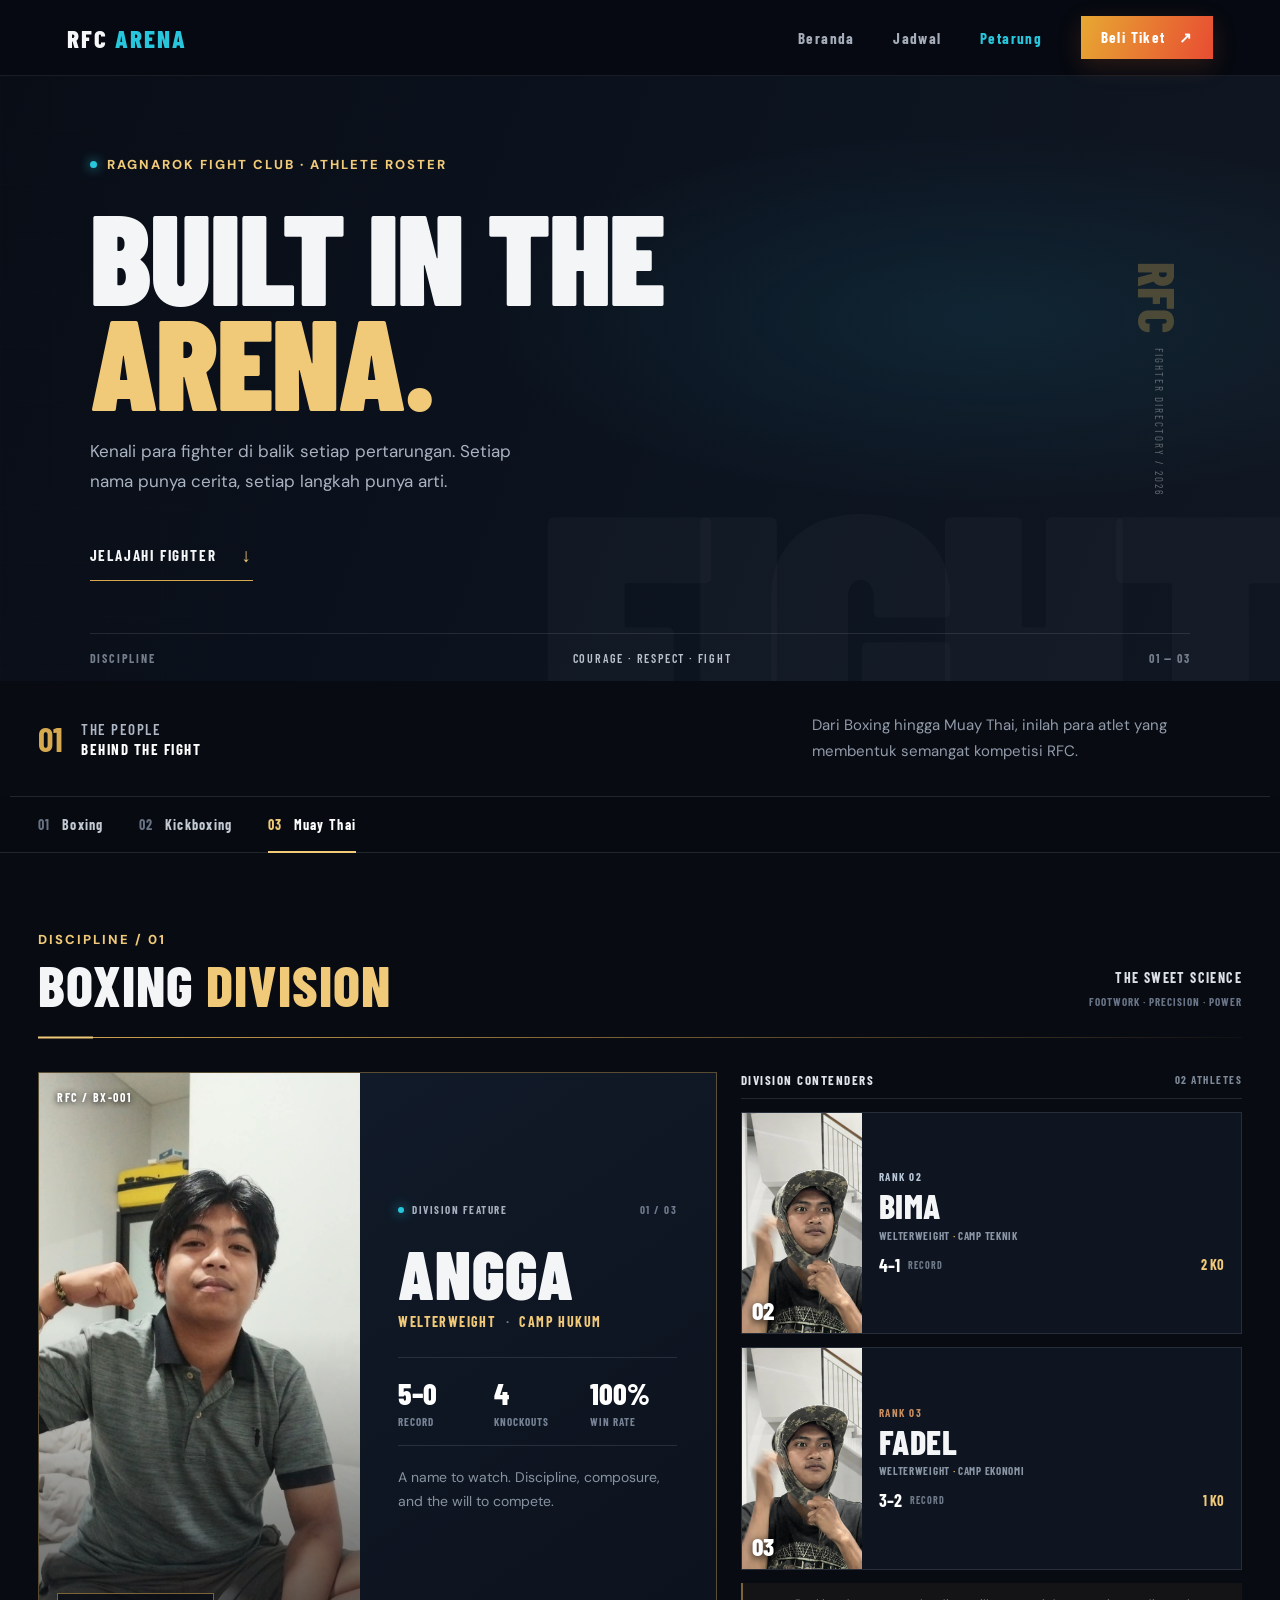
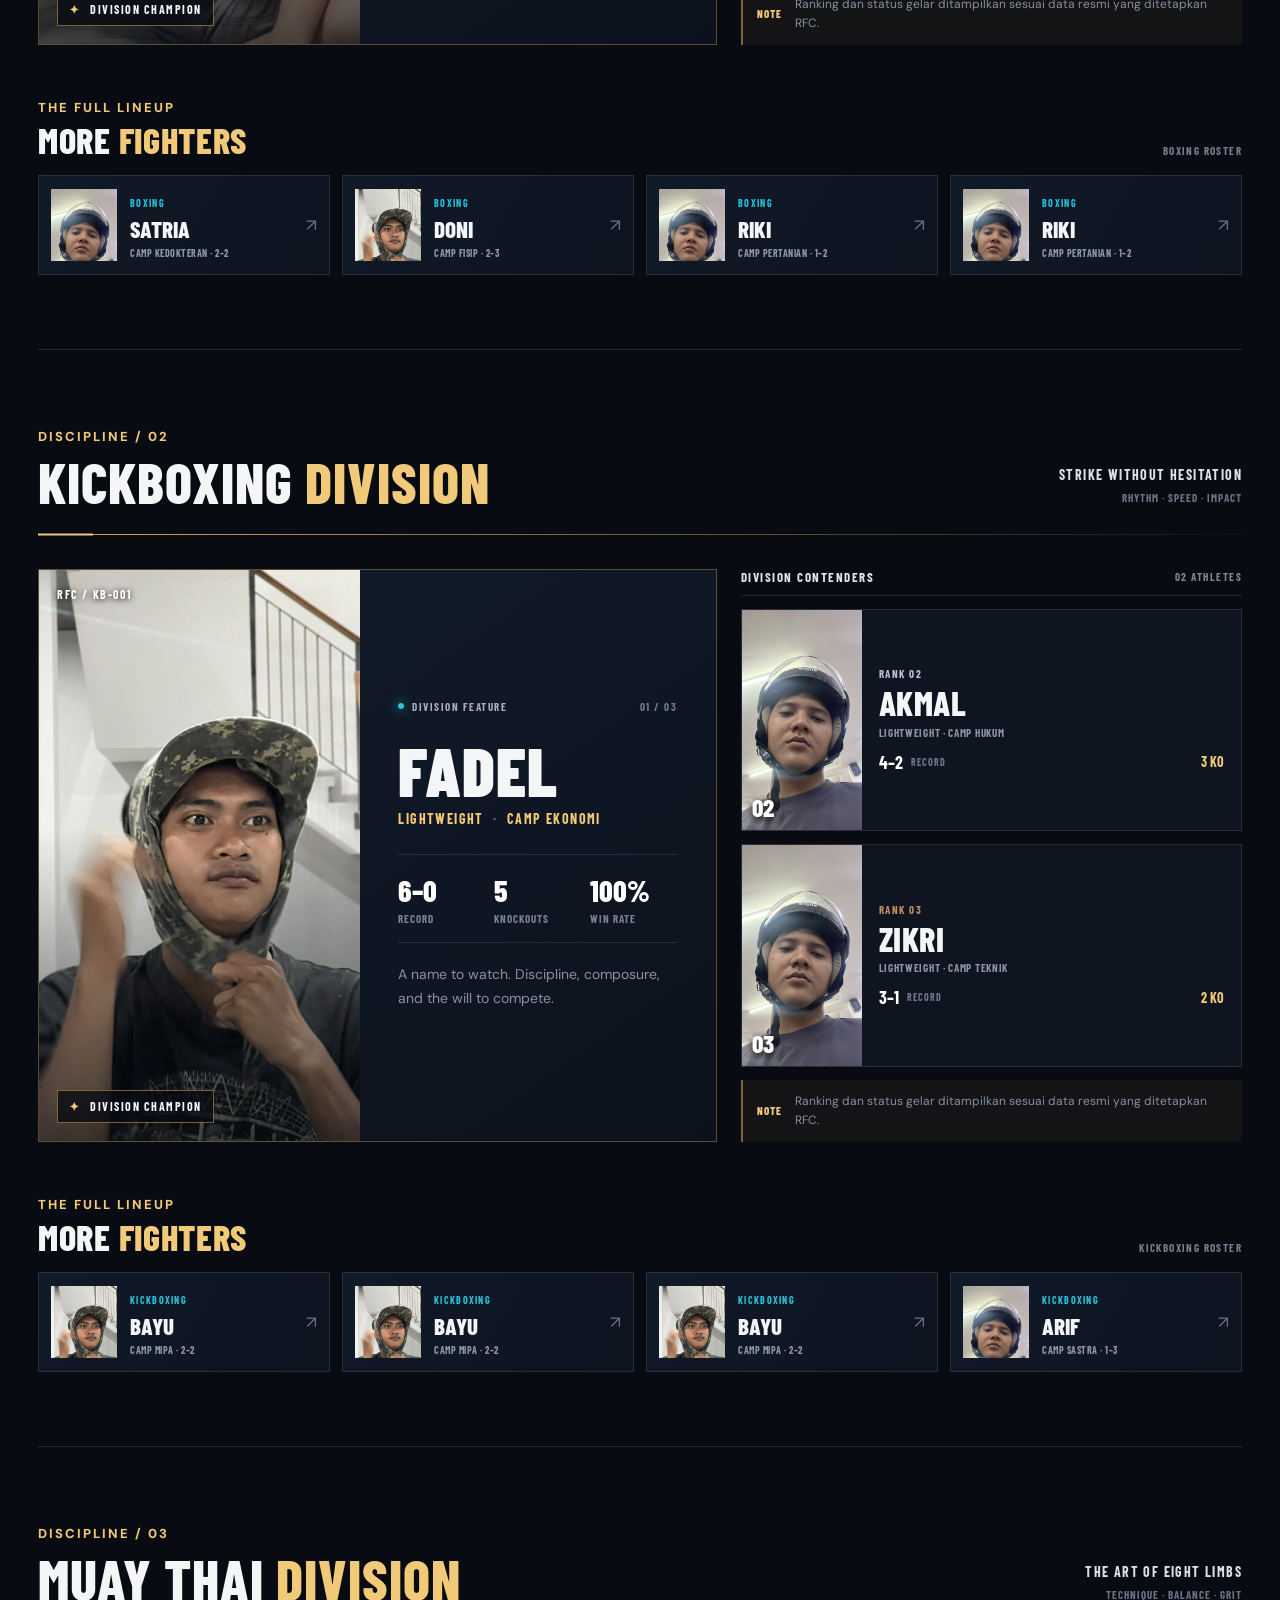
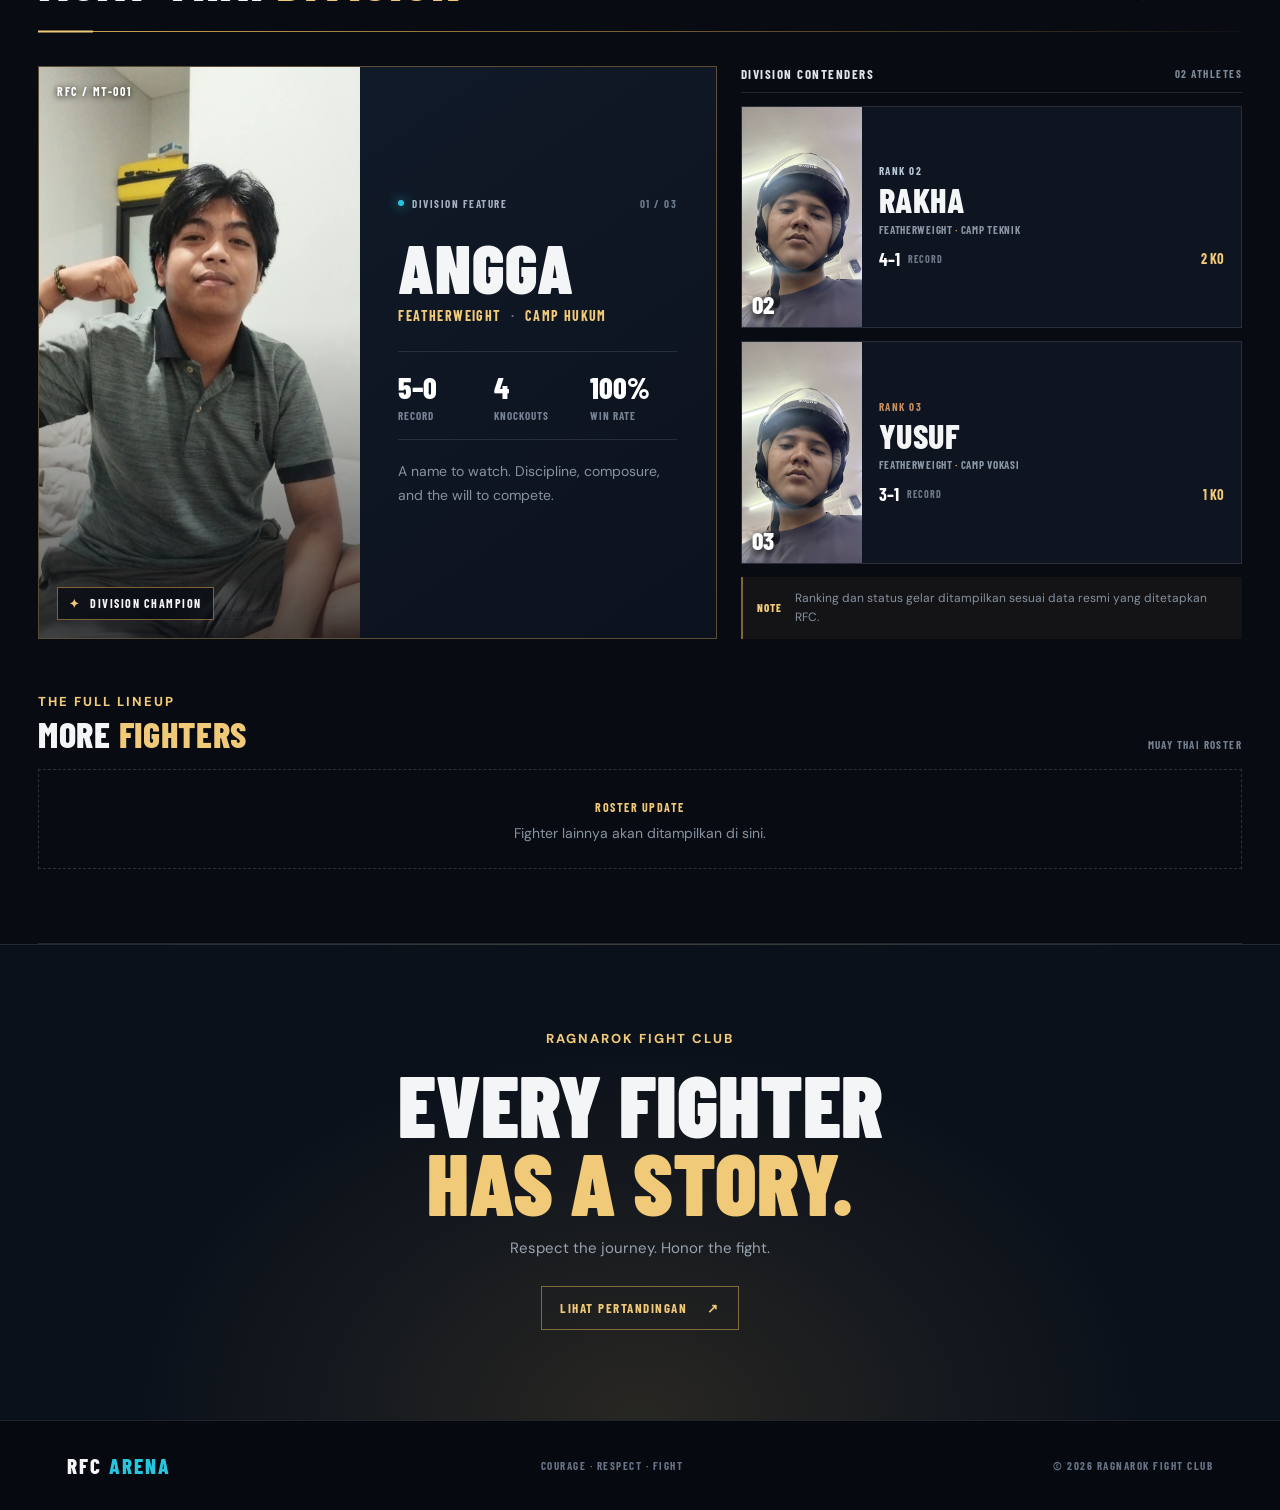
<file: petarung.html>
<!DOCTYPE html>
<html lang="id">
<head>
  <meta charset="UTF-8">
  <meta name="viewport" content="width=device-width, initial-scale=1.0">
  <meta name="theme-color" content="#080b12">
  <meta name="description" content="Kenali para fighter Ragnarok Fight Club — profil, divisi, dan pencapaian para petarung RFC.">
  <title>Fighters | RFC Arena</title>
  <link rel="preconnect" href="https://fonts.googleapis.com">
  <link rel="preconnect" href="https://fonts.gstatic.com" crossorigin>
  <link href="https://fonts.googleapis.com/css2?family=Barlow+Condensed:wght@400;500;600;700;800;900&family=DM+Sans:wght@400;500;600;700;800&family=Oswald:wght@500;600;700&display=swap" rel="stylesheet">
  <link rel="stylesheet" href="petarung.css">
  <script src="petarung.js" defer></script>
</head>
<body>
  <a class="skip-link" href="#main-content">Lewati ke konten</a>

  <header class="site-header">
    <a class="brand" href="index.html" aria-label="RFC Arena, beranda"><span>RFC</span><b>ARENA</b></a>
    <button class="menu-toggle" type="button" aria-label="Buka navigasi" aria-expanded="false" aria-controls="primary-nav">
      <span></span><span></span><span></span>
    </button>
    <nav class="primary-nav" id="primary-nav" aria-label="Navigasi utama">
      <a href="index.html">Beranda</a>
      <a href="jadwal-pertandingan.html">Jadwal</a>
      <a class="is-active" href="petarung.html" aria-current="page">Petarung</a>
      <a class="nav-ticket" href="beli-tiket.html">Beli Tiket <span aria-hidden="true">↗</span></a>
    </nav>
  </header>

  <main id="main-content">
    <section class="fighters-hero" aria-labelledby="hero-title">
      <div class="hero-noise" aria-hidden="true"></div>
      <div class="hero-content">
        <p class="eyebrow"><span></span> RAGNAROK FIGHT CLUB · ATHLETE ROSTER</p>
        <h1 id="hero-title">BUILT IN THE<br><em>ARENA.</em></h1>
        <p class="hero-copy">Kenali para fighter di balik setiap pertarungan. Setiap nama punya cerita, setiap langkah punya arti.</p>
        <a class="hero-link" href="#divisions">JELAJAHI FIGHTER <span aria-hidden="true">↓</span></a>
      </div>
      <div class="hero-side-note" aria-hidden="true"><span>RFC</span><i>FIGHTER DIRECTORY / 2026</i></div>
      <div class="hero-bottom-line" aria-hidden="true"><span>DISCIPLINE</span><b>COURAGE · RESPECT · FIGHT</b><span>01 — 03</span></div>
    </section>

    <section class="intro-strip" aria-label="Tentang roster fighter">
      <div><span class="strip-index">01</span><p>THE PEOPLE<br><strong>BEHIND THE FIGHT</strong></p></div>
      <p class="strip-description">Dari Boxing hingga Muay Thai, inilah para atlet yang membentuk semangat kompetisi RFC.</p>
    </section>

    <div class="division-nav-wrap" id="divisions">
      <nav class="division-nav" aria-label="Pilih divisi">
        <a class="division-tab is-active" href="#boxing">01 <span>Boxing</span></a>
        <a class="division-tab" href="#kickboxing">02 <span>Kickboxing</span></a>
        <a class="division-tab" href="#muay-thai">03 <span>Muay Thai</span></a>
      </nav>
    </div>

    <div class="division-list">
      <!-- BOXING DIVISION -->
      <section class="division-section" id="boxing" aria-labelledby="boxing-title">
        <header class="division-heading">
          <div><p class="section-kicker">DISCIPLINE / 01</p><h2 id="boxing-title">BOXING <span>DIVISION</span></h2></div>
          <p class="division-caption">THE SWEET SCIENCE<br><span>FOOTWORK · PRECISION · POWER</span></p>
        </header>
        <div class="division-rule"><span></span></div>

        <div class="featured-grid">
          <article class="fighter-feature champion-card">
            <div class="feature-image">
              <img src="foto/angtol.jpeg" alt="Angga, fighter Boxing RFC" loading="lazy">
              <span class="image-index">RFC / BX-001</span>
              <span class="champion-mark"><span>✦</span> DIVISION CHAMPION</span>
            </div>
            <div class="feature-content">
              <div class="feature-topline"><span class="status-label"><i></i> DIVISION FEATURE</span><span class="feature-number">01 / 03</span></div>
              <h3>ANGGA</h3>
              <p class="fighter-subtitle">WELTERWEIGHT <span>·</span> CAMP HUKUM</p>
              <div class="feature-stats">
                <div><strong>5–0</strong><span>RECORD</span></div>
                <div><strong>4</strong><span>KNOCKOUTS</span></div>
                <div><strong>100%</strong><span>WIN RATE</span></div>
              </div>
              <p class="feature-note">A name to watch. Discipline, composure, and the will to compete.</p>
            </div>
          </article>
          <div class="contender-column">
            <p class="column-heading">DIVISION CONTENDERS <span>02 ATHLETES</span></p>
            <article class="contender-card rank-silver">
              <div class="contender-image"><img src="foto/fadel.jpeg" alt="Fadel, fighter Boxing RFC" loading="lazy"><span>02</span></div>
              <div class="contender-info"><span class="rank-label">RANK 02</span><h3>BIMA</h3><p>WELTERWEIGHT <b>·</b> CAMP TEKNIK</p><div class="mini-record"><strong>4–1</strong><span>RECORD</span><strong>2 KO</strong></div></div>
            </article>
            <article class="contender-card rank-bronze">
              <div class="contender-image"><img src="foto/fadel.jpeg" alt="Fadel, fighter Boxing RFC" loading="lazy"><span>03</span></div>
              <div class="contender-info"><span class="rank-label">RANK 03</span><h3>FADEL</h3><p>WELTERWEIGHT <b>·</b> CAMP EKONOMI</p><div class="mini-record"><strong>3–2</strong><span>RECORD</span><strong>1 KO</strong></div></div>
            </article>
            <div class="division-note"><span>NOTE</span><p>Ranking dan status gelar ditampilkan sesuai data resmi yang ditetapkan RFC.</p></div>
          </div>
        </div>

        <div class="roster-heading"><div><p class="section-kicker">THE FULL LINEUP</p><h3>MORE <span>FIGHTERS</span></h3></div><span class="roster-count">BOXING ROSTER</span></div>
        <div class="roster-grid">
          <article class="roster-card"><img src="foto/akmalfighter.jpeg" alt="Satria" loading="lazy"><div><span>BOXING</span><h4>SATRIA</h4><p>CAMP KEDOKTERAN <b>·</b> 2–2</p></div><span class="roster-arrow">↗</span></article>
          <article class="roster-card"><img src="foto/fadel.jpeg" alt="Doni" loading="lazy"><div><span>BOXING</span><h4>DONI</h4><p>CAMP FISIP <b>·</b> 2–3</p></div><span class="roster-arrow">↗</span></article>
          <article class="roster-card"><img src="foto/akmalfighter.jpeg" alt="Riki" loading="lazy"><div><span>BOXING</span><h4>RIKI</h4><p>CAMP PERTANIAN <b>·</b> 1–2</p></div><span class="roster-arrow">↗</span></article>
          <article class="roster-card"><img src="foto/akmalfighter.jpeg" alt="Riki" loading="lazy"><div><span>BOXING</span><h4>RIKI</h4><p>CAMP PERTANIAN <b>·</b> 1–2</p></div><span class="roster-arrow">↗</span></article>
        </div>
      </section>

      <!-- KICKBOXING DIVISION -->
      <section class="division-section" id="kickboxing" aria-labelledby="kickboxing-title">
        <header class="division-heading">
          <div><p class="section-kicker">DISCIPLINE / 02</p><h2 id="kickboxing-title">KICKBOXING <span>DIVISION</span></h2></div>
          <p class="division-caption">STRIKE WITHOUT HESITATION<br><span>RHYTHM · SPEED · IMPACT</span></p>
        </header>
        <div class="division-rule"><span></span></div>
        <div class="featured-grid">
          <article class="fighter-feature champion-card">
            <div class="feature-image"><img src="foto/fadel.jpeg" alt="Fadel, fighter Kickboxing RFC" loading="lazy"><span class="image-index">RFC / KB-001</span><span class="champion-mark"><span>✦</span> DIVISION CHAMPION</span></div>
            <div class="feature-content"><div class="feature-topline"><span class="status-label"><i></i> DIVISION FEATURE</span><span class="feature-number">01 / 03</span></div><h3>FADEL</h3><p class="fighter-subtitle">LIGHTWEIGHT <span>·</span> CAMP EKONOMI</p><div class="feature-stats"><div><strong>6–0</strong><span>RECORD</span></div><div><strong>5</strong><span>KNOCKOUTS</span></div><div><strong>100%</strong><span>WIN RATE</span></div></div><p class="feature-note">A name to watch. Discipline, composure, and the will to compete.</p></div>
          </article>
          <div class="contender-column"><p class="column-heading">DIVISION CONTENDERS <span>02 ATHLETES</span></p>
            <article class="contender-card rank-silver"><div class="contender-image"><img src="foto/akmalfighter.jpeg" alt="Akmal, fighter Kickboxing RFC" loading="lazy"><span>02</span></div><div class="contender-info"><span class="rank-label">RANK 02</span><h3>AKMAL</h3><p>LIGHTWEIGHT <b>·</b> CAMP HUKUM</p><div class="mini-record"><strong>4–2</strong><span>RECORD</span><strong>3 KO</strong></div></div></article>
            <article class="contender-card rank-bronze"><div class="contender-image"><img src="foto/akmalfighter.jpeg" alt="Zikri, fighter Kickboxing RFC" loading="lazy"><span>03</span></div><div class="contender-info"><span class="rank-label">RANK 03</span><h3>ZIKRI</h3><p>LIGHTWEIGHT <b>·</b> CAMP TEKNIK</p><div class="mini-record"><strong>3–1</strong><span>RECORD</span><strong>2 KO</strong></div></div></article>
            <div class="division-note"><span>NOTE</span><p>Ranking dan status gelar ditampilkan sesuai data resmi yang ditetapkan RFC.</p></div>
          </div>
        </div>
        <div class="roster-heading"><div><p class="section-kicker">THE FULL LINEUP</p><h3>MORE <span>FIGHTERS</span></h3></div><span class="roster-count">KICKBOXING ROSTER</span></div>
        <div class="roster-grid">
          <article class="roster-card"><img src="foto/fadel.jpeg" alt="Bayu" loading="lazy"><div><span>KICKBOXING</span><h4>BAYU</h4><p>CAMP MIPA <b>·</b> 2–2</p></div><span class="roster-arrow">↗</span></article>
          <article class="roster-card"><img src="foto/fadel.jpeg" alt="Bayu" loading="lazy"><div><span>KICKBOXING</span><h4>BAYU</h4><p>CAMP MIPA <b>·</b> 2–2</p></div><span class="roster-arrow">↗</span></article>
          <article class="roster-card"><img src="foto/fadel.jpeg" alt="Bayu" loading="lazy"><div><span>KICKBOXING</span><h4>BAYU</h4><p>CAMP MIPA <b>·</b> 2–2</p></div><span class="roster-arrow">↗</span></article>
          <article class="roster-card"><img src="foto/akmalfighter.jpeg" alt="Arif" loading="lazy"><div><span>KICKBOXING</span><h4>ARIF</h4><p>CAMP SASTRA <b>·</b> 1–3</p></div><span class="roster-arrow">↗</span></article>
        </div>
      </section>

      <!-- MUAY THAI DIVISION -->
      <section class="division-section" id="muay-thai" aria-labelledby="muay-title">
        <header class="division-heading">
          <div><p class="section-kicker">DISCIPLINE / 03</p><h2 id="muay-title">MUAY THAI <span>DIVISION</span></h2></div>
          <p class="division-caption">THE ART OF EIGHT LIMBS<br><span>TECHNIQUE · BALANCE · GRIT</span></p>
        </header>
        <div class="division-rule"><span></span></div>
        <div class="featured-grid">
          <article class="fighter-feature champion-card"><div class="feature-image"><img src="foto/angtol.jpeg" alt="Angga, fighter Muay Thai RFC" loading="lazy"><span class="image-index">RFC / MT-001</span><span class="champion-mark"><span>✦</span> DIVISION CHAMPION</span></div><div class="feature-content"><div class="feature-topline"><span class="status-label"><i></i> DIVISION FEATURE</span><span class="feature-number">01 / 03</span></div><h3>ANGGA</h3><p class="fighter-subtitle">FEATHERWEIGHT <span>·</span> CAMP HUKUM</p><div class="feature-stats"><div><strong>5–0</strong><span>RECORD</span></div><div><strong>4</strong><span>KNOCKOUTS</span></div><div><strong>100%</strong><span>WIN RATE</span></div></div><p class="feature-note">A name to watch. Discipline, composure, and the will to compete.</p></div></article>
          <div class="contender-column"><p class="column-heading">DIVISION CONTENDERS <span>02 ATHLETES</span></p>
            <article class="contender-card rank-silver"><div class="contender-image"><img src="foto/akmalfighter.jpeg" alt="Rakha, fighter Muay Thai RFC" loading="lazy"><span>02</span></div><div class="contender-info"><span class="rank-label">RANK 02</span><h3>RAKHA</h3><p>FEATHERWEIGHT <b>·</b> CAMP TEKNIK</p><div class="mini-record"><strong>4–1</strong><span>RECORD</span><strong>2 KO</strong></div></div></article>
            <article class="contender-card rank-bronze"><div class="contender-image"><img src="foto/akmalfighter.jpeg" alt="Yusuf, fighter Muay Thai RFC" loading="lazy"><span>03</span></div><div class="contender-info"><span class="rank-label">RANK 03</span><h3>YUSUF</h3><p>FEATHERWEIGHT <b>·</b> CAMP VOKASI</p><div class="mini-record"><strong>3–1</strong><span>RECORD</span><strong>1 KO</strong></div></div></article>
            <div class="division-note"><span>NOTE</span><p>Ranking dan status gelar ditampilkan sesuai data resmi yang ditetapkan RFC.</p></div>
          </div>
        </div>
        <div class="roster-heading"><div><p class="section-kicker">THE FULL LINEUP</p><h3>MORE <span>FIGHTERS</span></h3></div><span class="roster-count">MUAY THAI ROSTER</span></div>
        <div class="roster-empty"><span>ROSTER UPDATE</span><p>Fighter lainnya akan ditampilkan di sini.</p></div>
      </section>
    </div>

    <section class="closing-banner"><p class="section-kicker">RAGNAROK FIGHT CLUB</p><h2>EVERY FIGHTER<br><em>HAS A STORY.</em></h2><p>Respect the journey. Honor the fight.</p><a href="jadwal-pertandingan.html">LIHAT PERTANDINGAN <span>↗</span></a></section>
  </main>

  <footer class="site-footer"><a class="brand" href="index.html"><span>RFC</span><b>ARENA</b></a><p>COURAGE · RESPECT · FIGHT</p><span>© <span id="current-year">2026</span> RAGNAROK FIGHT CLUB</span></footer>
</body>
</html>
</file>
<file: index.css>
/* =========================================================
   RAGNAROK FIGHT CLUB — RESPONSIVE DESIGN SYSTEM
   File: index.css
   ========================================================= */

:root {
  color-scheme: dark;
  --bg: #070b12;
  --bg-soft: #0c1420;
  --panel: #101b2a;
  --panel-light: #142235;
  --text: #f4f6f8;
  --muted: #a5b1c0;
  --muted-dark: #718096;
  --cyan: #36d8ed;
  --cyan-bright: #65eaff;
  --gold: #d5ad67;
  --line: rgba(148, 163, 184, .18);
  --font-display: "Cinzel", Georgia, serif;
  --font-body: "Inter", Arial, sans-serif;
  --font-condensed: "Rajdhani", Arial, sans-serif;
  --content: 1160px;
  --nav-height: 78px;
}

@font-face {
  font-family: "GodOfWar";
  src: url("fonts/GODOFWAR.TTF") format("truetype");
  font-style: normal;
  font-weight: 400;
  font-display: swap;
}

* { box-sizing: border-box; }
html { scroll-behavior: smooth; scroll-padding-top: calc(var(--nav-height) + 20px); }
body {
  margin: 0;
  min-width: 320px;
  overflow-x: hidden;
  background: var(--bg);
  color: var(--text);
  font-family: var(--font-body);
  -webkit-font-smoothing: antialiased;
}
body.menu-open { overflow: hidden; }
a { color: inherit; }
img { display: block; max-width: 100%; }
button, a { -webkit-tap-highlight-color: transparent; }
::selection { color: #061017; background: var(--cyan); }

.skip-link {
  position: fixed; top: 10px; left: 10px; z-index: 2000;
  padding: 10px 14px; color: #061017; background: var(--cyan);
  transform: translateY(-150%); border-radius: 4px;
}
.skip-link:focus { transform: translateY(0); }

/* Navigation */
.site-nav {
  position: absolute; inset: 0 0 auto; z-index: 1000;
  height: var(--nav-height);
  background: rgba(5, 10, 17, .82);
  border-bottom: 1px solid rgba(89, 216, 237, .18);
  backdrop-filter: blur(16px);
}
.nav-inner {
  width: min(var(--content), calc(100% - 64px));
  height: 100%; margin: auto;
  display: flex; align-items: center; justify-content: space-between;
}
.brand {
  display: inline-flex; align-items: baseline; gap: 8px;
  text-decoration: none; white-space: nowrap;
  font-family: var(--font-display); font-weight: 800;
  font-size: 1.22rem; letter-spacing: .12em;
}
.brand-main { color: #fff; }
.brand-accent { color: var(--cyan); }
.nav-panel { display: flex; align-items: center; gap: 42px; }
.nav-links, .nav-actions { display: flex; align-items: center; }
.nav-links { gap: 30px; list-style: none; padding: 0; margin: 0; }
.nav-link, .admin-link {
  color: #b7c2d0; text-decoration: none; text-transform: uppercase;
  font-family: var(--font-condensed); font-size: 1.04rem;
  font-weight: 700; letter-spacing: .12em; transition: color .2s ease;
}
.nav-link:hover, .nav-link.active { color: var(--cyan); }
.nav-actions { gap: 18px; }
.admin-link { color: #e0a0a0; font-size: .9rem; }
.admin-link:hover { color: #ffb0a7; }

.button {
  min-height: 48px; display: inline-flex; align-items: center; justify-content: center;
  gap: 12px; padding: 0 22px; border: 1px solid transparent;
  border-radius: 3px; text-decoration: none; text-align: center;
  font-family: var(--font-condensed); font-size: 1rem; font-weight: 700;
  letter-spacing: .11em; text-transform: uppercase;
  transition: transform .2s ease, background .2s ease, border-color .2s ease, box-shadow .2s ease;
}
.button:hover { transform: translateY(-2px); }
.button-primary, .button-nav {
  color: #041016; background: var(--cyan);
  border-color: var(--cyan); box-shadow: 0 7px 24px rgba(54, 216, 237, .16);
}
.button-primary:hover, .button-nav:hover { background: var(--cyan-bright); box-shadow: 0 9px 28px rgba(54, 216, 237, .25); }
.button-ghost {
  color: #f4f6f8; background: rgba(7, 11, 18, .3);
  border-color: rgba(226, 232, 240, .55);
}
.button-ghost:hover { border-color: var(--cyan); color: var(--cyan); }
.button-nav { min-height: 40px; padding: 0 17px; font-size: .94rem; }
.menu-toggle { display: none; }

/* Hero */
.hero {
  min-height: min(820px, 100svh); position: relative; isolation: isolate;
  display: grid; place-items: center; padding: calc(var(--nav-height) + 76px) 24px 72px;
  text-align: center; overflow: hidden;
  background: #08111d url("foto/bg2.jpg") center 36% / cover no-repeat;
}
.hero-backdrop {
  display: none;
}
.hero::before {
  content: ""; position: absolute; inset: 0; z-index: -1;
  background:
    linear-gradient(90deg, rgba(4, 9, 16, .86), rgba(4, 9, 16, .48) 52%, rgba(4, 9, 16, .82)),
    linear-gradient(0deg, #070b12 0%, rgba(7, 11, 18, .08) 48%, rgba(7, 11, 18, .5) 100%);
}
.hero::after {
  content: ""; position: absolute; inset: auto 0 0; height: 180px; z-index: -1;
  background: linear-gradient(0deg, var(--bg), transparent);
}
.hero-content { width: min(900px, 100%); position: relative; }
.eyebrow, .hero-kicker, .section-eyebrow {
  margin: 0; color: var(--cyan); font-family: var(--font-condensed);
  font-size: .88rem; font-weight: 700; letter-spacing: .25em; text-transform: uppercase;
}
.eyebrow { display: flex; align-items: center; justify-content: center; gap: 13px; color: #d2dce5; }
.eyebrow-line { width: 34px; height: 1px; background: var(--gold); }
.hero-kicker { margin-top: 38px; color: var(--gold); letter-spacing: .32em; }
.hero h1 {
  margin: 15px 0 18px; color: #fff; font-family: var(--font-display);
  font-size: clamp(3.2rem, 7.4vw, 6.7rem); font-weight: 800;
  letter-spacing: .035em; line-height: 1.02; text-transform: uppercase;
  text-shadow: 0 8px 36px rgba(0,0,0,.55);
}
.hero h1 span { display: block; color: #e8edf2; }
.hero-description {
  margin: 0; color: #f0f3f6; font-family: var(--font-display);
  font-size: clamp(1.05rem, 2vw, 1.35rem); font-weight: 600; letter-spacing: .14em;
  text-transform: uppercase;
}
.hero-sports {
  margin: 12px 0 0; color: #b8c5d1; font-family: var(--font-condensed);
  font-size: 1.1rem; font-weight: 700; letter-spacing: .2em; text-transform: uppercase;
}
.hero-sports i { color: var(--cyan); font-style: normal; padding: 0 7px; }
.hero-actions { display: flex; justify-content: center; gap: 14px; flex-wrap: wrap; margin-top: 38px; }
.hero-scroll {
  display: inline-flex; align-items: center; gap: 12px; margin-top: 54px;
  color: #a9b6c4; text-decoration: none; font-family: var(--font-condensed);
  font-size: .82rem; font-weight: 700; letter-spacing: .2em; text-transform: uppercase;
}
.hero-scroll span { width: 34px; height: 1px; background: var(--cyan); }
.hero-bottom-line { position: absolute; bottom: 0; left: 50%; width: min(1160px, calc(100% - 64px)); height: 1px; background: linear-gradient(90deg, transparent, rgba(54,216,237,.65), transparent); transform: translateX(-50%); }

/* Shared sections */
.section { width: min(var(--content), calc(100% - 64px)); margin: 0 auto; }
.main-event-section { padding-top: 105px; padding-bottom: 110px; }
.section-heading { margin: 0 auto 42px; text-align: center; }
.section-eyebrow { margin-bottom: 13px; font-size: .78rem; }
.section-heading h2 {
  margin: 0; color: #f5f7f9; font-family: var(--font-display);
  font-size: clamp(1.8rem, 4vw, 2.8rem); font-weight: 700;
  letter-spacing: .035em; text-transform: uppercase;
}
.section-heading h2 span { color: var(--cyan); padding: 0 5px; }
.section-heading > p:last-child { margin: 12px 0 0; color: var(--muted); font-size: .95rem; line-height: 1.7; }

/* Main event */
.main-event-card {
  display: grid; grid-template-columns: minmax(0, 1fr) 190px minmax(0, 1fr);
  align-items: stretch; gap: 20px; padding: 20px;
  background: linear-gradient(135deg, rgba(19,32,48,.96), rgba(8,15,25,.98));
  border: 1px solid rgba(93, 214, 231, .25);
  box-shadow: 0 24px 70px rgba(0,0,0,.28);
}
.fighter-panel { min-width: 0; background: rgba(4,9,16,.45); border: 1px solid var(--line); }
.fighter-photo { position: relative; height: 310px; overflow: hidden; background: #121d2b; }
.fighter-photo::after { content: ""; position: absolute; inset: 45% 0 0; background: linear-gradient(0deg, rgba(3,7,12,.75), transparent); }
.fighter-photo img { width: 100%; height: 100%; object-fit: cover; object-position: center 25%; filter: saturate(.78) contrast(1.08); }
.fighter-corner {
  position: absolute; left: 15px; bottom: 14px; z-index: 1;
  padding: 6px 9px; color: #fff; background: rgba(125,54,48,.85);
  font-family: var(--font-condensed); font-size: .75rem; font-weight: 700; letter-spacing: .14em;
}
.blue-corner { background: rgba(35,91,137,.9); }
.fighter-details { padding: 20px 22px 22px; }
.fighter-league { margin: 0 0 7px; color: var(--cyan); font-family: var(--font-condensed); font-size: .8rem; font-weight: 700; letter-spacing: .18em; }
.fighter-details h3 { margin: 0 0 10px; color: #fff; font-family: var(--font-display); font-size: clamp(1.2rem, 2vw, 1.65rem); }
.weight-class { display: inline-block; padding: 5px 9px; color: #c2ccd6; border: 1px solid rgba(194,204,214,.25); font-family: var(--font-condensed); font-size: .78rem; font-weight: 700; letter-spacing: .1em; text-transform: uppercase; }
.versus-panel { display: flex; flex-direction: column; align-items: center; justify-content: center; text-align: center; padding: 20px 8px; }
.match-type { padding: 7px 10px; color: #10151b; background: var(--gold); font-family: var(--font-condensed); font-size: .75rem; font-weight: 800; letter-spacing: .13em; }
.versus-panel strong { margin: 16px 0; color: var(--cyan); font-family: var(--font-display); font-size: 3.6rem; font-style: italic; line-height: 1; }
.versus-panel p { margin: 0 0 5px; color: var(--muted-dark); font-family: var(--font-condensed); font-size: .75rem; font-weight: 700; letter-spacing: .2em; }
.versus-panel time { color: #f0f3f6; font-family: var(--font-condensed); font-size: .95rem; font-weight: 700; letter-spacing: .08em; }
.event-footer { display: flex; justify-content: space-between; align-items: center; gap: 15px; margin-top: 17px; color: var(--muted); font-family: var(--font-condensed); font-size: .83rem; font-weight: 700; letter-spacing: .12em; }
.event-footer > span { display: flex; align-items: center; gap: 9px; }
.status-dot { width: 7px; height: 7px; border-radius: 50%; background: #dc7770; box-shadow: 0 0 10px rgba(220,119,112,.7); }
.event-footer a { color: var(--cyan); text-decoration: none; letter-spacing: .06em; }
.event-footer a:hover { color: #fff; }

/* Hall of fame */
.hall-section {
  position: relative; padding: 100px 0 105px;
  background: radial-gradient(ellipse at 50% 0%, rgba(31,75,94,.2), transparent 55%), #0a111b;
  border-top: 1px solid rgba(213,173,103,.25);
  border-bottom: 1px solid rgba(213,173,103,.25);
}
.division-block { margin-top: 62px; }
.division-heading { display: flex; align-items: center; gap: 15px; margin-bottom: 25px; }
.division-mark { color: var(--gold); font-family: var(--font-condensed); font-size: .85rem; font-weight: 700; letter-spacing: .1em; }
.division-heading h3 { margin: 0; color: #e9edf1; font-family: var(--font-display); font-size: 1.2rem; letter-spacing: .06em; }
.division-rule { flex: 1; height: 1px; background: linear-gradient(90deg, rgba(213,173,103,.55), transparent); }
.ranking-grid { display: grid; grid-template-columns: repeat(3, minmax(0, 1fr)); align-items: end; gap: 20px; }
.ranking-card {
  position: relative; overflow: hidden; min-width: 0; padding: 20px;
  background: linear-gradient(145deg, #142236, #0c1420);
  border: 1px solid rgba(148,163,184,.22);
}
.ranking-champion { border-color: rgba(213,173,103,.75); box-shadow: 0 12px 40px rgba(0,0,0,.2); }
.rank-label { display: inline-block; color: #aab7c5; font-family: var(--font-condensed); font-size: .76rem; font-weight: 700; letter-spacing: .17em; }
.champion-label { color: var(--gold); }
.ranking-placeholder {
  display: grid; place-items: center; height: 170px; margin: 16px 0;
  background: linear-gradient(135deg, rgba(3,9,16,.85), rgba(27,49,66,.55));
  border: 1px dashed rgba(148,163,184,.25);
}
.ranking-placeholder span { color: rgba(213,225,235,.2); font-family: var(--font-display); font-size: 4rem; font-weight: 700; }
.ranking-champion .ranking-placeholder { height: 205px; border-color: rgba(213,173,103,.3); }
.ranking-copy h4 { margin: 0 0 6px; color: #edf2f6; font-family: var(--font-display); font-size: 1rem; }
.ranking-copy p { margin: 0; color: var(--muted-dark); font-size: .82rem; }

/* Value cards */
.values-section { padding-top: 105px; padding-bottom: 110px; }
.values-grid { display: grid; grid-template-columns: repeat(3, 1fr); gap: 18px; }
.value-card { padding: 27px; background: var(--bg-soft); border: 1px solid var(--line); }
.value-number { color: var(--cyan); font-family: var(--font-condensed); font-size: .85rem; font-weight: 700; letter-spacing: .16em; }
.value-card h3 { margin: 19px 0 10px; color: #f0f3f6; font-family: var(--font-display); font-size: 1.05rem; }
.value-card p { margin: 0; color: var(--muted); font-size: .9rem; line-height: 1.75; }

/* Closing CTA + footer */
.closing-cta {
  padding: 75px 24px; text-align: center;
  background: linear-gradient(110deg, rgba(9,19,30,.95), rgba(16,39,52,.9)), url("foto/bg2.jpg") center 45% / cover;
  border-top: 1px solid rgba(54,216,237,.2);
}
.closing-cta h2 { margin: 12px 0; color: #fff; font-family: var(--font-display); font-size: clamp(1.8rem, 4vw, 2.8rem); text-transform: uppercase; }
.closing-cta > p:not(.section-eyebrow) { margin: 0 0 25px; color: var(--muted); }
.site-footer { display: flex; flex-direction: column; align-items: center; gap: 9px; padding: 34px 20px; background: #05080e; text-align: center; }
.footer-brand { font-size: 1.1rem; }
.site-footer p { margin: 0; color: var(--muted-dark); font-family: var(--font-condensed); font-size: .75rem; font-weight: 700; letter-spacing: .24em; }
.site-footer small { margin-top: 8px; color: #647184; font-size: .72rem; }

/* Responsive tablet */
@media (max-width: 900px) {
  :root { --nav-height: 72px; }
  .nav-inner, .section { width: min(100% - 44px, var(--content)); }
  .nav-panel { gap: 24px; }
  .nav-links { gap: 18px; }
  .main-event-card { grid-template-columns: minmax(0, 1fr) 130px minmax(0, 1fr); gap: 12px; padding: 14px; }
  .fighter-photo { height: 260px; }
  .versus-panel strong { font-size: 2.8rem; }
}

/* Responsive mobile */
@media (max-width: 680px) {
  :root { --nav-height: 66px; }
  .nav-inner { width: calc(100% - 36px); }
  .brand { font-size: 1.08rem; }
  .menu-toggle {
    width: 44px; height: 42px; display: flex; flex-direction: column;
    justify-content: center; align-items: center; gap: 5px;
    padding: 0; border: 1px solid rgba(54,216,237,.35); border-radius: 3px;
    background: rgba(11,21,32,.7); cursor: pointer;
  }
  .menu-toggle span { width: 18px; height: 2px; background: #eaf5f8; transition: transform .2s ease, opacity .2s ease; }
  .menu-toggle[aria-expanded="true"] span:first-child { transform: translateY(7px) rotate(45deg); }
  .menu-toggle[aria-expanded="true"] span:nth-child(2) { opacity: 0; }
  .menu-toggle[aria-expanded="true"] span:last-child { transform: translateY(-7px) rotate(-45deg); }
  .nav-panel {
    position: absolute; top: var(--nav-height); left: 0; right: 0;
    display: flex; flex-direction: column; align-items: stretch; gap: 0;
    padding: 10px 18px 20px; background: rgba(5,10,17,.98);
    border-bottom: 1px solid rgba(54,216,237,.25);
    opacity: 0; visibility: hidden; transform: translateY(-8px);
    transition: opacity .2s ease, transform .2s ease, visibility .2s ease;
  }
  .nav-panel.is-open { opacity: 1; visibility: visible; transform: translateY(0); }
  .nav-links { display: flex; flex-direction: column; align-items: stretch; gap: 0; }
  .nav-links li { border-bottom: 1px solid rgba(148,163,184,.12); }
  .nav-link { display: block; padding: 14px 4px; font-size: 1rem; }
  .nav-actions { display: grid; grid-template-columns: 1fr auto; gap: 14px; padding-top: 16px; }
  .button-nav { min-height: 44px; }
  .admin-link { display: inline-flex; align-items: center; padding: 0 10px; }

  .hero {
    min-height: 760px; min-height: max(720px, 94svh);
    padding: calc(var(--nav-height) + 78px) 22px 55px;
    background-position: 55% center;
  }

  /* Infinite background movement - MOBILE ONLY */
  .hero {
    background-image: none;
  }

  .hero-backdrop {
    isolation: isolate;
    display: block;
    position: absolute;
    inset: 0;
    z-index: 0;
    overflow: hidden;
    pointer-events: none;
  }

  .hero-background-track {
    position: relative;
    z-index: 0;
    display: flex;
    width: max-content;
    height: 100%;
    animation: panorama-scroll 35s linear infinite;
    will-change: transform;
  }

  .hero-background-track img {
    display: block;
    flex: 0 0 auto;
    width: auto;
    min-width: 100vw;
    height: 100%;
    max-width: none;
    object-fit: cover;
    object-position: center;
  }

  @keyframes panorama-scroll {
    from {
      transform: translateX(0);
    }
    to {
      transform: translateX(-50%);
    }
  }

  /* Keep text and buttons above the moving image */
  .hero-content {
    position: relative;
    z-index: 2;
  }
  .hero-content h1, .hero-content h2, .hero-content p {
    text-shadow: 0 2px 12px rgba(0, 0, 0, 0.65);
  }

  .hero-bottom-line {
    z-index: 2;
  }
  .hero-backdrop::after {
  content: "";
  position: absolute;
  inset: 0;
  z-index: 1;
  pointer-events: none;

  background:
    linear-gradient(
      to bottom,
      rgba(3, 8, 14, 0.42) 0%,
      rgba(3, 8, 14, 0.48) 25%,
      rgba(3, 8, 14, 0.68) 55%,
      rgba(3, 8, 14, 0.52) 100%
    );
}

  .hero::before {
    background:
      linear-gradient(90deg, rgba(4,9,16,.82), rgba(4,9,16,.56)),
      linear-gradient(0deg, #070b12 0%, rgba(7,11,18,.12) 55%, rgba(7,11,18,.62) 100%);
  }
  .eyebrow { gap: 8px; font-size: .68rem; letter-spacing: .16em; }
  .eyebrow-line { width: 19px; }
  .hero-kicker { margin-top: 32px; font-size: .76rem; }
  .hero h1 { margin: 18px 0; font-size: clamp(2.45rem, 11vw, 3.65rem); line-height: 1.12; letter-spacing: .015em; }
  .hero-description { font-size: 1rem; letter-spacing: .08em; }
  .hero-sports { max-width: 300px; margin: 11px auto 0; font-size: .95rem; line-height: 1.5; letter-spacing: .12em; }
  .hero-actions { display: grid; grid-template-columns: 1fr; width: min(100%, 340px); margin: 30px auto 0; gap: 11px; }
  .button { min-height: 49px; font-size: .92rem; }
  .hero-scroll { margin-top: 38px; font-size: .72rem; }
  .hero-bottom-line { width: calc(100% - 36px); }

  .section { width: calc(100% - 36px); }
  .main-event-section { padding-top: 76px; padding-bottom: 78px; }
  .section-heading { margin-bottom: 28px; }
  .section-heading h2 { font-size: clamp(1.55rem, 7vw, 2.1rem); line-height: 1.2; }
  .section-heading > p:last-child { font-size: .86rem; }
  .main-event-card { grid-template-columns: minmax(0, 1fr) 66px minmax(0, 1fr); gap: 7px; padding: 9px; }
  .fighter-photo { height: clamp(130px, 39vw, 190px); }
  .fighter-corner { left: 6px; bottom: 7px; padding: 4px 5px; font-size: .56rem; letter-spacing: .08em; }
  .fighter-details { padding: 12px 8px 13px; }
  .fighter-league { font-size: .58rem; letter-spacing: .08em; }
  .fighter-details h3 { font-size: clamp(.8rem, 3.5vw, 1.05rem); overflow-wrap: anywhere; }
  .weight-class { padding: 4px 5px; font-size: .58rem; letter-spacing: .04em; }
  .versus-panel { padding: 10px 0; }
  .match-type { padding: 5px 4px; font-size: .52rem; letter-spacing: .04em; }
  .versus-panel strong { margin: 12px 0; font-size: 1.75rem; }
  .versus-panel p { font-size: .55rem; letter-spacing: .12em; }
  .versus-panel time { font-size: .62rem; line-height: 1.35; }
  .event-footer { align-items: flex-start; font-size: .7rem; letter-spacing: .06em; }
  .event-footer a { text-align: right; }

  .hall-section { padding: 76px 0 80px; }
  .division-block { margin-top: 42px; }
  .division-heading { gap: 10px; margin-bottom: 17px; }
  .division-heading h3 { font-size: .95rem; }
  .ranking-grid { grid-template-columns: 1fr; gap: 12px; }
  .ranking-card { display: grid; grid-template-columns: 58px 1fr; align-items: center; gap: 12px; padding: 12px; }
  .rank-label { grid-column: 1 / -1; }
  .ranking-placeholder, .ranking-champion .ranking-placeholder { height: 72px; margin: 0; }
  .ranking-placeholder span { font-size: 2rem; }
  .ranking-copy h4 { font-size: .86rem; }
  .ranking-copy p { font-size: .75rem; line-height: 1.4; }

  .values-section { padding-top: 78px; padding-bottom: 80px; }
  .values-grid { grid-template-columns: 1fr; gap: 12px; }
  .value-card { padding: 21px; }
  .value-card h3 { margin: 12px 0 7px; }
  .value-card p { font-size: .86rem; }
  .closing-cta { padding: 60px 22px; }
  .closing-cta h2 { font-size: 1.8rem; line-height: 1.25; }
}

@media (max-width: 360px) {
  .main-event-card { grid-template-columns: minmax(0, 1fr) 54px minmax(0, 1fr); }
  .fighter-photo { height: 122px; }
  .fighter-league { font-size: .52rem; }
  .versus-panel strong { font-size: 1.5rem; }
  .hero h1 { font-size: 2.35rem; }
}

@media (prefers-reduced-motion: reduce) {
  *, *::before, *::after { scroll-behavior: auto !important; transition-duration: .01ms !important; animation-duration: .01ms !important; }
}
</file>
<file: petarung.css>
:root {
  --bg: #080b12;
  --panel: #0e1420;
  --panel2: #111a29;
  --line: rgba(220,230,242,.12);
  --text: #f4f5f7;
  --muted: #929baa;
  --gold: #d6a84f;
  --gold2: #f0c979;
  --cyan: #28c6dc;
  --red: #ef553e;
  --font-display: 'Barlow Condensed',Impact,sans-serif;
  --font-body: 'DM Sans',Arial,sans-serif;
  --header-h: 76px
}
* {
  box-sizing: border-box;
  margin: 0;
  padding: 0
}
html {
  scroll-behavior: smooth;
  scroll-padding-top: calc(var(--header-h) + 20px)
}
body {
  background: var(--bg);
  color: var(--text);
  font-family: var(--font-body);
  overflow-x: hidden
}
a {
  color: inherit;
  text-decoration: none
}
img {
  display: block;
  width: 100%;
  height: 100%;
  object-fit: cover
}
.skip-link {
  position: absolute;
  left: -999px;
  top: 8px;
  background: #fff;
  color: #000;
  padding: 12px;
  z-index: 2000
}
.skip-link:focus {
  left: 8px
}
.site-header {
  height: var(--header-h);
  position: sticky;
  top: 0;
  z-index: 1000;
  display: flex;
  align-items: center;
  justify-content: space-between;
  padding: 0 clamp(22px,5.2vw,84px);
  background: rgba(7,10,17,.94);
  border-bottom: 1px solid rgba(255,255,255,.08);
  backdrop-filter: blur(18px)
}
.brand {
  font-family: var(--font-display);
  font-size: 25px;
  font-weight: 800;
  letter-spacing: 2px;
  display: inline-flex;
  gap: 7px;
  align-items: center
}
.brand span {
  color: #f5f6f8
}
.brand b {
  color: var(--cyan);
  font-weight: 800
}
.primary-nav {
  display: flex;
  align-items: center;
  gap: clamp(20px,3vw,42px)
}
.primary-nav>a {
  font-family: var(--font-display);
  font-size: 15px;
  font-weight: 700;
  letter-spacing: 1.4px;
  color: #a5adba;
  transition: color .2s
}
.primary-nav>a:hover,.primary-nav>a.is-active {
  color: var(--cyan)
}
.primary-nav .nav-ticket {
  padding: 12px 20px;
  background: linear-gradient(110deg,#e7a832,#e84c32);
  color: #fff;
  box-shadow: 0 7px 24px rgba(231,112,47,.17)
}
.nav-ticket span {
  padding-left: 9px
}
.menu-toggle {
  display: none;
  background: none;
  border: 0;
  color: white
}
.fighters-hero {
  min-height: 490px;
  position: relative;
  isolation: isolate;
  display: flex;
  align-items: center;
  padding: 80px max(7vw,24px) 100px;
  overflow: hidden;
  background: radial-gradient(ellipse at 77% 40%,rgba(25,91,112,.23),transparent 36%),linear-gradient(110deg,#090d16 0%,#0c1420 58%,#101722 100%)
}
.fighters-hero::after {
  content: 'FIGHT';
  position: absolute;
  right: -.02em;
  bottom: -.3em;
  z-index: -1;
  font: 900 clamp(180px,32vw,440px)/.8 var(--font-display);
  letter-spacing: -.06em;
  color: rgba(255,255,255,.025);
  white-space: nowrap
}
.hero-noise {
  position: absolute;
  inset: 0;
  z-index: -1;
  opacity: .13;
  background-image: linear-gradient(rgba(255,255,255,.035) 1px,transparent 1px),linear-gradient(90deg,rgba(255,255,255,.035) 1px,transparent 1px);
  background-size: 54px 54px;
  mask-image: linear-gradient(90deg,#000,transparent 90%)
}
.hero-content {
  max-width: 690px
}
.eyebrow,.section-kicker {
  font-size: 11px;
  font-weight: 800;
  letter-spacing: 2.4px;
  color: var(--gold2)
}
.eyebrow {
  display: flex;
  align-items: center;
  gap: 10px
}
.eyebrow span,.status-label i {
  width: 7px;
  height: 7px;
  border-radius: 50%;
  background: var(--cyan);
  box-shadow: 0 0 12px var(--cyan)
}
.fighters-hero h1 {
  font: 900 clamp(68px,10vw,132px)/.82 var(--font-display);
  letter-spacing: -2px;
  margin: 30px 0 24px
}
.fighters-hero h1 em,.closing-banner h2 em {
  font-style: normal;
  color: var(--gold2)
}
.hero-copy {
  max-width: 440px;
  color: #aab3c1;
  font-size: 15px;
  line-height: 1.8
}
.hero-link {
  display: inline-flex;
  gap: 25px;
  align-items: center;
  margin-top: 34px;
  padding: 13px 0;
  border-bottom: 1px solid var(--gold);
  font: 700 13px var(--font-display);
  letter-spacing: 1.8px
}
.hero-link span {
  color: var(--gold2);
  font-size: 19px
}
.hero-side-note {
  position: absolute;
  right: 7%;
  top: 50%;
  transform: translateY(-50%);
  display: flex;
  align-items: center;
  gap: 15px;
  writing-mode: vertical-rl;
  color: rgba(255,255,255,.35)
}
.hero-side-note span {
  font: 800 52px var(--font-display);
  color: rgba(214,168,79,.3)
}
.hero-side-note i {
  font: normal 9px var(--font-display);
  letter-spacing: 2px
}
.hero-bottom-line {
  position: absolute;
  left: 7%;
  right: 7%;
  bottom: 0;
  height: 48px;
  border-top: 1px solid rgba(255,255,255,.1);
  display: flex;
  align-items: center;
  justify-content: space-between;
  color: #737d8c;
  font: 700 10px var(--font-display);
  letter-spacing: 1.8px
}
.hero-bottom-line b {
  color: #b9c1cb;
  font-weight: 600
}
.intro-strip {
  max-width: 1260px;
  margin: auto;
  padding: 32px 28px;
  display: flex;
  justify-content: space-between;
  align-items: center;
  border-bottom: 1px solid var(--line)
}
.intro-strip>div {
  display: flex;
  align-items: center;
  gap: 18px
}
.strip-index {
  font: 700 34px var(--font-display);
  color: var(--gold)
}
.intro-strip>div p {
  font: 600 13px/1.35 var(--font-display);
  letter-spacing: 1.5px;
  color: #aeb7c4
}
.intro-strip>div strong {
  color: #fff
}
.strip-description {
  max-width: 430px;
  font-size: 13px;
  line-height: 1.7;
  color: var(--muted)
}
.division-nav-wrap {
  position: sticky;
  top: var(--header-h);
  z-index: 100;
  background: rgba(8,11,18,.94);
  backdrop-filter: blur(14px);
  border-bottom: 1px solid var(--line)
}
.division-nav {
  max-width: 1260px;
  margin: auto;
  padding: 0 28px;
  display: flex;
  gap: 35px
}
.division-tab {
  position: relative;
  padding: 19px 0;
  color: #687383;
  font: 700 12px var(--font-display);
  letter-spacing: 1.3px
}
.division-tab span {
  color: #c2c9d2;
  margin-left: 7px
}
.division-tab.is-active {
  color: var(--gold2)
}
.division-tab.is-active span {
  color: #fff
}
.division-tab.is-active::after {
  content: '';
  position: absolute;
  bottom: -1px;
  left: 0;
  right: 0;
  height: 2px;
  background: var(--gold2)
}
.division-list {
  max-width: 1260px;
  margin: auto;
  padding: 0 28px
}
.division-section {
  padding: 78px 0 74px;
  border-bottom: 1px solid var(--line);
  scroll-margin-top: 145px
}
.division-heading {
  display: flex;
  justify-content: space-between;
  align-items: end;
  gap: 20px
}
.division-heading h2 {
  font: 800 clamp(38px,5vw,62px)/.95 var(--font-display);
  letter-spacing: 1px;
  margin-top: 10px
}
.division-heading h2 span {
  color: var(--gold2)
}
.division-caption {
  text-align: right;
  color: #dce1e8;
  font: 700 12px/1.6 var(--font-display);
  letter-spacing: 1.4px
}
.division-caption span {
  font-size: 10px;
  color: #697587;
  letter-spacing: 1px
}
.division-rule {
  height: 1px;
  background: linear-gradient(90deg,var(--gold),rgba(214,168,79,.04));
  margin: 25px 0 34px
}
.division-rule span {
  display: block;
  width: 55px;
  height: 2px;
  background: var(--gold2);
  transform: translateY(-.5px)
}
.featured-grid {
  display: grid;
  grid-template-columns: minmax(0,1.15fr) minmax(330px,.85fr);
  gap: 24px;
  align-items: stretch
}
.fighter-feature {
  min-width: 0;
  background: linear-gradient(145deg,#121c2b,#0c121d);
  border: 1px solid rgba(214,168,79,.38);
  position: relative;
  display: grid;
  grid-template-columns: minmax(240px,.95fr) minmax(250px,1.05fr);
  min-height: 390px;
  overflow: hidden
}
.fighter-feature::before {
  content: '';
  position: absolute;
  inset: 0 auto 0 0;
  width: 3px;
  background: var(--gold2)
}
.feature-image {
  position: relative;
  min-height: 390px;
  overflow: hidden;
  background: #151d2a
}
.feature-image::after {
  content: '';
  position: absolute;
  inset: 45% 0 0;
  background: linear-gradient(transparent,rgba(5,9,16,.7))
}
.feature-image img {
  filter: saturate(.88);
  transition: transform .6s
}
.fighter-feature:hover .feature-image img {
  transform: scale(1.035)
}
.image-index {
  position: absolute;
  z-index: 2;
  top: 17px;
  left: 18px;
  font: 700 10px var(--font-display);
  letter-spacing: 1.6px;
  color: #fff;
  text-shadow: 0 1px 6px #000
}
.champion-mark {
  position: absolute;
  z-index: 2;
  bottom: 18px;
  left: 18px;
  padding: 8px 11px;
  background: rgba(7,11,18,.78);
  border: 1px solid rgba(214,168,79,.55);
  font: 700 10px var(--font-display);
  letter-spacing: 1.5px
}
.champion-mark span {
  color: var(--gold2);
  margin-right: 6px
}
.feature-content {
  padding: 30px clamp(22px,3vw,38px);
  display: flex;
  flex-direction: column;
  justify-content: center
}
.feature-topline {
  display: flex;
  justify-content: space-between;
  gap: 10px;
  align-items: center
}
.status-label,.feature-number {
  font: 700 9px var(--font-display);
  letter-spacing: 1.5px;
  color: #a7b0be
}
.status-label {
  display: flex;
  align-items: center;
  gap: 8px
}
.status-label i {
  width: 6px;
  height: 6px
}
.feature-number {
  color: #6e7b8c
}
.feature-content h3 {
  font: 900 clamp(45px,6vw,76px)/.95 var(--font-display);
  letter-spacing: 1px;
  margin: 25px 0 8px
}
.fighter-subtitle {
  font: 700 11px var(--font-display);
  letter-spacing: 1.4px;
  color: var(--gold2)
}
.fighter-subtitle span {
  color: #758092;
  padding: 0 5px
}
.feature-stats {
  display: grid;
  grid-template-columns: repeat(3,1fr);
  gap: 8px;
  margin: 27px 0 20px;
  padding: 17px 0;
  border-top: 1px solid var(--line);
  border-bottom: 1px solid var(--line)
}
.feature-stats div {
  display: flex;
  flex-direction: column;
  gap: 4px
}
.feature-stats strong {
  font: 800 25px var(--font-display);
  color: #fff
}
.feature-stats span {
  font: 700 9px var(--font-display);
  letter-spacing: 1px;
  color: #778395
}
.feature-note {
  font-size: 11px;
  line-height: 1.65;
  color: #8792a1;
  max-width: 300px
}
.contender-column {
  display: flex;
  flex-direction: column;
  gap: 13px
}
.column-heading {
  display: flex;
  justify-content: space-between;
  align-items: center;
  padding: 0 0 10px;
  border-bottom: 1px solid var(--line);
  font: 700 11px var(--font-display);
  letter-spacing: 1.5px;
  color: #e1e5eb
}
.column-heading span {
  font-size: 9px;
  color: #7d8998
}
.contender-card {
  flex: 1;
  min-height: 145px;
  display: grid;
  grid-template-columns: 120px 1fr;
  background: var(--panel);
  border: 1px solid var(--line);
  position: relative;
  overflow: hidden;
  transition: transform .25s,border-color .25s
}
.contender-card:hover {
  transform: translateX(4px);
  border-color: rgba(214,168,79,.45)
}
.contender-image {
  position: relative;
  min-height: 145px;
  background: #182131
}
.contender-image img {
  filter: saturate(.8)
}
.contender-image span {
  position: absolute;
  bottom: 8px;
  left: 10px;
  font: 800 25px var(--font-display);
  color: #fff;
  text-shadow: 0 2px 8px #000
}
.contender-info {
  padding: 16px 17px;
  display: flex;
  flex-direction: column;
  justify-content: center;
  min-width: 0
}
.rank-label {
  font: 700 9px var(--font-display);
  letter-spacing: 1.5px;
  color: #c5cbd4
}
.rank-silver .rank-label {
  color: #b8c7d8
}
.rank-bronze .rank-label {
  color: #c68d60
}
.contender-info h3 {
  font: 800 29px/.95 var(--font-display);
  margin: 7px 0 6px;
  letter-spacing: .5px
}
.contender-info>p {
  font: 700 9px var(--font-display);
  letter-spacing: .7px;
  color: #8995a4
}
.contender-info>p b {
  color: var(--gold)
}
.mini-record {
  display: flex;
  align-items: center;
  gap: 8px;
  margin-top: 12px
}
.mini-record strong {
  font: 700 15px var(--font-display);
  color: #fff
}
.mini-record span {
  font: 700 8px var(--font-display);
  letter-spacing: 1px;
  color: #6e7a89
}
.mini-record strong:last-child {
  margin-left: auto;
  color: var(--gold2);
  font-size: 12px
}
.division-note {
  margin-top: auto;
  padding: 12px 14px;
  background: rgba(214,168,79,.055);
  border-left: 2px solid rgba(214,168,79,.55);
  display: flex;
  gap: 13px;
  align-items: center
}
.division-note span {
  font: 800 9px var(--font-display);
  letter-spacing: 1px;
  color: var(--gold2)
}
.division-note p {
  font-size: 10px;
  line-height: 1.5;
  color: #8591a0
}
.roster-heading {
  display: flex;
  justify-content: space-between;
  align-items: end;
  margin: 54px 0 18px
}
.roster-heading h3 {
  font: 800 31px/.95 var(--font-display);
  letter-spacing: .7px;
  margin-top: 7px
}
.roster-heading h3 span {
  color: var(--gold2)
}
.roster-count {
  font: 700 9px var(--font-display);
  letter-spacing: 1.4px;
  color: #748091
}
.roster-grid {
  display: grid;
  grid-template-columns: repeat(4,minmax(0,1fr));
  gap: 12px
}
.roster-card {
  min-width: 0;
  min-height: 100px;
  display: flex;
  align-items: center;
  gap: 13px;
  padding: 12px;
  background: linear-gradient(120deg,#111a29,#0d131f);
  border: 1px solid var(--line);
  transition: transform .2s,border-color .2s
}
.roster-card:hover {
  transform: translateY(-3px);
  border-color: rgba(40,198,220,.45)
}
.roster-card>img {
  width: 66px;
  height: 72px;
  flex: 0 0 66px;
  object-position: center 25%;
  background: #202a38
}
.roster-card>div {
  min-width: 0;
  flex: 1
}
.roster-card>div>span {
  font: 700 8px var(--font-display);
  letter-spacing: 1.3px;
  color: var(--cyan)
}
.roster-card h4 {
  font: 800 20px/1.1 var(--font-display);
  margin: 5px 0
}
.roster-card p {
  font: 700 8px var(--font-display);
  letter-spacing: .5px;
  color: #8e9aaa;
  white-space: nowrap;
  overflow: hidden;
  text-overflow: ellipsis
}
.roster-card p b {
  color: var(--gold)
}
.roster-arrow {
  font-size: 17px;
  color: #667386
}
.roster-empty {
  padding: 26px;
  border: 1px dashed rgba(255,255,255,.15);
  text-align: center;
  color: #8792a1
}
.roster-empty span {
  font: 700 10px var(--font-display);
  letter-spacing: 1.5px;
  color: var(--gold2)
}
.roster-empty p {
  font-size: 12px;
  margin-top: 7px
}
.closing-banner {
  position: relative;
  overflow: hidden;
  text-align: center;
  padding: 85px 24px 90px;
  background: radial-gradient(ellipse at 50% 100%,rgba(214,168,79,.14),transparent 55%),#0b111b;
  border-top: 1px solid var(--line)
}
.closing-banner h2 {
  font: 900 clamp(48px,7vw,86px)/.9 var(--font-display);
  margin: 18px 0
}
.closing-banner>p:not(.section-kicker) {
  font-size: 13px;
  color: #98a3b1
}
.closing-banner>a {
  display: inline-flex;
  gap: 20px;
  align-items: center;
  margin-top: 28px;
  padding: 13px 18px;
  border: 1px solid rgba(214,168,79,.55);
  font: 700 11px var(--font-display);
  letter-spacing: 1.5px;
  color: var(--gold2)
}
.site-footer {
  min-height: 90px;
  padding: 20px clamp(22px,5.2vw,84px);
  display: flex;
  align-items: center;
  justify-content: space-between;
  gap: 20px;
  background: #06090f;
  border-top: 1px solid var(--line)
}
.site-footer .brand {
  font-size: 21px
}
.site-footer p,.site-footer>span {
  font: 700 9px var(--font-display);
  letter-spacing: 1.5px;
  color: #687486
}
@media(max-width:1000px) {
  .featured-grid {
    grid-template-columns: 1fr
  }
  .fighter-feature {
    grid-template-columns: minmax(260px,.9fr) 1.1fr
  }
  .contender-column {
    display: grid;
    grid-template-columns: 1fr 1fr;
    gap: 12px
  }
  .column-heading,.division-note {
    grid-column: 1/-1
  }
  .contender-card {
    min-height: 135px
  }
  .roster-grid {
    grid-template-columns: repeat(2,minmax(0,1fr))
  }
  .division-section {
    padding: 62px 0
  }
}
@media(max-width:680px) {
  :root {
    --header-h: 66px
  }
  .site-header {
    padding: 0 19px
  }
  .brand {
    font-size: 22px
  }
  .menu-toggle {
    display: flex;
    width: 40px;
    height: 40px;
    flex-direction: column;
    justify-content: center;
    gap: 5px;
    align-items: center;
    border: 1px solid var(--line);
    cursor: pointer
  }
  .menu-toggle span {
    width: 17px;
    height: 2px;
    background: #e9edf2;
    transition: transform .2s,opacity .2s
  }
  .menu-toggle[aria-expanded=true] span:first-child {
    transform: translateY(7px) rotate(45deg)
  }
  .menu-toggle[aria-expanded=true] span:nth-child(2) {
    opacity: 0
  }
  .menu-toggle[aria-expanded=true] span:last-child {
    transform: translateY(-7px) rotate(-45deg)
  }
  .primary-nav {
    display: none;
    position: absolute;
    top: calc(var(--header-h) - 1px);
    left: 0;
    right: 0;
    padding: 12px 19px 20px;
    background: rgba(7,10,17,.98);
    border-bottom: 1px solid var(--line);
    flex-direction: column;
    align-items: stretch;
    gap: 0
  }
  .primary-nav.is-open {
    display: flex
  }
  .primary-nav>a {
    padding: 13px 4px;
    border-bottom: 1px solid rgba(255,255,255,.06)
  }
  .primary-nav .nav-ticket {
    margin-top: 12px;
    text-align: center;
    border: 0;
    padding: 13px
  }
  .fighters-hero {
    min-height: 440px;
    padding: 66px 24px 83px;
    background: radial-gradient(ellipse at 80% 38%,rgba(25,91,112,.2),transparent 48%),linear-gradient(130deg,#090d16,#101722)
  }
  .fighters-hero h1 {
    font-size: clamp(65px,17vw,100px);
    margin: 25px 0 19px
  }
  .hero-copy {
    font-size: 13px;
    max-width: 320px
  }
  .hero-side-note {
    right: 17px;
    opacity: .55
  }
  .hero-side-note span {
    font-size: 35px
  }
  .hero-bottom-line {
    left: 24px;
    right: 24px;
    height: 42px
  }
  .hero-bottom-line b {
    display: none
  }
  .hero-bottom-line span {
    font-size: 9px
  }
  .intro-strip {
    padding: 23px 22px;
    display: block
  }
  .strip-description {
    margin: 15px 0 0 51px;
    font-size: 12px
  }
  .division-nav {
    padding: 0 22px;
    gap: 24px;
    overflow-x: auto;
    scrollbar-width: none
  }
  .division-nav::-webkit-scrollbar {
    display: none
  }
  .division-tab {
    white-space: nowrap;
    padding: 16px 0;
    font-size: 11px
  }
  .division-list {
    padding: 0 21px
  }
  .division-section {
    padding: 51px 0 48px;
    scroll-margin-top: 130px
  }
  .division-heading {
    align-items: start
  }
  .division-heading h2 {
    font-size: clamp(34px,9vw,48px);
    line-height: .95
  }
  .division-caption {
    font-size: 9px;
    line-height: 1.5;
    padding-top: 5px
  }
  .division-caption span {
    font-size: 8px
  }
  .division-rule {
    margin: 19px 0 23px
  }
  .featured-grid {
    display: flex;
    flex-direction: column;
    gap: 19px
  }
  .fighter-feature {
    display: flex;
    flex-direction: column;
    min-height: 0
  }
  .feature-image {
    height: clamp(260px,76vw,390px);
    min-height: 0
  }
  .feature-image img {
    object-position: center 25%
  }
  .feature-content {
    padding: 22px 22px 24px
  }
  .feature-content h3 {
    font-size: 56px;
    margin: 18px 0 7px
  }
  .feature-stats {
    margin: 20px 0 14px;
    padding: 13px 0
  }
  .feature-stats strong {
    font-size: 23px
  }
  .feature-note {
    font-size: 10px
  }
  .contender-column {
    display: flex;
    gap: 10px
  }
  .column-heading {
    padding: 0 0 9px
  }
  .contender-card {
    min-height: 112px;
    grid-template-columns: 105px 1fr
  }
  .contender-image {
    min-height: 112px
  }
  .contender-info {
    padding: 12px
  }
  .contender-info h3 {
    font-size: 26px
  }
  .contender-info>p {
    font-size: 8px
  }
  .mini-record {
    margin-top: 8px
  }
  .division-note {
    margin-top: 2px
  }
  .roster-heading {
    margin: 38px 0 15px
  }
  .roster-heading h3 {
    font-size: 28px
  }
  .roster-grid {
    grid-template-columns: 1fr 1fr;
    gap: 8px
  }
  .roster-card {
    min-height: 82px;
    padding: 8px;
    gap: 9px
  }
  .roster-card>img {
    width: 49px;
    height: 58px;
    flex-basis: 49px
  }
  .roster-card h4 {
    font-size: 17px
  }
  .roster-card p {
    font-size: 7px
  }
  .roster-arrow {
    display: none
  }
  .roster-count {
    font-size: 8px
  }
  .closing-banner {
    padding: 65px 20px
  }
  .closing-banner h2 {
    font-size: clamp(46px,12vw,68px)
  }
  .site-footer {
    padding: 22px;
    flex-wrap: wrap
  }
  .site-footer p {
    display: none
  }
  .site-footer>span {
    font-size: 8px
  }
}
@media(max-width:380px) {
  .division-heading {
    display: block
  }
  .division-caption {
    text-align: left;
    margin-top: 10px
  }
  .roster-grid {
    grid-template-columns: 1fr
  }
  .roster-card>img {
    width: 58px;
    height: 62px;
    flex-basis: 58px
  }
  .feature-content h3 {
    font-size: 49px
  }
  .contender-card {
    grid-template-columns: 94px 1fr
  }
}
@media(prefers-reduced-motion:reduce) {
  *,*::before,*::after {
    scroll-behavior: auto!important;
    transition: none!important;
    animation: none!important
  }
}

/* =========================================================
   DESKTOP TYPOGRAPHY REFINEMENT
   Dibuat agar label dan informasi tetap terbaca di desktop.
   Tidak mengubah komposisi layout maupun tampilan mobile.
   ========================================================= */
@media (min-width: 681px) {
  .eyebrow,
  .section-kicker {
    font-size: 13px;
    letter-spacing: 2px;
  }

  .hero-copy {
    font-size: 17px;
    line-height: 1.75;
  }

  .hero-link {
    font-size: 15px;
  }

  .hero-side-note i {
    font-size: 11px;
  }

  .hero-bottom-line {
    font-size: 12px;
  }

  .intro-strip > div p {
    font-size: 15px;
  }

  .strip-description {
    font-size: 15px;
    line-height: 1.7;
  }

  .division-tab {
    font-size: 14px;
  }

  .division-heading h2 {
    font-size: clamp(44px, 4.4vw, 68px);
  }

  .division-caption {
    font-size: 14px;
  }

  .division-caption span {
    font-size: 11px;
  }

  .image-index {
    font-size: 12px;
  }

  .champion-mark {
    font-size: 12px;
  }

  .status-label,
  .feature-number {
    font-size: 11px;
  }

  .feature-content h3 {
    font-size: clamp(52px, 5.3vw, 82px);
  }

  .fighter-subtitle {
    font-size: 14px;
  }

  .feature-stats strong {
    font-size: 30px;
  }

  .feature-stats span {
    font-size: 11px;
  }

  .feature-note {
    font-size: 14px;
    line-height: 1.7;
  }

  .column-heading {
    font-size: 13px;
  }

  .column-heading span {
    font-size: 11px;
  }

  .rank-label {
    font-size: 11px;
  }

  .contender-info h3 {
    font-size: 34px;
  }

  .contender-info > p {
    font-size: 11px;
  }

  .mini-record strong {
    font-size: 18px;
  }

  .mini-record span {
    font-size: 10px;
  }

  .mini-record strong:last-child {
    font-size: 14px;
  }

  .division-note span {
    font-size: 11px;
  }

  .division-note p {
    font-size: 12px;
    line-height: 1.6;
  }

  .roster-heading h3 {
    font-size: 36px;
  }

  .roster-count {
    font-size: 11px;
  }

  .roster-card > div > span {
    font-size: 10px;
  }

  .roster-card h4 {
    font-size: 23px;
  }

  .roster-card p {
    font-size: 10px;
  }

  .roster-empty span {
    font-size: 12px;
  }

  .roster-empty p {
    font-size: 14px;
  }

  .closing-banner > p:not(.section-kicker) {
    font-size: 15px;
  }

  .closing-banner > a {
    font-size: 13px;
  }

  .site-footer p,
  .site-footer > span {
    font-size: 11px;
  }
}
</file>
